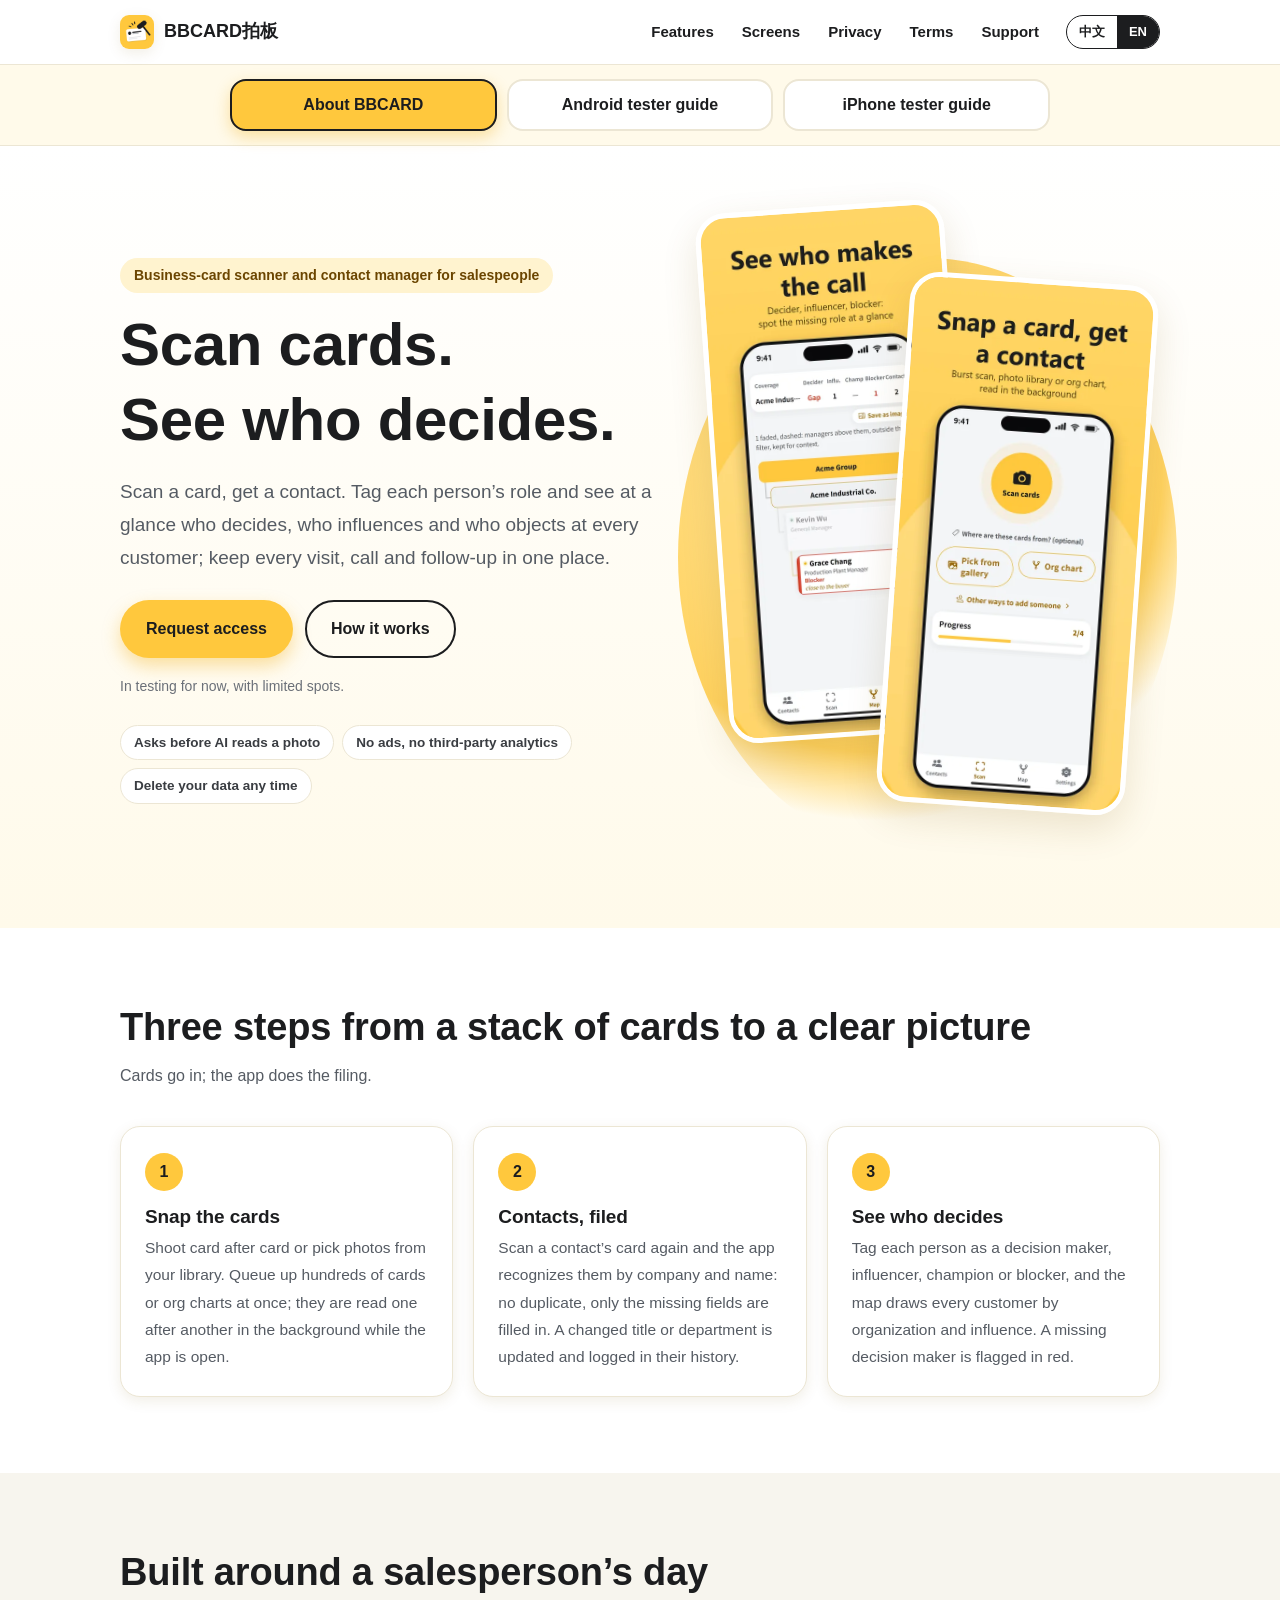
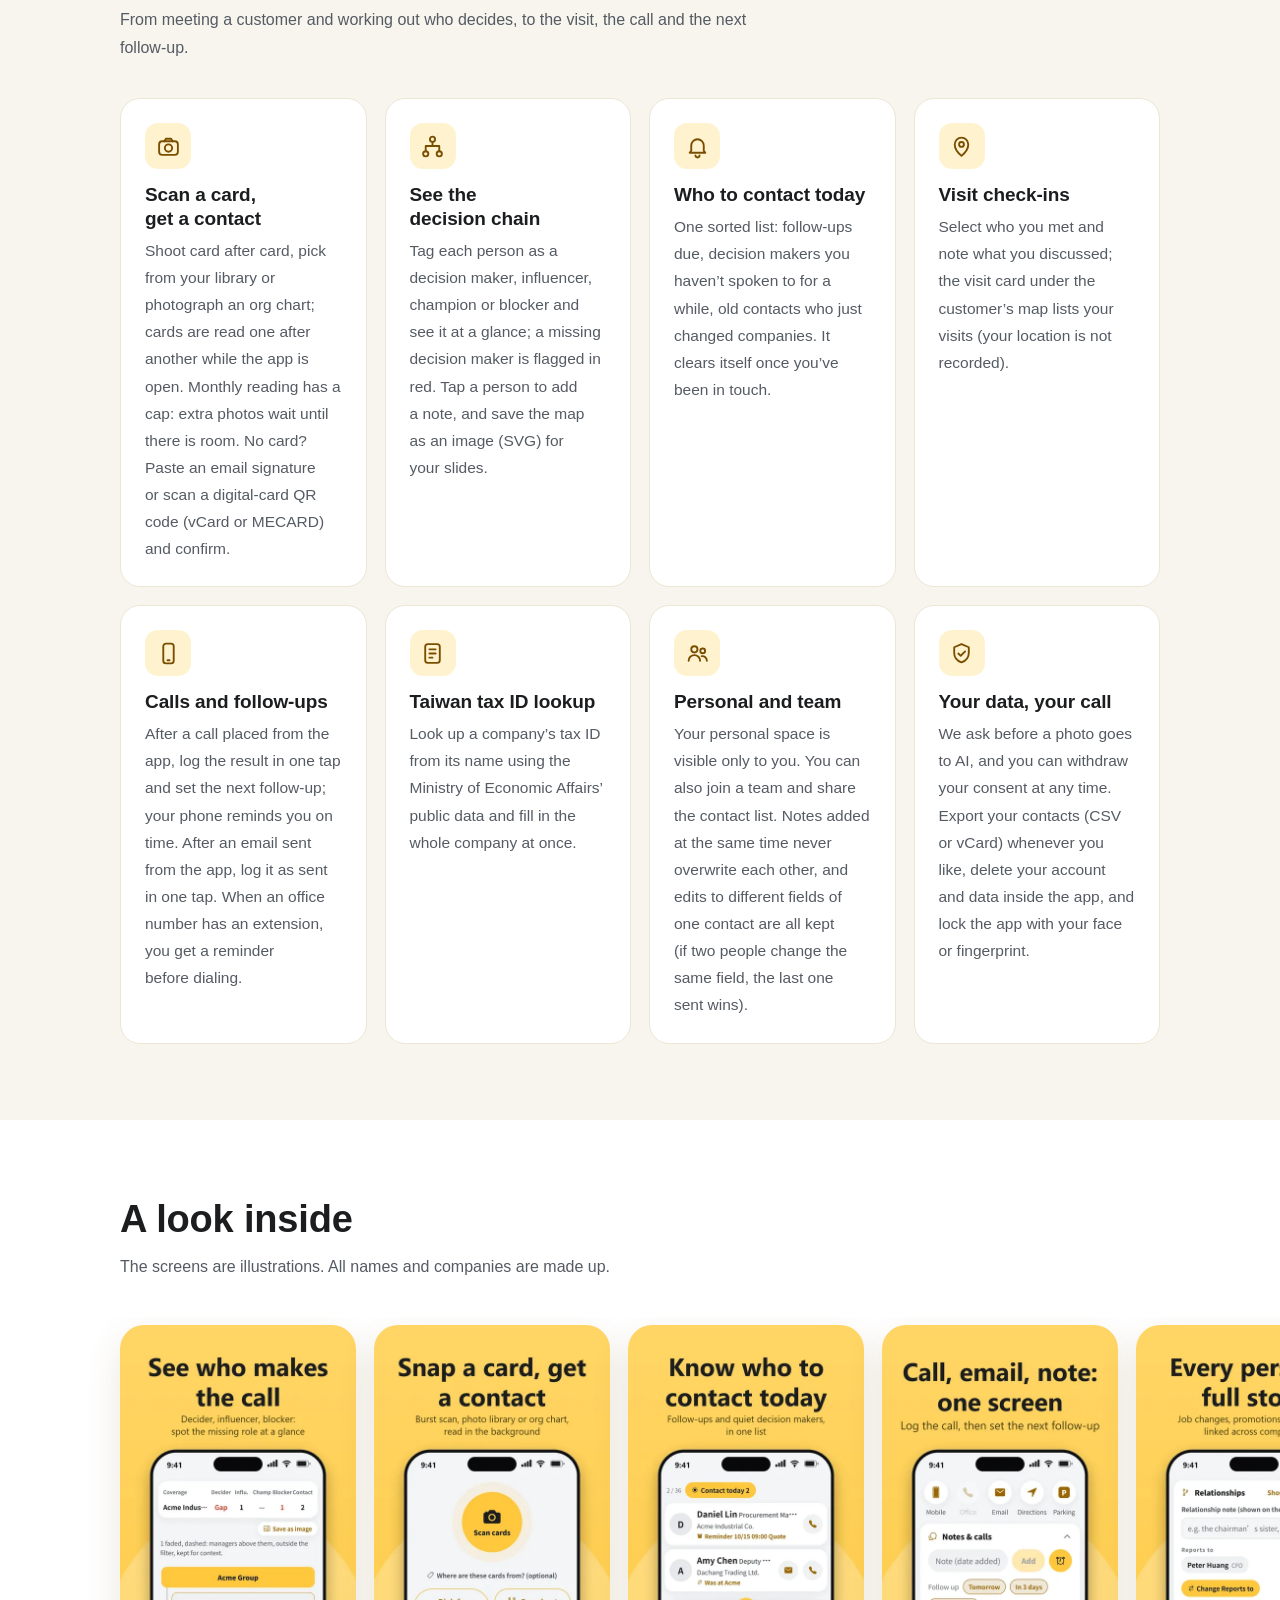
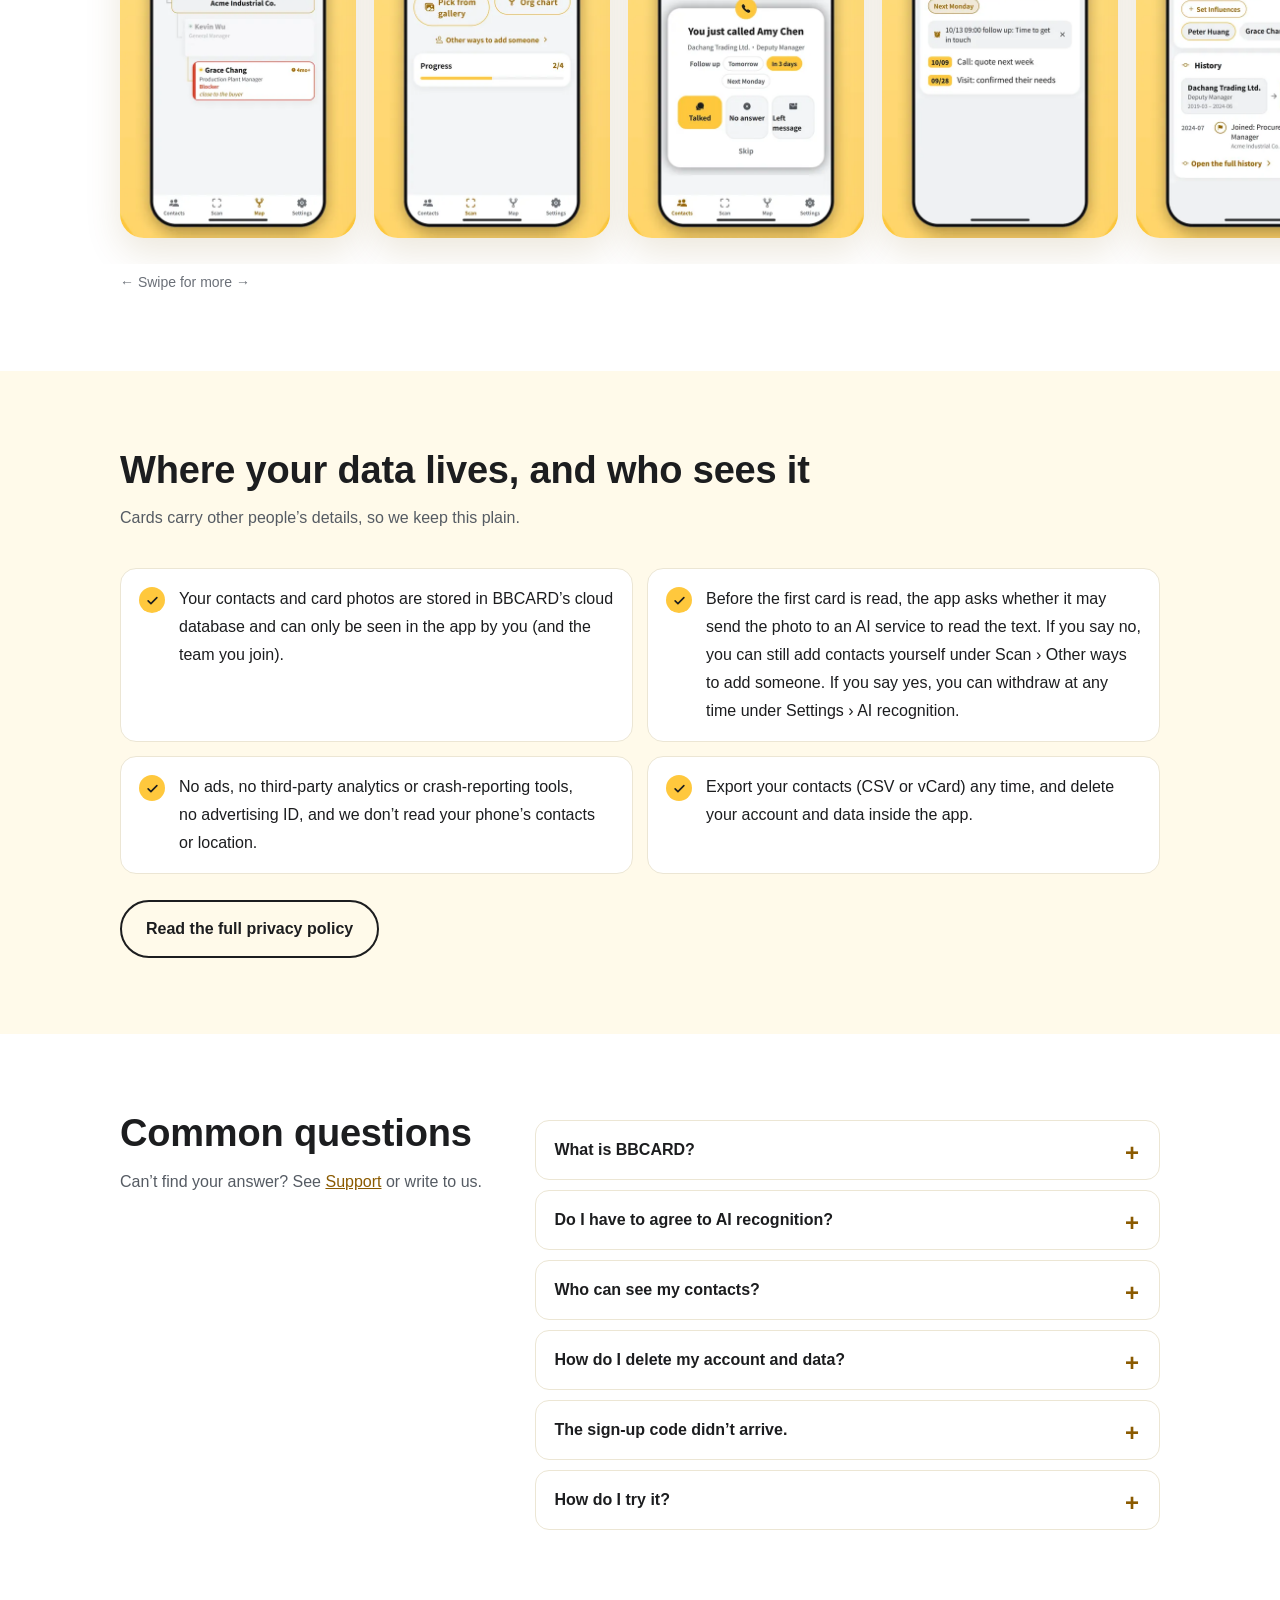
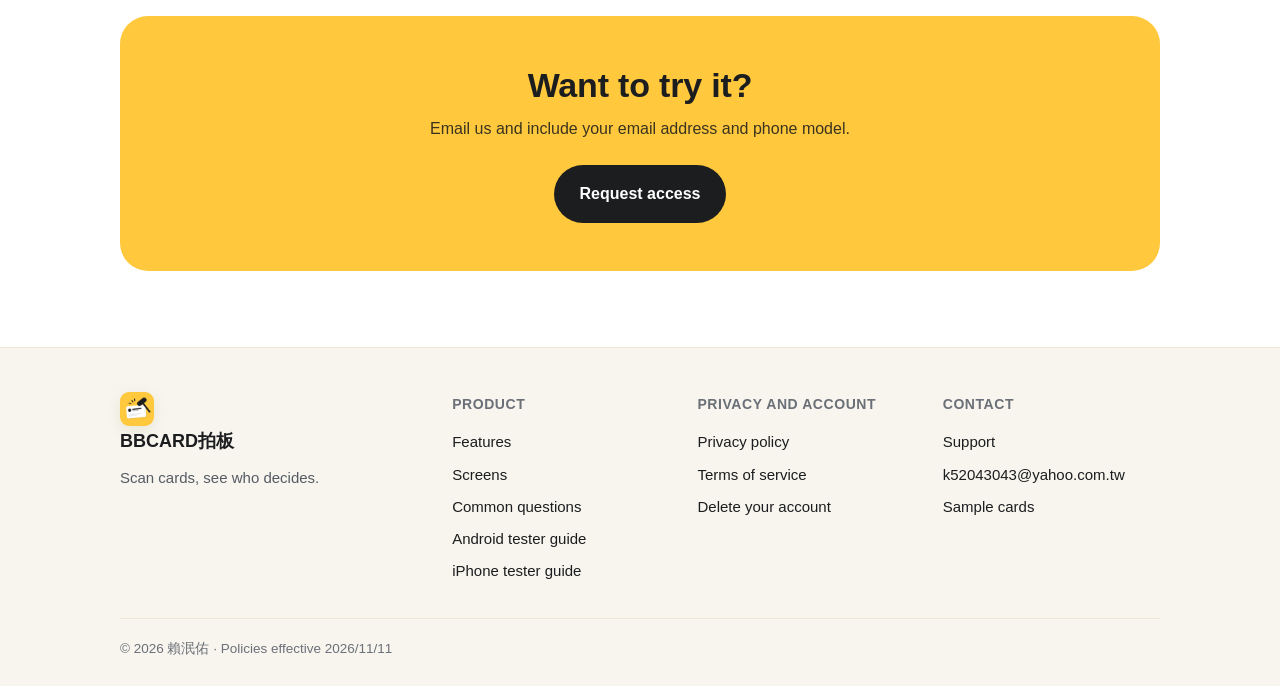
<file: index.html>
<!doctype html>
<html lang="zh-Hant" data-lang="">
<head>
<meta charset="utf-8">
<meta name="viewport" content="width=device-width, initial-scale=1">
<script>(function(){var d=document.documentElement,l=null;try{var h=location.hash.slice(1),m=location.search.match(/[?&]lang=(zh|en)\b/);if(h==='zh'||h==='en')l=h;else if(m)l=m[1];if(!l){try{l=localStorage.getItem('bb-lang')}catch(e){}}if(l!=='zh'&&l!=='en')l=/^zh/i.test(navigator.language||'')?'zh':'en'}catch(e){l='zh'}d.setAttribute('data-lang',l);d.lang=l==='zh'?'zh-Hant':'en'})();</script>
<title data-zh="BBCARD拍板｜名片掃描，看懂誰拍板" data-en="BBCARD | Scan cards, see who decides">BBCARD拍板｜名片掃描，看懂誰拍板 / BBCARD | Scan cards, see who decides</title>
<meta name="description" content="BBCARD拍板：給業務的名片掃描與客戶管理 App。拍名片自動建檔，標好角色就看懂每家客戶誰拍板，拜訪、電話、跟進一次記下。 BBCARD: a business-card scanner and contact manager for salespeople. Scan a card, tag each person’s role to see who decides at every customer, and keep visits, calls and follow-ups in one place.">
<meta name="theme-color" content="#ffc83d">
<meta name="color-scheme" content="light">
<link rel="canonical" href="https://k52043043-bit.github.io/bbcard-legal/">
<link rel="icon" type="image/png" sizes="32x32" href="assets/favicon-32.png">
<link rel="apple-touch-icon" href="assets/apple-touch-icon.png">
<meta property="og:type" content="website">
<meta property="og:site_name" content="BBCARD拍板">
<meta property="og:title" content="BBCARD拍板｜名片掃描，看懂誰拍板">
<meta property="og:description" content="BBCARD拍板：給業務的名片掃描與客戶管理 App。拍名片自動建檔，標好角色就看懂每家客戶誰拍板，拜訪、電話、跟進一次記下。">
<meta property="og:url" content="https://k52043043-bit.github.io/bbcard-legal/">
<meta property="og:image" content="https://k52043043-bit.github.io/bbcard-legal/assets/og.png">
<meta name="twitter:card" content="summary_large_image">
<link rel="stylesheet" href="assets/site.css">
<script src="assets/site.js" defer></script>
</head>
<body>
<a class="skip" href="#main"><span class="zh" lang="zh-Hant">跳到主要內容</span><span class="en" lang="en">Skip to main content</span></a>
<header class="site-head"><div class="wrap bar">
<a class="brand" href="index.html"><img src="assets/icon-192.png" width="34" height="34" alt="">BBCARD拍板</a>
<nav class="nav" aria-label="Main"><a href="index.html#features"><span class="zh" lang="zh-Hant">功能</span><span class="en" lang="en">Features</span></a><a href="index.html#screens"><span class="zh" lang="zh-Hant">畫面</span><span class="en" lang="en">Screens</span></a><a href="privacy.html"><span class="zh" lang="zh-Hant">隱私</span><span class="en" lang="en">Privacy</span></a><a href="terms.html"><span class="zh" lang="zh-Hant">條款</span><span class="en" lang="en">Terms</span></a><a href="support.html"><span class="zh" lang="zh-Hant">支援</span><span class="en" lang="en">Support</span></a></nav>
<div class="langsw" role="group" aria-label="Language"><button type="button" data-set-lang="zh" aria-pressed="false" lang="zh-Hant">中文</button><button type="button" data-set-lang="en" aria-pressed="false" lang="en">EN</button></div>
</div></header>
<main id="main">
<div class="audience"><div class="wrap"><nav class="aud" aria-label="Choose / 請選擇"><a href="index.html" aria-current="page"><span class="zh" lang="zh-Hant">認識拍板</span><span class="en" lang="en">About BBCARD</span></a><a href="test-android.html"><span class="zh" lang="zh-Hant">測試者 Android 教學</span><span class="en" lang="en">Android tester guide</span></a><a href="test-ios.html"><span class="zh" lang="zh-Hant">測試者 iOS 教學</span><span class="en" lang="en">iPhone tester guide</span></a></nav></div></div>
<section class="hero"><div class="wrap hero-grid">
<div>
<p class="eyebrow"><span class="zh" lang="zh-Hant">給業務的名片與客戶管理 App</span><span class="en" lang="en">Business-card scanner and contact manager for salespeople</span></p>
<h1><span class="zh" lang="zh-Hant">名片掃描，<br>看懂誰拍板。</span><span class="en" lang="en">Scan cards.<br>See who decides.</span></h1>
<p class="lead"><span class="zh" lang="zh-Hant">拍一張名片，自動建檔；標好每個人的角色，每家客戶誰決策、誰影響、誰反對一眼看懂；拜訪、電話、跟進一次記下，團隊分工一次看懂。</span><span class="en" lang="en">Scan a card, get a contact. Tag each person’s role and see at a glance who decides, who influences and who objects at every customer; keep every visit, call and follow-up in one place.</span></p>
<div class="cta"><a class="btn primary" href="mailto:k52043043@yahoo.com.tw?subject=BBCARD%20%E6%B8%AC%E8%A9%A6%E7%94%B3%E8%AB%8B%20%2F%20Test%20request&amp;body=%E8%AB%8B%E9%99%84%E4%B8%8A%E4%BD%A0%E7%9A%84%20Email%20%E8%88%87%E6%89%8B%E6%A9%9F%E5%9E%8B%E8%99%9F%E3%80%82%0APlease%20include%20your%20email%20address%20and%20phone%20model."><span class="zh" lang="zh-Hant">申請測試</span><span class="en" lang="en">Request access</span></a><a class="btn ghost" href="#how"><span class="zh" lang="zh-Hant">看看怎麼運作</span><span class="en" lang="en">How it works</span></a></div>
<p class="note"><span class="zh" lang="zh-Hant">目前為測試階段，名額有限。</span><span class="en" lang="en">In testing for now, with limited spots.</span></p>
<ul class="chips"><li><span class="zh" lang="zh-Hant">AI 辨識前先徵求同意</span><span class="en" lang="en">Asks before AI reads a photo</span></li><li><span class="zh" lang="zh-Hant">沒有廣告與第三方分析</span><span class="en" lang="en">No ads, no third-party analytics</span></li><li><span class="zh" lang="zh-Hant">隨時可刪除帳號與資料</span><span class="en" lang="en">Delete your data any time</span></li></ul>
</div>
<div class="stage zh" aria-hidden="true"><img class="a" src="assets/shots/zh-1.webp" width="480" height="1044" alt="" decoding="async"><img class="b" src="assets/shots/zh-2.webp" width="480" height="1044" alt="" decoding="async"></div>
<div class="stage en" aria-hidden="true"><img class="a" src="assets/shots/en-1.webp" width="480" height="1044" alt="" decoding="async"><img class="b" src="assets/shots/en-2.webp" width="480" height="1044" alt="" decoding="async"></div>
</div></section>

<section class="sec" id="how"><div class="wrap">
<h2 class="sec-title"><span class="zh" lang="zh-Hant">三步驟，從一疊名片到看懂客戶</span><span class="en" lang="en">Three steps from a stack of cards to a clear picture</span></h2>
<p class="sec-sub"><span class="zh" lang="zh-Hant">名片收進來，建檔與整理交給 App。</span><span class="en" lang="en">Cards go in; the app does the filing.</span></p>
<ol class="steps"><li class="step"><span class="n">1</span><h3><span class="zh" lang="zh-Hant">拍名片</span><span class="en" lang="en">Snap the cards</span></h3><p><span class="zh" lang="zh-Hant">用相機連拍，或從相簿挑；一次可以排入上百張名片或組織圖，App 開著時在背景一張張辨識。</span><span class="en" lang="en">Shoot card after card or pick photos from your library. Queue up hundreds of cards or org charts at once; they are read one after another in the background while the app is open.</span></p></li><li class="step"><span class="n">2</span><h3><span class="zh" lang="zh-Hant">自動建檔</span><span class="en" lang="en">Contacts, filed</span></h3><p><span class="zh" lang="zh-Hant">同一位聯絡人的名片再掃一次，會依公司與姓名認出來，只補上缺的欄位，不重複建檔；職稱或部門有變動時更新，並記進個人歷程。</span><span class="en" lang="en">Scan a contact’s card again and the app recognizes them by company and name: no duplicate, only the missing fields are filled in. A changed title or department is updated and logged in their history.</span></p></li><li class="step"><span class="n">3</span><h3><span class="zh" lang="zh-Hant">看懂誰拍板</span><span class="en" lang="en">See who decides</span></h3><p><span class="zh" lang="zh-Hant">幫每個人標上拍板、影響、支持或反對，關係圖就依組織與影響力畫出每家客戶，一眼看懂；缺決策者會標紅提醒。</span><span class="en" lang="en">Tag each person as a decision maker, influencer, champion or blocker, and the map draws every customer by organization and influence. A missing decision maker is flagged in red.</span></p></li></ol>
</div></section>

<section class="sec gray" id="features"><div class="wrap">
<h2 class="sec-title"><span class="zh" lang="zh-Hant">圍繞業務的一天設計</span><span class="en" lang="en">Built around a salesperson’s day</span></h2>
<p class="sec-sub"><span class="zh" lang="zh-Hant">從認識客戶、釐清誰拍板，到拜訪、電話與下一次跟進。</span><span class="en" lang="en">From meeting a customer and working out who decides, to the visit, the call and the next follow-up.</span></p>
<div class="cards"><article class="card"><div class="ico"><svg viewBox="0 0 24 24" aria-hidden="true" focusable="false"><rect x="3" y="7" width="18" height="13" rx="3"/><circle cx="12" cy="13.5" r="3.5"/><path d="M8 7l1.5-2.5h5L16 7"/></svg></div><h3><span class="zh" lang="zh-Hant">拍名片，自動建檔</span><span class="en" lang="en">Scan a card, get a contact</span></h3><p><span class="zh" lang="zh-Hant">連拍、相簿、組織圖都行，App 開著時在背景一張張辨識；每月有辨識張數上限，超過的先留著，有張數後再讀。沒有名片，也能貼上 Email 簽名檔，或掃數位名片 QR（vCard／MECARD），確認後新增。</span><span class="en" lang="en">Shoot card after card, pick from your library or photograph an org chart; cards are read one after another while the app is open. Monthly reading has a cap: extra photos wait until there is room. No card? Paste an email signature or scan a digital-card QR code (vCard or MECARD) and confirm.</span></p></article><article class="card"><div class="ico"><svg viewBox="0 0 24 24" aria-hidden="true" focusable="false"><circle cx="12" cy="5" r="2.5"/><circle cx="5.5" cy="19" r="2.5"/><circle cx="18.5" cy="19" r="2.5"/><path d="M12 7.5v4M12 11.5H5.5v5M12 11.5h6.5v5"/></svg></div><h3><span class="zh" lang="zh-Hant">看懂決策鏈</span><span class="en" lang="en">See the decision chain</span></h3><p><span class="zh" lang="zh-Hant">幫每個人標上拍板、影響、支持或反對，誰決策、誰影響一目了然；缺決策者會標紅提醒。在關係圖上點人就能寫附註，也能存成圖檔（SVG）放進簡報。</span><span class="en" lang="en">Tag each person as a decision maker, influencer, champion or blocker and see it at a glance; a missing decision maker is flagged in red. Tap a person to add a note, and save the map as an image (SVG) for your slides.</span></p></article><article class="card"><div class="ico"><svg viewBox="0 0 24 24" aria-hidden="true" focusable="false"><path d="M6 16v-5a6 6 0 1 1 12 0v5l1.5 2h-15z"/><path d="M10 20.5a2 2 0 0 0 4 0"/></svg></div><h3><span class="zh" lang="zh-Hant">今天該聯絡誰</span><span class="en" lang="en">Who to contact today</span></h3><p><span class="zh" lang="zh-Hant">一張清單排好：該跟進的、太久沒聯絡的決策者、剛換公司的老窗口；聯絡過就自動消失。</span><span class="en" lang="en">One sorted list: follow-ups due, decision makers you haven’t spoken to for a while, old contacts who just changed companies. It clears itself once you’ve been in touch.</span></p></article><article class="card"><div class="ico"><svg viewBox="0 0 24 24" aria-hidden="true" focusable="false"><path d="M12 21s-6.5-5.6-6.5-11a6.5 6.5 0 0 1 13 0c0 5.4-6.5 11-6.5 11z"/><circle cx="12" cy="10" r="2.3"/></svg></div><h3><span class="zh" lang="zh-Hant">拜訪打卡</span><span class="en" lang="en">Visit check-ins</span></h3><p><span class="zh" lang="zh-Hant">勾選當天見到的人、記一句談了什麼，客戶關係圖下方的拜訪卡自動列出拜訪紀錄（不記錄位置）。</span><span class="en" lang="en">Select who you met and note what you discussed; the visit card under the customer’s map lists your visits (your location is not recorded).</span></p></article><article class="card"><div class="ico"><svg viewBox="0 0 24 24" aria-hidden="true" focusable="false"><rect x="7" y="2.5" width="10" height="19" rx="2.5"/><path d="M11 18.5h2"/></svg></div><h3><span class="zh" lang="zh-Hant">電話與跟進</span><span class="en" lang="en">Calls and follow-ups</span></h3><p><span class="zh" lang="zh-Hant">從 App 撥完電話，一鍵記下結果並設下次跟進，時間到手機提醒你；從 App 寄完信，一鍵記下已寄出。公司電話有分機時，撥號前會先提醒。</span><span class="en" lang="en">After a call placed from the app, log the result in one tap and set the next follow-up; your phone reminds you on time. After an email sent from the app, log it as sent in one tap. When an office number has an extension, you get a reminder before dialing.</span></p></article><article class="card"><div class="ico"><svg viewBox="0 0 24 24" aria-hidden="true" focusable="false"><rect x="5" y="3" width="14" height="18" rx="2.5"/><path d="M9 8h6M9 12h6M9 16h3"/></svg></div><h3><span class="zh" lang="zh-Hant">一鍵查統編</span><span class="en" lang="en">Taiwan tax ID lookup</span></h3><p><span class="zh" lang="zh-Hant">用公司名稱查經濟部公開資料，整家公司一起補。</span><span class="en" lang="en">Look up a company’s tax ID from its name using the Ministry of Economic Affairs’ public data and fill in the whole company at once.</span></p></article><article class="card"><div class="ico"><svg viewBox="0 0 24 24" aria-hidden="true" focusable="false"><circle cx="9" cy="8" r="3"/><path d="M3.5 19a5.5 5.5 0 0 1 11 0"/><circle cx="17" cy="9.5" r="2.3"/><path d="M16 14.5a4.5 4.5 0 0 1 5 4.5"/></svg></div><h3><span class="zh" lang="zh-Hant">個人與團隊</span><span class="en" lang="en">Personal and team</span></h3><p><span class="zh" lang="zh-Hant">個人空間只有你看得到；也可以加入團隊與同事共用名冊。多人同時記備註不會互相蓋掉，改同一位聯絡人的不同欄位也都保留（改同一欄時以最後送出的為準）。</span><span class="en" lang="en">Your personal space is visible only to you. You can also join a team and share the contact list. Notes added at the same time never overwrite each other, and edits to different fields of one contact are all kept (if two people change the same field, the last one sent wins).</span></p></article><article class="card"><div class="ico"><svg viewBox="0 0 24 24" aria-hidden="true" focusable="false"><path d="M12 3l7 3v5.5c0 4.2-3 7.6-7 9-4-1.4-7-4.8-7-9V6z"/><path d="M9 12l2.2 2.2L15.5 10"/></svg></div><h3><span class="zh" lang="zh-Hant">資料你做主</span><span class="en" lang="en">Your data, your call</span></h3><p><span class="zh" lang="zh-Hant">照片交給 AI 辨識前先問你，隨時可撤回；名冊可隨時匯出成 CSV 或聯絡人名片檔，也能在 App 裡刪除帳號與資料；可用臉部辨識或指紋鎖住 App。</span><span class="en" lang="en">We ask before a photo goes to AI, and you can withdraw your consent at any time. Export your contacts (CSV or vCard) whenever you like, delete your account and data inside the app, and lock the app with your face or fingerprint.</span></p></article></div>
</div></section>

<section class="sec" id="screens"><div class="wrap">
<h2 class="sec-title"><span class="zh" lang="zh-Hant">畫面一覽</span><span class="en" lang="en">A look inside</span></h2>
<p class="sec-sub"><span class="zh" lang="zh-Hant">畫面為示意圖，範例人名與公司皆為虛構。</span><span class="en" lang="en">The screens are illustrations. All names and companies are made up.</span></p>
<div class="gallery zh" lang="zh-Hant"><figure><img src="assets/shots/zh-1.webp" width="480" height="1044" loading="lazy" decoding="async" alt="畫面：看懂誰拍板"></figure><figure><img src="assets/shots/zh-2.webp" width="480" height="1044" loading="lazy" decoding="async" alt="畫面：拍名片，自動建檔"></figure><figure><img src="assets/shots/zh-3.webp" width="480" height="1044" loading="lazy" decoding="async" alt="畫面：今天該聯絡誰"></figure><figure><img src="assets/shots/zh-4.webp" width="480" height="1044" loading="lazy" decoding="async" alt="畫面：電話、Email、備註，一個畫面搞定"></figure><figure><img src="assets/shots/zh-5.webp" width="480" height="1044" loading="lazy" decoding="async" alt="畫面：記得每個人的來龍去脈"></figure><figure><img src="assets/shots/zh-6.webp" width="480" height="1044" loading="lazy" decoding="async" alt="畫面：拜訪打卡，記下見到誰"></figure><figure><img src="assets/shots/zh-7.webp" width="480" height="1044" loading="lazy" decoding="async" alt="畫面：撥分機，先提醒你"></figure><figure><img src="assets/shots/zh-8.webp" width="480" height="1044" loading="lazy" decoding="async" alt="畫面：一鍵查統編"></figure></div>
<div class="gallery en" lang="en"><figure><img src="assets/shots/en-1.webp" width="480" height="1044" loading="lazy" decoding="async" alt="Screen: See who makes the call"></figure><figure><img src="assets/shots/en-2.webp" width="480" height="1044" loading="lazy" decoding="async" alt="Screen: Snap a card, get a contact"></figure><figure><img src="assets/shots/en-3.webp" width="480" height="1044" loading="lazy" decoding="async" alt="Screen: Know who to contact today"></figure><figure><img src="assets/shots/en-4.webp" width="480" height="1044" loading="lazy" decoding="async" alt="Screen: Call, email, note: one screen"></figure><figure><img src="assets/shots/en-5.webp" width="480" height="1044" loading="lazy" decoding="async" alt="Screen: Every person’s full story"></figure><figure><img src="assets/shots/en-6.webp" width="480" height="1044" loading="lazy" decoding="async" alt="Screen: Check in at every visit"></figure><figure><img src="assets/shots/en-7.webp" width="480" height="1044" loading="lazy" decoding="async" alt="Screen: Extension reminder before dialing"></figure><figure><img src="assets/shots/en-8.webp" width="480" height="1044" loading="lazy" decoding="async" alt="Screen: Look up Taiwan tax IDs"></figure></div>
<p class="hint"><span class="zh" lang="zh-Hant">← 左右滑動看更多 →</span><span class="en" lang="en">← Swipe for more →</span></p>
</div></section>

<section class="sec tint" id="privacy"><div class="wrap">
<h2 class="sec-title"><span class="zh" lang="zh-Hant">資料放哪裡、誰看得到</span><span class="en" lang="en">Where your data lives, and who sees it</span></h2>
<p class="sec-sub"><span class="zh" lang="zh-Hant">名片上是別人的資料，所以我們把話說清楚。</span><span class="en" lang="en">Cards carry other people’s details, so we keep this plain.</span></p>
<ul class="promise"><li><span class="tick"><svg viewBox="0 0 24 24" aria-hidden="true"><path d="M5 12.5l4.5 4.5L19 7.5"/></svg></span><span><span class="zh" lang="zh-Hant">名冊與名片照片存放在 BBCARD 的雲端資料庫，只有你（和你加入的團隊）在 App 裡看得到。</span><span class="en" lang="en">Your contacts and card photos are stored in BBCARD’s cloud database and can only be seen in the app by you (and the team you join).</span></span></li><li><span class="tick"><svg viewBox="0 0 24 24" aria-hidden="true"><path d="M5 12.5l4.5 4.5L19 7.5"/></svg></span><span><span class="zh" lang="zh-Hant">第一次辨識名片前，App 會先問你是否同意把照片交給 AI 服務讀出文字。不同意也能用：到「掃描」›「其他方式加人」自己輸入聯絡人；同意後隨時可在「設定 › AI 辨識」撤回。</span><span class="en" lang="en">Before the first card is read, the app asks whether it may send the photo to an AI service to read the text. If you say no, you can still add contacts yourself under Scan › Other ways to add someone. If you say yes, you can withdraw at any time under Settings › AI recognition.</span></span></li><li><span class="tick"><svg viewBox="0 0 24 24" aria-hidden="true"><path d="M5 12.5l4.5 4.5L19 7.5"/></svg></span><span><span class="zh" lang="zh-Hant">沒有廣告，沒有第三方分析或當機回報工具，不收集廣告 ID，不讀取手機通訊錄和位置。</span><span class="en" lang="en">No ads, no third-party analytics or crash-reporting tools, no advertising ID, and we don’t read your phone’s contacts or location.</span></span></li><li><span class="tick"><svg viewBox="0 0 24 24" aria-hidden="true"><path d="M5 12.5l4.5 4.5L19 7.5"/></svg></span><span><span class="zh" lang="zh-Hant">隨時可以匯出名冊（CSV 或聯絡人名片檔），也可以在 App 裡刪除帳號與資料。</span><span class="en" lang="en">Export your contacts (CSV or vCard) any time, and delete your account and data inside the app.</span></span></li></ul>
<a class="btn ghost" href="privacy.html"><span class="zh" lang="zh-Hant">看完整隱私權政策</span><span class="en" lang="en">Read the full privacy policy</span></a>
</div></section>

<section class="sec" id="faq"><div class="wrap faq-grid">
<div><h2 class="sec-title"><span class="zh" lang="zh-Hant">常見問題</span><span class="en" lang="en">Common questions</span></h2>
<p class="sec-sub"><span class="zh" lang="zh-Hant">找不到答案？到<a href="support.html">支援頁</a>看看，或寫信給我們。</span><span class="en" lang="en">Can’t find your answer? See <a href="support.html">Support</a> or write to us.</span></p></div>
<div class="faq"><details><summary><span class="zh" lang="zh-Hant">BBCARD拍板是什麼？</span><span class="en" lang="en">What is BBCARD?</span></summary><p><span class="zh" lang="zh-Hant">給業務用的名片與客戶管理 App：拍名片自動建檔，標好每個人的角色後畫出每家客戶的決策關係圖，並記錄拜訪、電話與跟進。</span><span class="en" lang="en">A business-card and customer-management app for salespeople: scan cards into contacts, tag each person’s role to get each customer’s relationship map, and log visits, calls and follow-ups.</span></p></details><details><summary><span class="zh" lang="zh-Hant">一定要同意 AI 辨識嗎？</span><span class="en" lang="en">Do I have to agree to AI recognition?</span></summary><p><span class="zh" lang="zh-Hant">不用。不同意也能使用：到「掃描」›「其他方式加人」自己輸入聯絡人；同意後可以隨時在「設定 › AI 辨識」撤回。</span><span class="en" lang="en">No. You can still use the app and add contacts yourself under Scan › Other ways to add someone. If you agree, you can withdraw any time under Settings › AI recognition.</span></p></details><details><summary><span class="zh" lang="zh-Hant">我的名片資料誰看得到？</span><span class="en" lang="en">Who can see my contacts?</span></summary><p><span class="zh" lang="zh-Hant">個人空間只有你看得到。加入團隊後，團隊名冊由同一個團隊的成員共用，由負責人決定誰加入。細節見<a href="privacy.html">隱私權政策</a>。</span><span class="en" lang="en">Your personal space is visible only to you. In a team, the team’s contacts are shared by its members, and the owner decides who joins. Details are in the <a href="privacy.html">privacy policy</a>.</span></p></details><details><summary><span class="zh" lang="zh-Hant">怎麼刪除帳號與資料？</span><span class="en" lang="en">How do I delete my account and data?</span></summary><p><span class="zh" lang="zh-Hant">在 App 裡到「設定 › 隱私與條款 › 刪除資料與帳號」即可；登不進去也可以來信。步驟見<a href="delete-account.html">刪除帳號說明</a>。</span><span class="en" lang="en">In the app go to Settings › Privacy &amp; terms › Delete data &amp; account. If you can’t sign in, write to us. The steps are in <a href="delete-account.html">how to delete your account</a>.</span></p></details><details><summary><span class="zh" lang="zh-Hant">收不到驗證碼怎麼辦？</span><span class="en" lang="en">The sign-up code didn’t arrive.</span></summary><p><span class="zh" lang="zh-Hant">先看垃圾郵件匣，等一分鐘再按「重寄驗證碼」；還是收不到，請來信，我們會協助。</span><span class="en" lang="en">Check your spam folder, wait a minute and tap “Send the code again”; if it still doesn’t come, write to us and we’ll help.</span></p></details><details><summary><span class="zh" lang="zh-Hant">怎麼申請試用？</span><span class="en" lang="en">How do I try it?</span></summary><p><span class="zh" lang="zh-Hant">目前為測試階段，名額有限。請寫信給我們，附上你的 Email 與手機型號。</span><span class="en" lang="en">BBCARD is in testing with limited spots. Email us and include your email address and phone model.</span></p></details></div>
</div></section>

<section class="sec" style="padding-top:0"><div class="wrap"><div class="cta-band">
<h2><span class="zh" lang="zh-Hant">想試試看？</span><span class="en" lang="en">Want to try it?</span></h2>
<p><span class="zh" lang="zh-Hant">寫信給我們，附上你的 Email 與手機型號。</span><span class="en" lang="en">Email us and include your email address and phone model.</span></p>
<a class="btn dark" href="mailto:k52043043@yahoo.com.tw?subject=BBCARD%20%E6%B8%AC%E8%A9%A6%E7%94%B3%E8%AB%8B%20%2F%20Test%20request&amp;body=%E8%AB%8B%E9%99%84%E4%B8%8A%E4%BD%A0%E7%9A%84%20Email%20%E8%88%87%E6%89%8B%E6%A9%9F%E5%9E%8B%E8%99%9F%E3%80%82%0APlease%20include%20your%20email%20address%20and%20phone%20model."><span class="zh" lang="zh-Hant">申請測試</span><span class="en" lang="en">Request access</span></a>
</div></div></section>
</main>
<footer class="site-foot"><div class="wrap">
<div class="foot">
<div><a class="brand" href="index.html" style="padding:0"><img src="assets/icon-192.png" width="34" height="34" alt="">BBCARD拍板</a><p><span class="zh" lang="zh-Hant">名片掃描，看懂誰拍板。</span><span class="en" lang="en">Scan cards, see who decides.</span></p></div>
<div><h4><span class="zh" lang="zh-Hant">產品</span><span class="en" lang="en">Product</span></h4><a href="index.html#features"><span class="zh" lang="zh-Hant">功能</span><span class="en" lang="en">Features</span></a><a href="index.html#screens"><span class="zh" lang="zh-Hant">畫面一覽</span><span class="en" lang="en">Screens</span></a><a href="index.html#faq"><span class="zh" lang="zh-Hant">常見問題</span><span class="en" lang="en">Common questions</span></a><a href="test-android.html"><span class="zh" lang="zh-Hant">測試者 Android 教學</span><span class="en" lang="en">Android tester guide</span></a><a href="test-ios.html"><span class="zh" lang="zh-Hant">測試者 iOS 教學</span><span class="en" lang="en">iPhone tester guide</span></a></div>
<div><h4><span class="zh" lang="zh-Hant">隱私與帳號</span><span class="en" lang="en">Privacy and account</span></h4><a href="privacy.html"><span class="zh" lang="zh-Hant">隱私權政策</span><span class="en" lang="en">Privacy policy</span></a><a href="terms.html"><span class="zh" lang="zh-Hant">服務條款</span><span class="en" lang="en">Terms of service</span></a><a href="delete-account.html"><span class="zh" lang="zh-Hant">刪除帳號</span><span class="en" lang="en">Delete your account</span></a></div>
<div><h4><span class="zh" lang="zh-Hant">聯絡</span><span class="en" lang="en">Contact</span></h4><a href="support.html"><span class="zh" lang="zh-Hant">支援</span><span class="en" lang="en">Support</span></a><a href="mailto:k52043043@yahoo.com.tw">k52043043@yahoo.com.tw</a><a href="sample-cards.html"><span class="zh" lang="zh-Hant">範例名片</span><span class="en" lang="en">Sample cards</span></a></div>
</div>
<div class="legal-line">© 2026 賴泯佑 · <span class="zh" lang="zh-Hant">政策生效日期</span><span class="en" lang="en">Policies effective</span> 2026/11/11</div>
</div></footer>
</body>
</html>
</file>
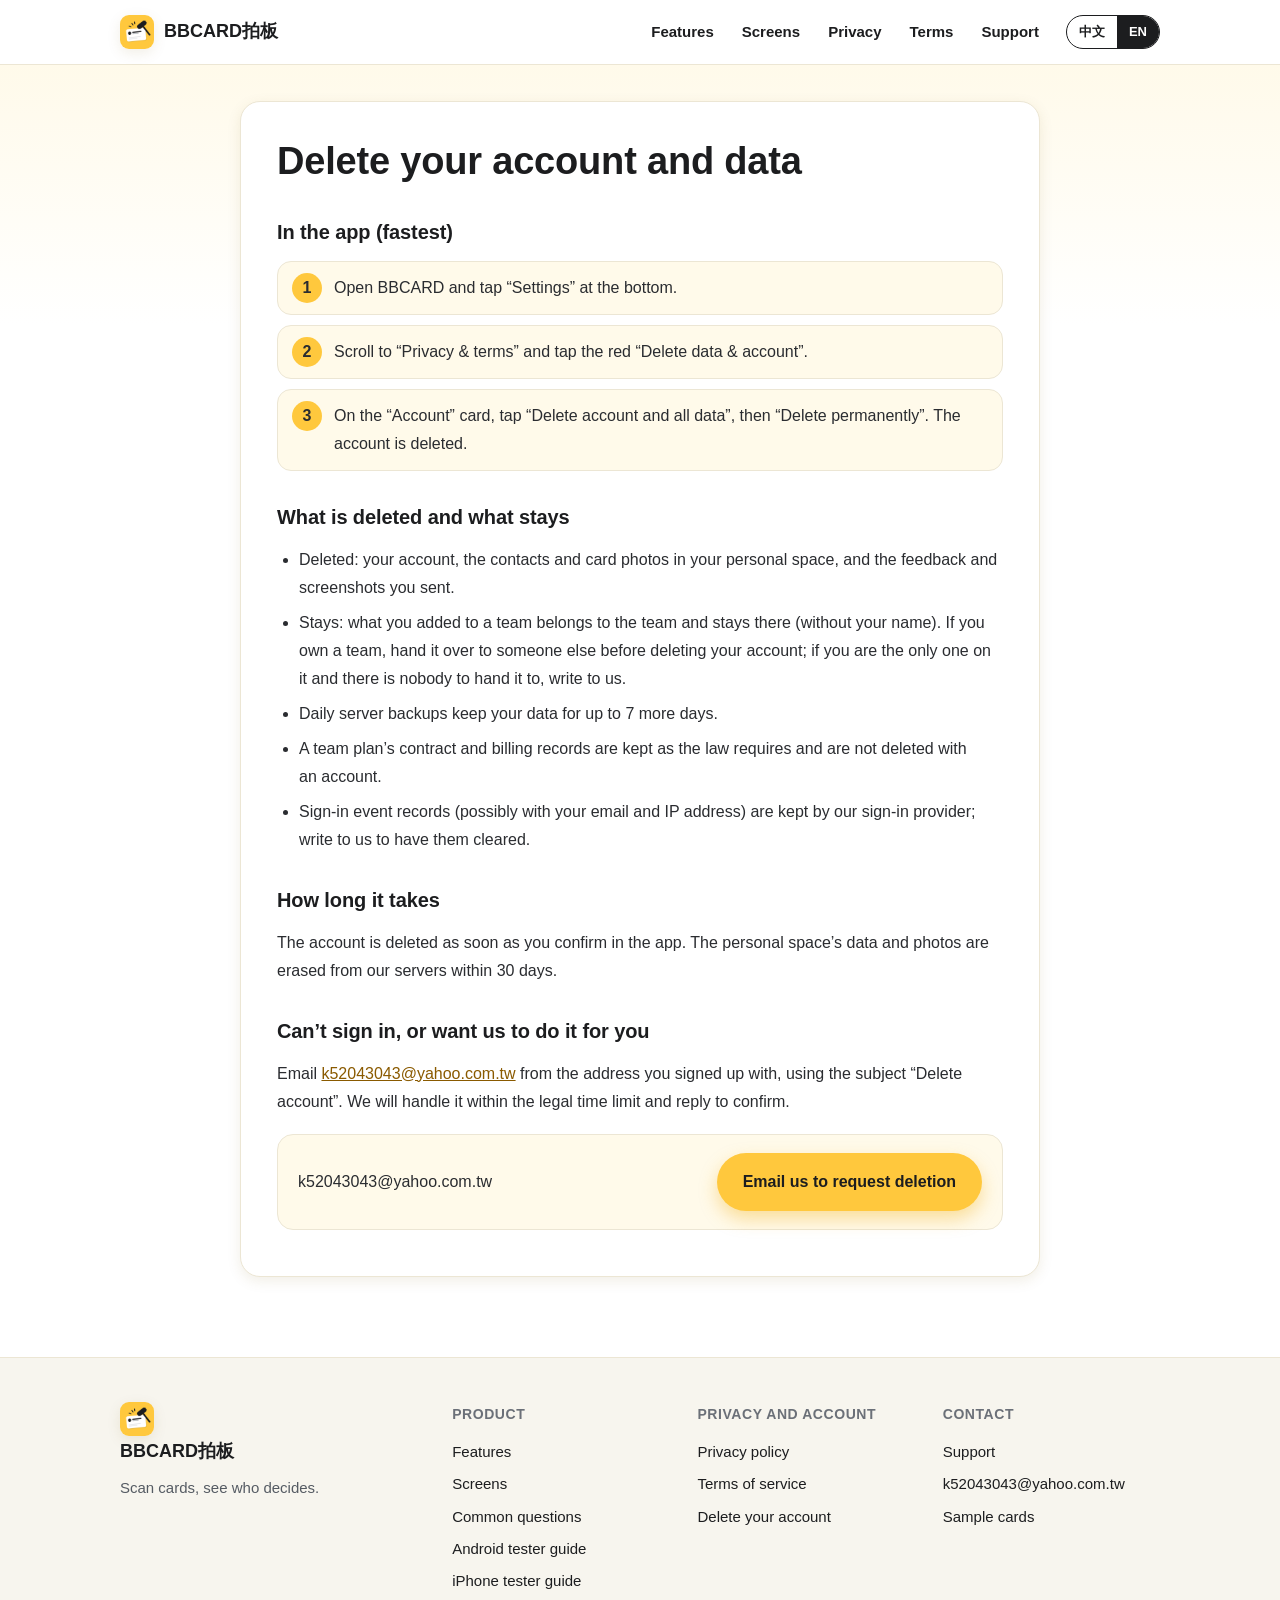
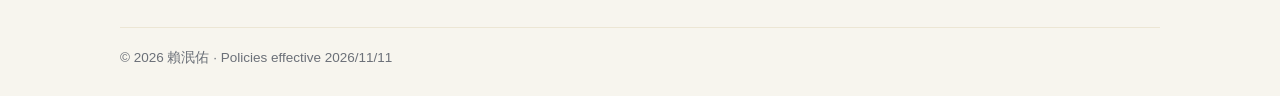
<file: delete-account.html>
<!doctype html>
<html lang="zh-Hant" data-lang="">
<head>
<meta charset="utf-8">
<meta name="viewport" content="width=device-width, initial-scale=1">
<script>(function(){var d=document.documentElement,l=null;try{var h=location.hash.slice(1),m=location.search.match(/[?&]lang=(zh|en)\b/);if(h==='zh'||h==='en')l=h;else if(m)l=m[1];if(!l){try{l=localStorage.getItem('bb-lang')}catch(e){}}if(l!=='zh'&&l!=='en')l=/^zh/i.test(navigator.language||'')?'zh':'en'}catch(e){l='zh'}d.setAttribute('data-lang',l);d.lang=l==='zh'?'zh-Hant':'en'})();</script>
<title data-zh="刪除帳號｜BBCARD拍板" data-en="Delete your account | BBCARD">刪除帳號｜BBCARD拍板 / Delete your account | BBCARD</title>
<meta name="description" content="如何在 BBCARD拍板裡刪除你的帳號與資料，會刪掉什麼、留下什麼。 How to delete your BBCARD account and data, and what is deleted and what stays.">
<meta name="theme-color" content="#ffc83d">
<meta name="color-scheme" content="light">
<link rel="canonical" href="https://k52043043-bit.github.io/bbcard-legal/delete-account.html">
<link rel="icon" type="image/png" sizes="32x32" href="assets/favicon-32.png">
<link rel="apple-touch-icon" href="assets/apple-touch-icon.png">
<meta property="og:type" content="website">
<meta property="og:site_name" content="BBCARD拍板">
<meta property="og:title" content="刪除帳號｜BBCARD拍板">
<meta property="og:description" content="如何在 BBCARD拍板裡刪除你的帳號與資料，會刪掉什麼、留下什麼。">
<meta property="og:url" content="https://k52043043-bit.github.io/bbcard-legal/delete-account.html">
<meta property="og:image" content="https://k52043043-bit.github.io/bbcard-legal/assets/og.png">
<meta name="twitter:card" content="summary_large_image">
<link rel="stylesheet" href="assets/site.css">
<script src="assets/site.js" defer></script>
</head>
<body>
<a class="skip" href="#main"><span class="zh" lang="zh-Hant">跳到主要內容</span><span class="en" lang="en">Skip to main content</span></a>
<header class="site-head"><div class="wrap bar">
<a class="brand" href="index.html"><img src="assets/icon-192.png" width="34" height="34" alt="">BBCARD拍板</a>
<nav class="nav" aria-label="Main"><a href="index.html#features"><span class="zh" lang="zh-Hant">功能</span><span class="en" lang="en">Features</span></a><a href="index.html#screens"><span class="zh" lang="zh-Hant">畫面</span><span class="en" lang="en">Screens</span></a><a href="privacy.html"><span class="zh" lang="zh-Hant">隱私</span><span class="en" lang="en">Privacy</span></a><a href="terms.html"><span class="zh" lang="zh-Hant">條款</span><span class="en" lang="en">Terms</span></a><a href="support.html"><span class="zh" lang="zh-Hant">支援</span><span class="en" lang="en">Support</span></a></nav>
<div class="langsw" role="group" aria-label="Language"><button type="button" data-set-lang="zh" aria-pressed="false" lang="zh-Hant">中文</button><button type="button" data-set-lang="en" aria-pressed="false" lang="en">EN</button></div>
</div></header>
<main id="main" class="doc-page"><div class="wrap">
<div class="zh" lang="zh-Hant">
<div class="doc-solo"><article class="doc"><h1>刪除帳號與資料</h1>
<h2>在 App 裡刪除（最快）</h2>
<ol class="num">
<li>打開 BBCARD拍板，點下方「設定」。</li>
<li>往下找到「隱私與條款」，點紅字的「刪除資料與帳號」。</li>
<li>在「帳號」那張卡片按「刪除帳號與所有資料」，再按「永久刪除」，帳號就會刪除。</li>
</ol>
<h2>會刪掉什麼、留下什麼</h2>
<ul>
<li>會刪除：你的帳號、你個人空間的名冊和名片照片、你送出的意見回饋與截圖。</li>
<li>會留下：你在團隊裡建立的資料屬於團隊，會留在團隊裡（不再顯示你的名字）。你是團隊負責人時，要先把團隊移交給別人才能刪除帳號；團隊裡只有你一個人、沒有人可移交時，請寫信給我們。</li>
<li>伺服器的每日備份最多再保留 7 天。</li>
<li>團隊方案的合約與帳單紀錄依法保存，不會隨帳號刪除。</li>
<li>登入系統的登入事件紀錄（可能含 Email 與 IP 位址）由供應商保存；要清除請寫信給我們。</li>
</ul>
<h2>要多久</h2>
<p>在 App 裡按下確認後，帳號會立刻刪除。個人空間的資料與照片在 30 天內從伺服器清除。</p>
<h2>登不進去，或是想請我們代為處理</h2>
<p>請用註冊的 Email 寄信到 <a href="mailto:k52043043@yahoo.com.tw">k52043043@yahoo.com.tw</a>，主旨寫「刪除帳號」，我們會在法定期限內處理，並回信告知。</p>
<div class="mailcard"><p>k52043043@yahoo.com.tw</p><a class="btn primary" href="mailto:k52043043@yahoo.com.tw?subject=%E5%88%AA%E9%99%A4%E5%B8%B3%E8%99%9F%20%2F%20Delete%20account&amp;body=%E8%AB%8B%E5%88%AA%E9%99%A4%E6%88%91%E7%9A%84%20BBCARD%20%E5%B8%B3%E8%99%9F%E8%88%87%E8%B3%87%E6%96%99%E3%80%82%0APlease%20delete%20my%20BBCARD%20account%20and%20data.">寫信申請刪除</a></div>
</article></div>
</div>
<div class="en" lang="en">
<div class="doc-solo"><article class="doc"><h1>Delete your account and data</h1>
<h2>In the app (fastest)</h2>
<ol class="num">
<li>Open BBCARD and tap “Settings” at the bottom.</li>
<li>Scroll to “Privacy &amp; terms” and tap the red “Delete data &amp; account”.</li>
<li>On the “Account” card, tap “Delete account and all data”, then “Delete permanently”. The account is deleted.</li>
</ol>
<h2>What is deleted and what stays</h2>
<ul>
<li>Deleted: your account, the contacts and card photos in your personal space, and the feedback and screenshots you sent.</li>
<li>Stays: what you added to a team belongs to the team and stays there (without your name). If you own a team, hand it over to someone else before deleting your account; if you are the only one on it and there is nobody to hand it to, write to us.</li>
<li>Daily server backups keep your data for up to 7 more days.</li>
<li>A team plan’s contract and billing records are kept as the law requires and are not deleted with an account.</li>
<li>Sign-in event records (possibly with your email and IP address) are kept by our sign-in provider; write to us to have them cleared.</li>
</ul>
<h2>How long it takes</h2>
<p>The account is deleted as soon as you confirm in the app. The personal space’s data and photos are erased from our servers within 30 days.</p>
<h2>Can’t sign in, or want us to do it for you</h2>
<p>Email <a href="mailto:k52043043@yahoo.com.tw">k52043043@yahoo.com.tw</a> from the address you signed up with, using the subject “Delete account”. We will handle it within the legal time limit and reply to confirm.</p>
<div class="mailcard"><p>k52043043@yahoo.com.tw</p><a class="btn primary" href="mailto:k52043043@yahoo.com.tw?subject=%E5%88%AA%E9%99%A4%E5%B8%B3%E8%99%9F%20%2F%20Delete%20account&amp;body=%E8%AB%8B%E5%88%AA%E9%99%A4%E6%88%91%E7%9A%84%20BBCARD%20%E5%B8%B3%E8%99%9F%E8%88%87%E8%B3%87%E6%96%99%E3%80%82%0APlease%20delete%20my%20BBCARD%20account%20and%20data.">Email us to request deletion</a></div>
</article></div>
</div>
</div></main>
<footer class="site-foot"><div class="wrap">
<div class="foot">
<div><a class="brand" href="index.html" style="padding:0"><img src="assets/icon-192.png" width="34" height="34" alt="">BBCARD拍板</a><p><span class="zh" lang="zh-Hant">名片掃描，看懂誰拍板。</span><span class="en" lang="en">Scan cards, see who decides.</span></p></div>
<div><h4><span class="zh" lang="zh-Hant">產品</span><span class="en" lang="en">Product</span></h4><a href="index.html#features"><span class="zh" lang="zh-Hant">功能</span><span class="en" lang="en">Features</span></a><a href="index.html#screens"><span class="zh" lang="zh-Hant">畫面一覽</span><span class="en" lang="en">Screens</span></a><a href="index.html#faq"><span class="zh" lang="zh-Hant">常見問題</span><span class="en" lang="en">Common questions</span></a><a href="test-android.html"><span class="zh" lang="zh-Hant">測試者 Android 教學</span><span class="en" lang="en">Android tester guide</span></a><a href="test-ios.html"><span class="zh" lang="zh-Hant">測試者 iOS 教學</span><span class="en" lang="en">iPhone tester guide</span></a></div>
<div><h4><span class="zh" lang="zh-Hant">隱私與帳號</span><span class="en" lang="en">Privacy and account</span></h4><a href="privacy.html"><span class="zh" lang="zh-Hant">隱私權政策</span><span class="en" lang="en">Privacy policy</span></a><a href="terms.html"><span class="zh" lang="zh-Hant">服務條款</span><span class="en" lang="en">Terms of service</span></a><a href="delete-account.html"><span class="zh" lang="zh-Hant">刪除帳號</span><span class="en" lang="en">Delete your account</span></a></div>
<div><h4><span class="zh" lang="zh-Hant">聯絡</span><span class="en" lang="en">Contact</span></h4><a href="support.html"><span class="zh" lang="zh-Hant">支援</span><span class="en" lang="en">Support</span></a><a href="mailto:k52043043@yahoo.com.tw">k52043043@yahoo.com.tw</a><a href="sample-cards.html"><span class="zh" lang="zh-Hant">範例名片</span><span class="en" lang="en">Sample cards</span></a></div>
</div>
<div class="legal-line">© 2026 賴泯佑 · <span class="zh" lang="zh-Hant">政策生效日期</span><span class="en" lang="en">Policies effective</span> 2026/11/11</div>
</div></footer>
</body>
</html>
</file>
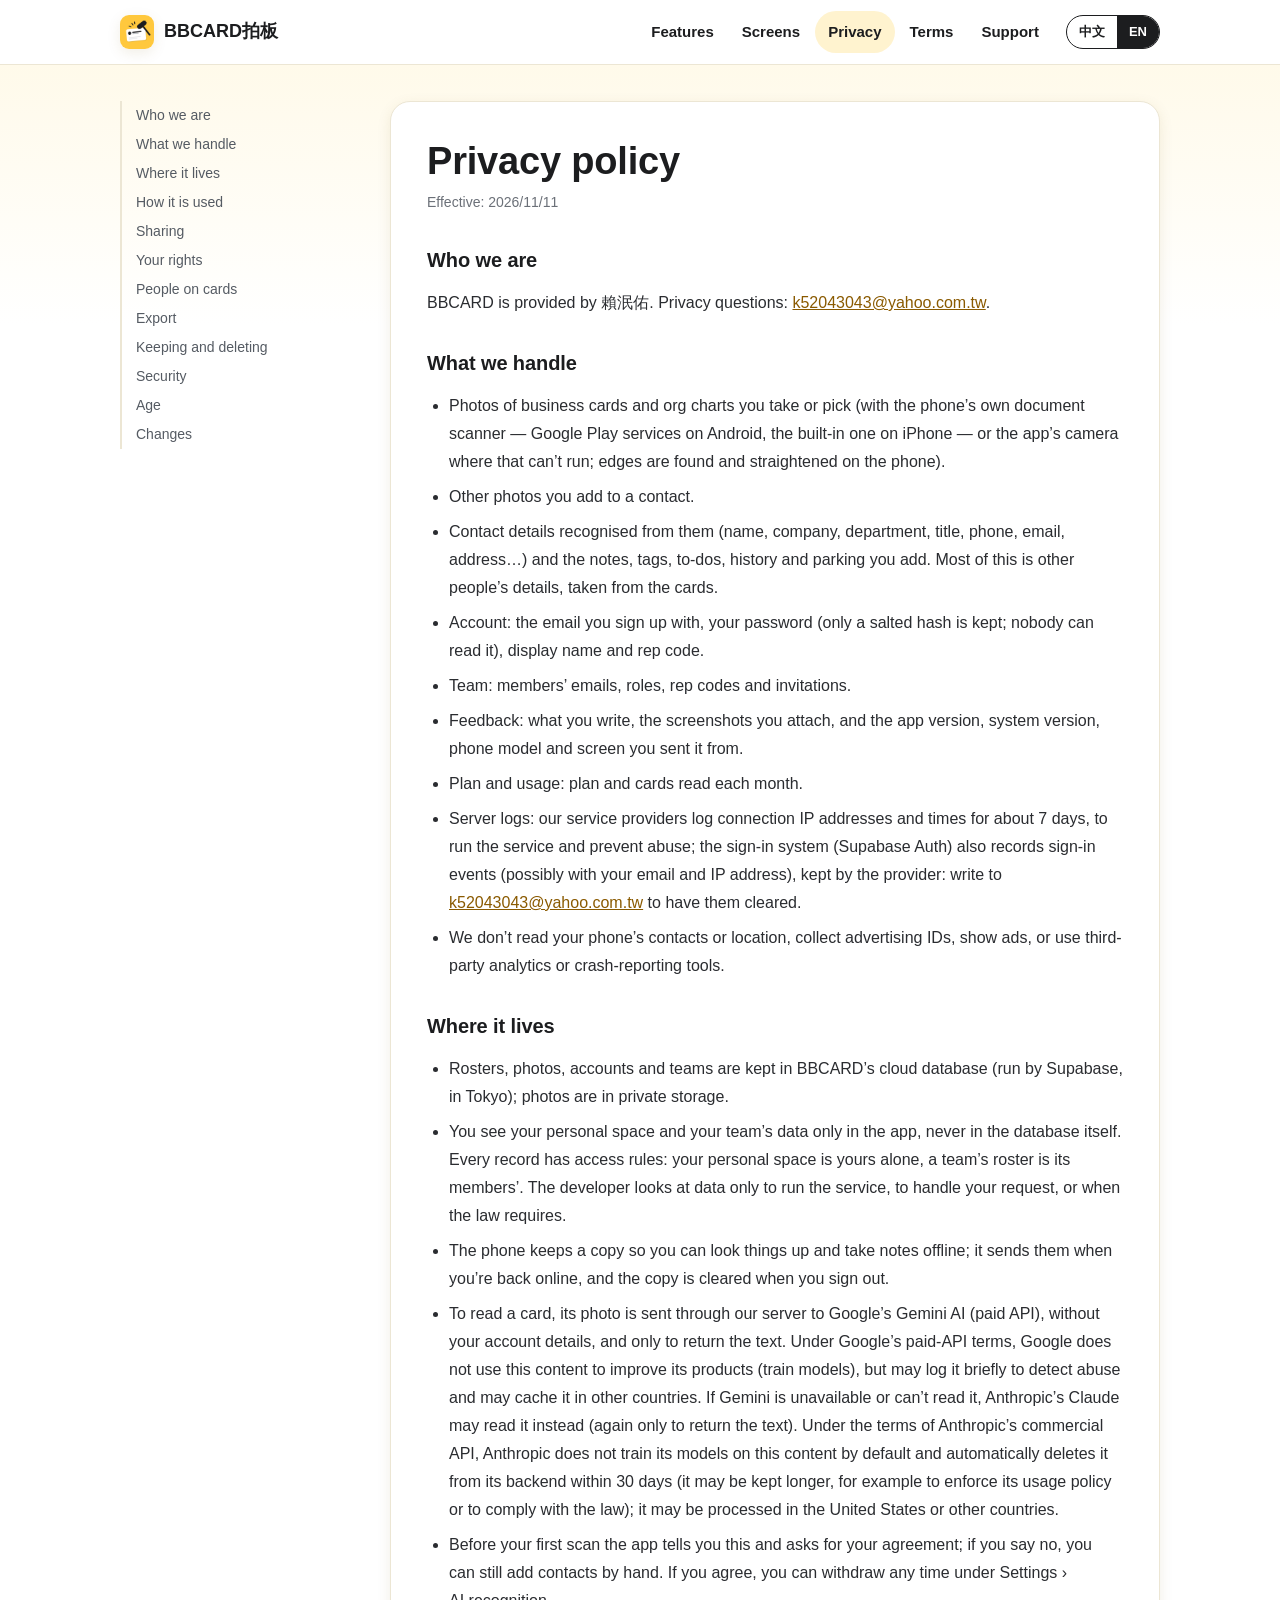
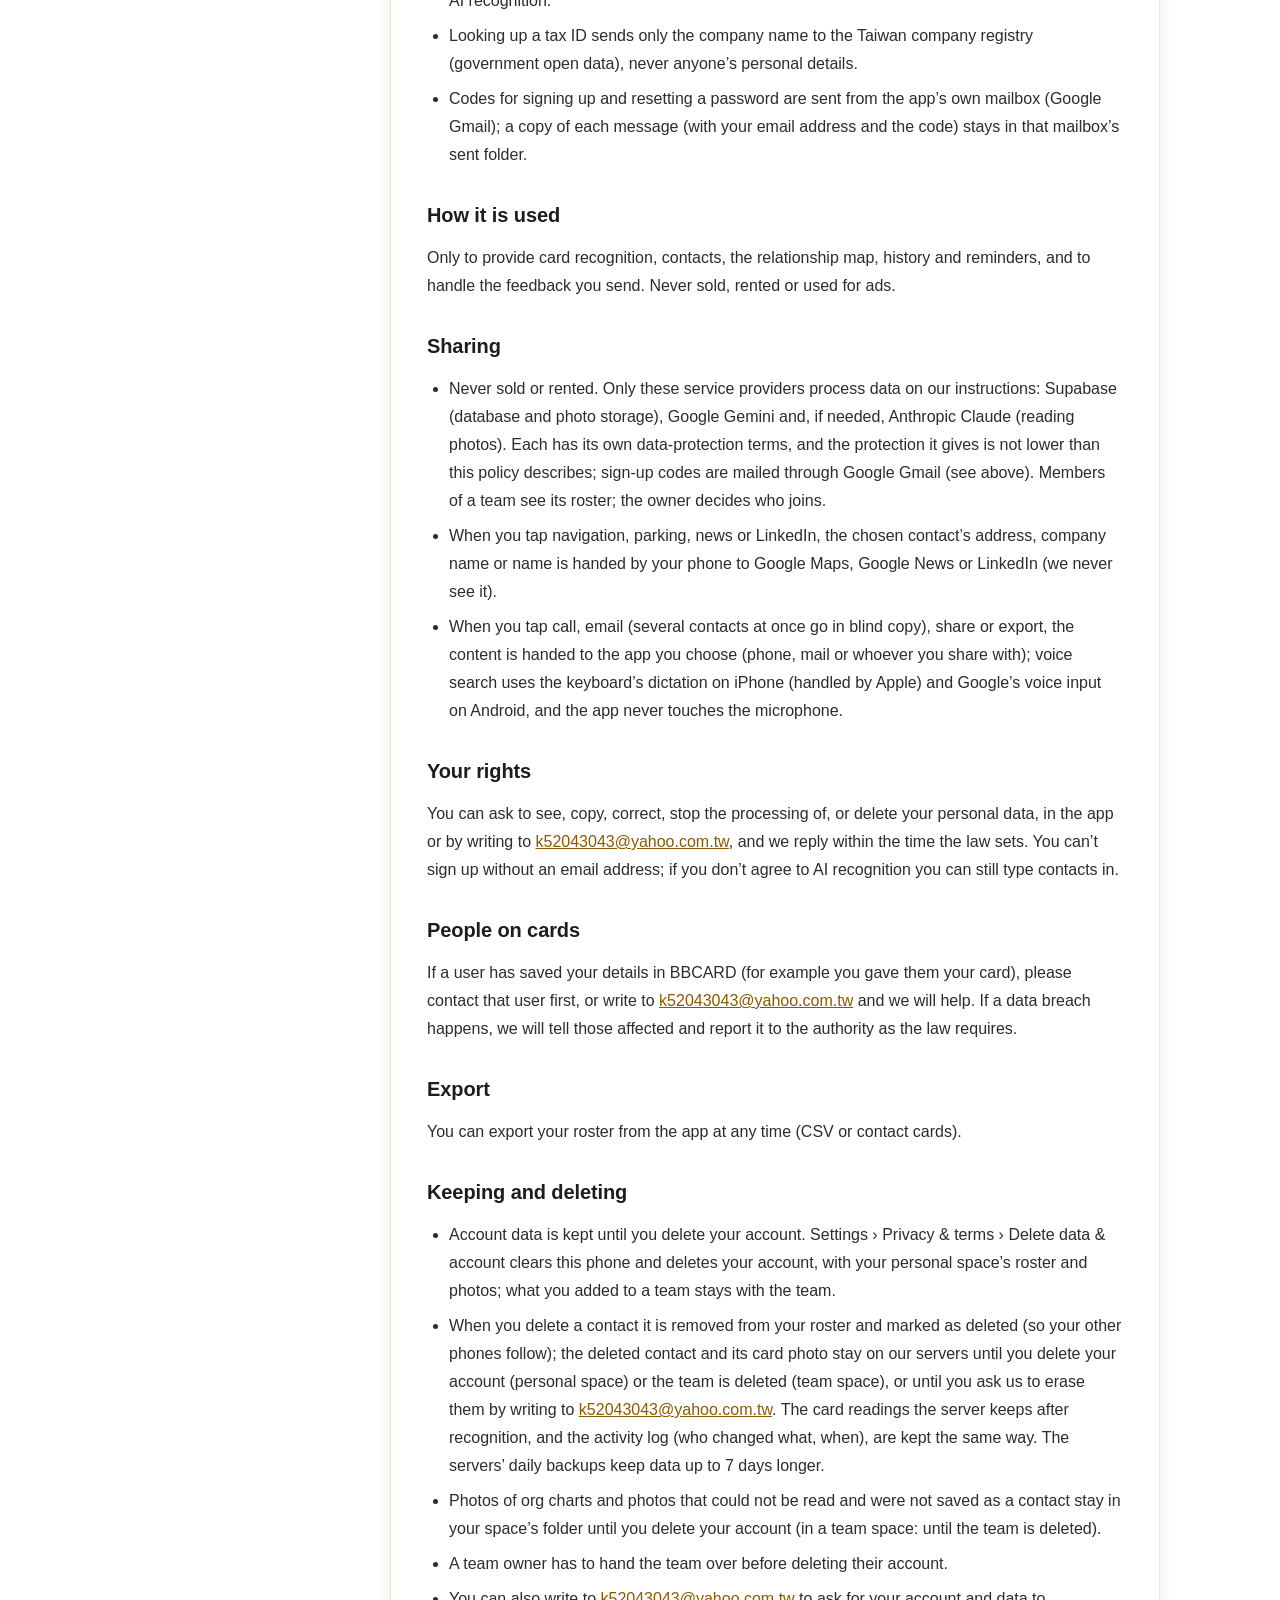
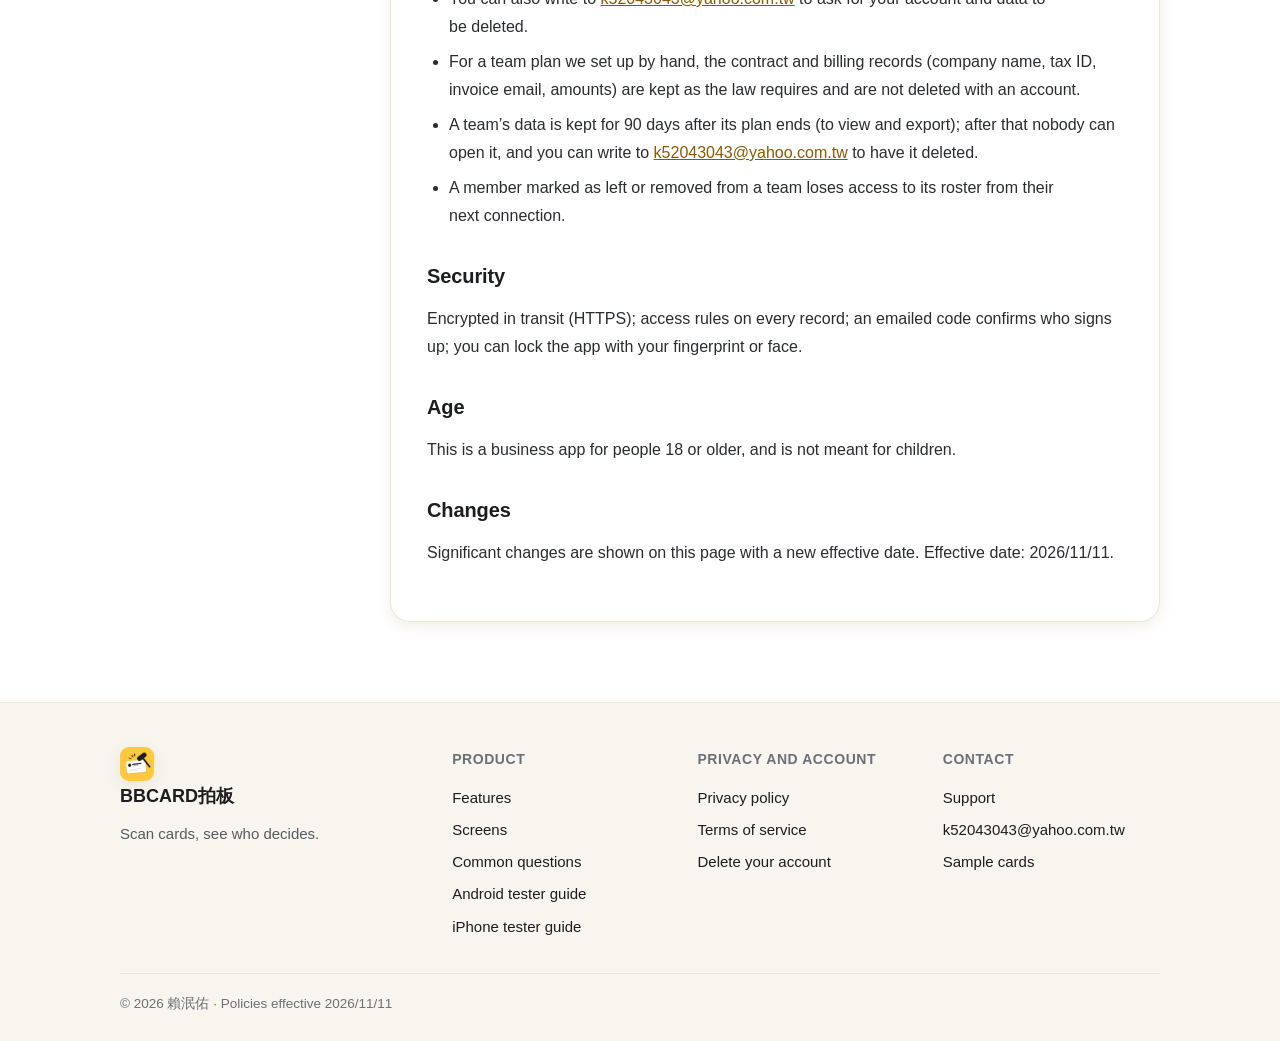
<file: privacy.html>
<!doctype html>
<html lang="zh-Hant" data-lang="">
<head>
<meta charset="utf-8">
<meta name="viewport" content="width=device-width, initial-scale=1">
<script>(function(){var d=document.documentElement,l=null;try{var h=location.hash.slice(1),m=location.search.match(/[?&]lang=(zh|en)\b/);if(h==='zh'||h==='en')l=h;else if(m)l=m[1];if(!l){try{l=localStorage.getItem('bb-lang')}catch(e){}}if(l!=='zh'&&l!=='en')l=/^zh/i.test(navigator.language||'')?'zh':'en'}catch(e){l='zh'}d.setAttribute('data-lang',l);d.lang=l==='zh'?'zh-Hant':'en'})();</script>
<title data-zh="隱私權政策｜BBCARD拍板" data-en="Privacy policy | BBCARD">隱私權政策｜BBCARD拍板 / Privacy policy | BBCARD</title>
<meta name="description" content="BBCARD拍板如何處理你的資料：蒐集什麼、為什麼、誰能看到、保存多久，以及如何刪除。 How BBCARD handles your data: what we collect, why, who can see it, how long it is kept, and how to delete it.">
<meta name="theme-color" content="#ffc83d">
<meta name="color-scheme" content="light">
<link rel="canonical" href="https://k52043043-bit.github.io/bbcard-legal/privacy.html">
<link rel="icon" type="image/png" sizes="32x32" href="assets/favicon-32.png">
<link rel="apple-touch-icon" href="assets/apple-touch-icon.png">
<meta property="og:type" content="website">
<meta property="og:site_name" content="BBCARD拍板">
<meta property="og:title" content="隱私權政策｜BBCARD拍板">
<meta property="og:description" content="BBCARD拍板如何處理你的資料：蒐集什麼、為什麼、誰能看到、保存多久，以及如何刪除。">
<meta property="og:url" content="https://k52043043-bit.github.io/bbcard-legal/privacy.html">
<meta property="og:image" content="https://k52043043-bit.github.io/bbcard-legal/assets/og.png">
<meta name="twitter:card" content="summary_large_image">
<link rel="stylesheet" href="assets/site.css">
<script src="assets/site.js" defer></script>
</head>
<body>
<a class="skip" href="#main"><span class="zh" lang="zh-Hant">跳到主要內容</span><span class="en" lang="en">Skip to main content</span></a>
<header class="site-head"><div class="wrap bar">
<a class="brand" href="index.html"><img src="assets/icon-192.png" width="34" height="34" alt="">BBCARD拍板</a>
<nav class="nav" aria-label="Main"><a href="index.html#features"><span class="zh" lang="zh-Hant">功能</span><span class="en" lang="en">Features</span></a><a href="index.html#screens"><span class="zh" lang="zh-Hant">畫面</span><span class="en" lang="en">Screens</span></a><a href="privacy.html" aria-current="page"><span class="zh" lang="zh-Hant">隱私</span><span class="en" lang="en">Privacy</span></a><a href="terms.html"><span class="zh" lang="zh-Hant">條款</span><span class="en" lang="en">Terms</span></a><a href="support.html"><span class="zh" lang="zh-Hant">支援</span><span class="en" lang="en">Support</span></a></nav>
<div class="langsw" role="group" aria-label="Language"><button type="button" data-set-lang="zh" aria-pressed="false" lang="zh-Hant">中文</button><button type="button" data-set-lang="en" aria-pressed="false" lang="en">EN</button></div>
</div></header>
<main id="main" class="doc-page"><div class="wrap">
<div class="zh" lang="zh-Hant">
<div class="doc-grid"><details class="toc" open><summary>目錄</summary><ol><li><a href="#privacy-zh-1">我們是誰</a></li><li><a href="#privacy-zh-2">我們處理哪些資料</a></li><li><a href="#privacy-zh-3">資料存在哪裡</a></li><li><a href="#privacy-zh-4">資料的用途</a></li><li><a href="#privacy-zh-5">和誰分享</a></li><li><a href="#privacy-zh-6">你的權利</a></li><li><a href="#privacy-zh-7">名片上的人</a></li><li><a href="#privacy-zh-8">匯出</a></li><li><a href="#privacy-zh-9">保存與刪除</a></li><li><a href="#privacy-zh-10">安全</a></li><li><a href="#privacy-zh-11">年齡</a></li><li><a href="#privacy-zh-12">政策變更</a></li></ol></details>
<article class="doc"><h1>隱私權政策</h1><p class="meta">生效日期：2026/11/11</p>
<section id="privacy-zh-1"><h2>我們是誰</h2><p>BBCARD拍板（以下稱本 App）由 賴泯佑 提供。有任何隱私問題請寫信到 <a href="mailto:k52043043@yahoo.com.tw">k52043043@yahoo.com.tw</a>。</p></section>
<section id="privacy-zh-2"><h2>我們處理哪些資料</h2><ul><li>你拍攝或選取的名片、組織圖照片。拍照用的是手機內建的文件掃描功能（Android 是 Google Play 服務的文件掃描器，iPhone 是內建的文件掃描；用不了時改用 App 內建相機），找邊、拉正都在手機上處理。</li><li>你替某位聯絡人另外加的照片。</li><li>從照片辨識出的聯絡人資料（姓名、公司、部門、職稱、電話、Email、地址等），以及你輸入的備註、標籤、待辦、個人歷程和停車場。這些多半是名片上「別人」的資料。</li><li>帳號資料：註冊的 Email、密碼（只保存加密過的雜湊值，任何人都看不到原文）、顯示名稱、負責業務代號。</li><li>團隊資料：團隊成員的 Email、角色、負責業務代號和邀請紀錄。</li><li>意見回饋：你寫的內容、附上的截圖，以及 App 版本、系統版本、手機型號和你是在哪個畫面寄出的。</li><li>方案與用量：方案、每月辨識張數。</li><li>伺服器紀錄：服務供應商會記下連線的 IP 位址和時間，約保存 7 天，用來維運和防止濫用；登入系統（Supabase Auth）另外記錄登入事件（可能含 Email 與 IP 位址），由供應商保存，要清除請寫信到 <a href="mailto:k52043043@yahoo.com.tw">k52043043@yahoo.com.tw</a>。</li><li>我們不讀取手機通訊錄和位置，不收集廣告 ID，沒有廣告，也沒有第三方分析或當機回報工具。</li></ul></section>
<section id="privacy-zh-3"><h2>資料存在哪裡</h2><ul><li>名冊、照片、帳號和團隊資料都存在 BBCARD拍板 的雲端資料庫（由 Supabase 代管，機房在日本東京）；照片放在不公開的儲存區。</li><li>你只會在 App 裡看到自己的個人空間和所屬團隊的資料，不會、也不需要進到資料庫。資料庫的每一筆資料都設了存取規則：個人空間只有你看得到，團隊名冊只有團隊成員看得到。開發者只在維運、處理你的請求，或法律要求時才會查看資料。</li><li>手機上會保留一份暫存，讓你沒有網路也能查、能記，連上後自動送出；登出時清除。</li><li>名片辨識時，照片會經本 App 的伺服器傳給 Google 的 Gemini AI（付費 API）讀出文字，不附你的帳號資料，只用來把文字傳回來。依 Google 付費 API 的條款，Google 不拿這些內容改善產品（訓練模型），但可能為了偵測濫用而短期記錄，並可能在其他國家暫存。Gemini 用不了或讀不出內容時，可能改由 Anthropic 的 Claude 處理（同樣只用來回傳文字）。依 Anthropic 商業 API 的條款，Anthropic 預設不拿這些內容訓練模型，並會在 30 天內自動從其後端刪除（為執行使用政策或遵守法律等情況可能保存更久），處理地點可能在美國或其他國家。</li><li>第一次辨識前，本 App 會先把這些告訴你並徵求你的同意；不同意也能用，改成手動新增聯絡人。同意後可以隨時在「設定 › AI 辨識」撤回。</li><li>用「查統編」時，只會把公司名稱送到經濟部商工登記公示資料（政府公開資料），不含任何聯絡人的個人資料。</li><li>註冊和重設密碼的驗證碼，由本 App 的寄信信箱（Google Gmail）寄出；信件副本（含你的 Email 與驗證碼）會留在該信箱的寄件備份。</li></ul></section>
<section id="privacy-zh-4"><h2>資料的用途</h2><p>只用來提供名片辨識、聯絡人管理、關係圖、個人歷程、待辦提醒，以及處理你送出的意見回饋。不出售、不出租，也不用在廣告上。</p></section>
<section id="privacy-zh-5"><h2>和誰分享</h2><ul><li>不出售、不出租。只有以下服務供應商會依我們的指示代為處理資料：Supabase（資料庫與照片儲存）、Google Gemini 和必要時的 Anthropic Claude（辨識照片）。它們各有自己的資料保護條款，所提供的保護不低於本政策所述；驗證碼信件則經 Google Gmail 寄出（見上）。同一個團隊的成員看得到團隊名冊，由負責人決定誰加入。</li><li>你按「導航」「附近停車場」「新聞」「LinkedIn」時，所選聯絡人的地址、公司名稱或姓名會由你的手機交給 Google 地圖、Google 新聞或 LinkedIn（我們不經手）。</li><li>你按撥號、寄信（一次寄給多位聯絡人時用密件副本）、分享或匯出時，內容會交給你選的 App（電話、郵件或分享對象）；語音搜尋在 iPhone 用鍵盤的聽寫（Apple 處理），在 Android 交給 Google 的語音輸入，本 App 都不接觸麥克風。</li></ul></section>
<section id="privacy-zh-6"><h2>你的權利</h2><p>你可以查詢、閱覽、索取複本、更正、要求停止處理或刪除你的個人資料：在 App 裡操作，或寫信到 <a href="mailto:k52043043@yahoo.com.tw">k52043043@yahoo.com.tw</a>，我們會在法定期限內回覆。不提供 Email 就無法註冊；不同意 AI 辨識，仍可手動輸入聯絡人。</p></section>
<section id="privacy-zh-7"><h2>名片上的人</h2><p>如果你的資料被某位使用者存進本 App（例如你給了對方名片），請先聯絡那位使用者；也可以寫信到 <a href="mailto:k52043043@yahoo.com.tw">k52043043@yahoo.com.tw</a>，我們會協助。發生個資外洩時，我們會依法通知受影響的人，並通報主管機關。</p></section>
<section id="privacy-zh-8"><h2>匯出</h2><p>你可以隨時在 App 裡把名冊匯出（CSV 或聯絡人名片檔），帶到其他地方使用。</p></section>
<section id="privacy-zh-9"><h2>保存與刪除</h2><ul><li>帳號資料保存到你刪除帳號為止。在「設定 › 隱私與條款 › 刪除資料與帳號」可以清除這支手機上的資料，也可以刪除帳號；刪除帳號會一起刪除你個人空間的名冊和照片，你在團隊裡建的資料留在團隊。</li><li>刪除一位聯絡人時，他會先從名冊移除並標示為已刪除（讓你的其他手機同步）；已刪除的聯絡人和名片照片仍留在伺服器，直到你刪除帳號（個人空間），或團隊被刪除（團隊空間）為止，想提前清除請寫信到 <a href="mailto:k52043043@yahoo.com.tw">k52043043@yahoo.com.tw</a>。辨識完成後伺服器暫存的辨識結果和操作紀錄（誰在何時改了什麼）也一樣。伺服器的每日備份最多再保留 7 天。</li><li>組織圖和讀不出來、沒有存成聯絡人的照片，保存在你的空間資料夾，直到你刪除帳號（團隊空間裡的，到團隊被刪除）為止。</li><li>團隊負責人要先把團隊移交給別人，才能刪除帳號。</li><li>也可以寫信到 <a href="mailto:k52043043@yahoo.com.tw">k52043043@yahoo.com.tw</a> 申請刪除帳號與資料。</li><li>由我們人工開通的團隊方案，合約與帳單紀錄（公司名稱、統一編號、發票 Email、金額）依法保存，不會隨帳號刪除。</li><li>團隊方案到期後先保留 90 天（期間可以查看、匯出），之後無法再開啟；要刪除請寫信到 <a href="mailto:k52043043@yahoo.com.tw">k52043043@yahoo.com.tw</a>。</li><li>負責人或管理員把成員標成離職或移出團隊後，對方從下一次連線起就看不到團隊名冊。</li></ul></section>
<section id="privacy-zh-10"><h2>安全</h2><p>傳輸全程加密（HTTPS）；每一筆資料都有存取規則；註冊時用 Email 驗證碼確認本人；可以開啟指紋或臉部辨識。</p></section>
<section id="privacy-zh-11"><h2>年齡</h2><p>本 App 是商務用途，限 18 歲以上使用，不提供給兒童。</p></section>
<section id="privacy-zh-12"><h2>政策變更</h2><p>有重大變更時會更新本頁和生效日期。本政策生效日期：2026/11/11。</p></section>
</article></div>
</div>
<div class="en" lang="en">
<div class="doc-grid"><details class="toc" open><summary>Contents</summary><ol><li><a href="#privacy-en-1">Who we are</a></li><li><a href="#privacy-en-2">What we handle</a></li><li><a href="#privacy-en-3">Where it lives</a></li><li><a href="#privacy-en-4">How it is used</a></li><li><a href="#privacy-en-5">Sharing</a></li><li><a href="#privacy-en-6">Your rights</a></li><li><a href="#privacy-en-7">People on cards</a></li><li><a href="#privacy-en-8">Export</a></li><li><a href="#privacy-en-9">Keeping and deleting</a></li><li><a href="#privacy-en-10">Security</a></li><li><a href="#privacy-en-11">Age</a></li><li><a href="#privacy-en-12">Changes</a></li></ol></details>
<article class="doc"><h1>Privacy policy</h1><p class="meta">Effective: 2026/11/11</p>
<section id="privacy-en-1"><h2>Who we are</h2><p>BBCARD is provided by 賴泯佑. Privacy questions: <a href="mailto:k52043043@yahoo.com.tw">k52043043@yahoo.com.tw</a>.</p></section>
<section id="privacy-en-2"><h2>What we handle</h2><ul><li>Photos of business cards and org charts you take or pick (with the phone’s own document scanner — Google Play services on Android, the built-in one on iPhone — or the app’s camera where that can’t run; edges are found and straightened on the phone).</li><li>Other photos you add to a contact.</li><li>Contact details recognised from them (name, company, department, title, phone, email, address…) and the notes, tags, to-dos, history and parking you add. Most of this is other people’s details, taken from the cards.</li><li>Account: the email you sign up with, your password (only a salted hash is kept; nobody can read it), display name and rep code.</li><li>Team: members’ emails, roles, rep codes and invitations.</li><li>Feedback: what you write, the screenshots you attach, and the app version, system version, phone model and screen you sent it from.</li><li>Plan and usage: plan and cards read each month.</li><li>Server logs: our service providers log connection IP addresses and times for about 7 days, to run the service and prevent abuse; the sign-in system (Supabase Auth) also records sign-in events (possibly with your email and IP address), kept by the provider: write to <a href="mailto:k52043043@yahoo.com.tw">k52043043@yahoo.com.tw</a> to have them cleared.</li><li>We don’t read your phone’s contacts or location, collect advertising IDs, show ads, or use third-party analytics or crash-reporting tools.</li></ul></section>
<section id="privacy-en-3"><h2>Where it lives</h2><ul><li>Rosters, photos, accounts and teams are kept in BBCARD’s cloud database (run by Supabase, in Tokyo); photos are in private storage.</li><li>You see your personal space and your team’s data only in the app, never in the database itself. Every record has access rules: your personal space is yours alone, a team’s roster is its members’. The developer looks at data only to run the service, to handle your request, or when the law requires.</li><li>The phone keeps a copy so you can look things up and take notes offline; it sends them when you’re back online, and the copy is cleared when you sign out.</li><li>To read a card, its photo is sent through our server to Google’s Gemini AI (paid API), without your account details, and only to return the text. Under Google’s paid-API terms, Google does not use this content to improve its products (train models), but may log it briefly to detect abuse and may cache it in other countries. If Gemini is unavailable or can’t read it, Anthropic’s Claude may read it instead (again only to return the text). Under the terms of Anthropic’s commercial API, Anthropic does not train its models on this content by default and automatically deletes it from its backend within 30 days (it may be kept longer, for example to enforce its usage policy or to comply with the law); it may be processed in the United States or other countries.</li><li>Before your first scan the app tells you this and asks for your agreement; if you say no, you can still add contacts by hand. If you agree, you can withdraw any time under Settings › AI recognition.</li><li>Looking up a tax ID sends only the company name to the Taiwan company registry (government open data), never anyone’s personal details.</li><li>Codes for signing up and resetting a password are sent from the app’s own mailbox (Google Gmail); a copy of each message (with your email address and the code) stays in that mailbox’s sent folder.</li></ul></section>
<section id="privacy-en-4"><h2>How it is used</h2><p>Only to provide card recognition, contacts, the relationship map, history and reminders, and to handle the feedback you send. Never sold, rented or used for ads.</p></section>
<section id="privacy-en-5"><h2>Sharing</h2><ul><li>Never sold or rented. Only these service providers process data on our instructions: Supabase (database and photo storage), Google Gemini and, if needed, Anthropic Claude (reading photos). Each has its own data-protection terms, and the protection it gives is not lower than this policy describes; sign-up codes are mailed through Google Gmail (see above). Members of a team see its roster; the owner decides who joins.</li><li>When you tap navigation, parking, news or LinkedIn, the chosen contact’s address, company name or name is handed by your phone to Google Maps, Google News or LinkedIn (we never see it).</li><li>When you tap call, email (several contacts at once go in blind copy), share or export, the content is handed to the app you choose (phone, mail or whoever you share with); voice search uses the keyboard’s dictation on iPhone (handled by Apple) and Google’s voice input on Android, and the app never touches the microphone.</li></ul></section>
<section id="privacy-en-6"><h2>Your rights</h2><p>You can ask to see, copy, correct, stop the processing of, or delete your personal data, in the app or by writing to <a href="mailto:k52043043@yahoo.com.tw">k52043043@yahoo.com.tw</a>, and we reply within the time the law sets. You can’t sign up without an email address; if you don’t agree to AI recognition you can still type contacts in.</p></section>
<section id="privacy-en-7"><h2>People on cards</h2><p>If a user has saved your details in BBCARD (for example you gave them your card), please contact that user first, or write to <a href="mailto:k52043043@yahoo.com.tw">k52043043@yahoo.com.tw</a> and we will help. If a data breach happens, we will tell those affected and report it to the authority as the law requires.</p></section>
<section id="privacy-en-8"><h2>Export</h2><p>You can export your roster from the app at any time (CSV or contact cards).</p></section>
<section id="privacy-en-9"><h2>Keeping and deleting</h2><ul><li>Account data is kept until you delete your account. Settings › Privacy &amp; terms › Delete data &amp; account clears this phone and deletes your account, with your personal space’s roster and photos; what you added to a team stays with the team.</li><li>When you delete a contact it is removed from your roster and marked as deleted (so your other phones follow); the deleted contact and its card photo stay on our servers until you delete your account (personal space) or the team is deleted (team space), or until you ask us to erase them by writing to <a href="mailto:k52043043@yahoo.com.tw">k52043043@yahoo.com.tw</a>. The card readings the server keeps after recognition, and the activity log (who changed what, when), are kept the same way. The servers’ daily backups keep data up to 7 days longer.</li><li>Photos of org charts and photos that could not be read and were not saved as a contact stay in your space’s folder until you delete your account (in a team space: until the team is deleted).</li><li>A team owner has to hand the team over before deleting their account.</li><li>You can also write to <a href="mailto:k52043043@yahoo.com.tw">k52043043@yahoo.com.tw</a> to ask for your account and data to be deleted.</li><li>For a team plan we set up by hand, the contract and billing records (company name, tax ID, invoice email, amounts) are kept as the law requires and are not deleted with an account.</li><li>A team’s data is kept for 90 days after its plan ends (to view and export); after that nobody can open it, and you can write to <a href="mailto:k52043043@yahoo.com.tw">k52043043@yahoo.com.tw</a> to have it deleted.</li><li>A member marked as left or removed from a team loses access to its roster from their next connection.</li></ul></section>
<section id="privacy-en-10"><h2>Security</h2><p>Encrypted in transit (HTTPS); access rules on every record; an emailed code confirms who signs up; you can lock the app with your fingerprint or face.</p></section>
<section id="privacy-en-11"><h2>Age</h2><p>This is a business app for people 18 or older, and is not meant for children.</p></section>
<section id="privacy-en-12"><h2>Changes</h2><p>Significant changes are shown on this page with a new effective date. Effective date: 2026/11/11.</p></section>
</article></div>
</div>
</div></main>
<footer class="site-foot"><div class="wrap">
<div class="foot">
<div><a class="brand" href="index.html" style="padding:0"><img src="assets/icon-192.png" width="34" height="34" alt="">BBCARD拍板</a><p><span class="zh" lang="zh-Hant">名片掃描，看懂誰拍板。</span><span class="en" lang="en">Scan cards, see who decides.</span></p></div>
<div><h4><span class="zh" lang="zh-Hant">產品</span><span class="en" lang="en">Product</span></h4><a href="index.html#features"><span class="zh" lang="zh-Hant">功能</span><span class="en" lang="en">Features</span></a><a href="index.html#screens"><span class="zh" lang="zh-Hant">畫面一覽</span><span class="en" lang="en">Screens</span></a><a href="index.html#faq"><span class="zh" lang="zh-Hant">常見問題</span><span class="en" lang="en">Common questions</span></a><a href="test-android.html"><span class="zh" lang="zh-Hant">測試者 Android 教學</span><span class="en" lang="en">Android tester guide</span></a><a href="test-ios.html"><span class="zh" lang="zh-Hant">測試者 iOS 教學</span><span class="en" lang="en">iPhone tester guide</span></a></div>
<div><h4><span class="zh" lang="zh-Hant">隱私與帳號</span><span class="en" lang="en">Privacy and account</span></h4><a href="privacy.html"><span class="zh" lang="zh-Hant">隱私權政策</span><span class="en" lang="en">Privacy policy</span></a><a href="terms.html"><span class="zh" lang="zh-Hant">服務條款</span><span class="en" lang="en">Terms of service</span></a><a href="delete-account.html"><span class="zh" lang="zh-Hant">刪除帳號</span><span class="en" lang="en">Delete your account</span></a></div>
<div><h4><span class="zh" lang="zh-Hant">聯絡</span><span class="en" lang="en">Contact</span></h4><a href="support.html"><span class="zh" lang="zh-Hant">支援</span><span class="en" lang="en">Support</span></a><a href="mailto:k52043043@yahoo.com.tw">k52043043@yahoo.com.tw</a><a href="sample-cards.html"><span class="zh" lang="zh-Hant">範例名片</span><span class="en" lang="en">Sample cards</span></a></div>
</div>
<div class="legal-line">© 2026 賴泯佑 · <span class="zh" lang="zh-Hant">政策生效日期</span><span class="en" lang="en">Policies effective</span> 2026/11/11</div>
</div></footer>
</body>
</html>
</file>
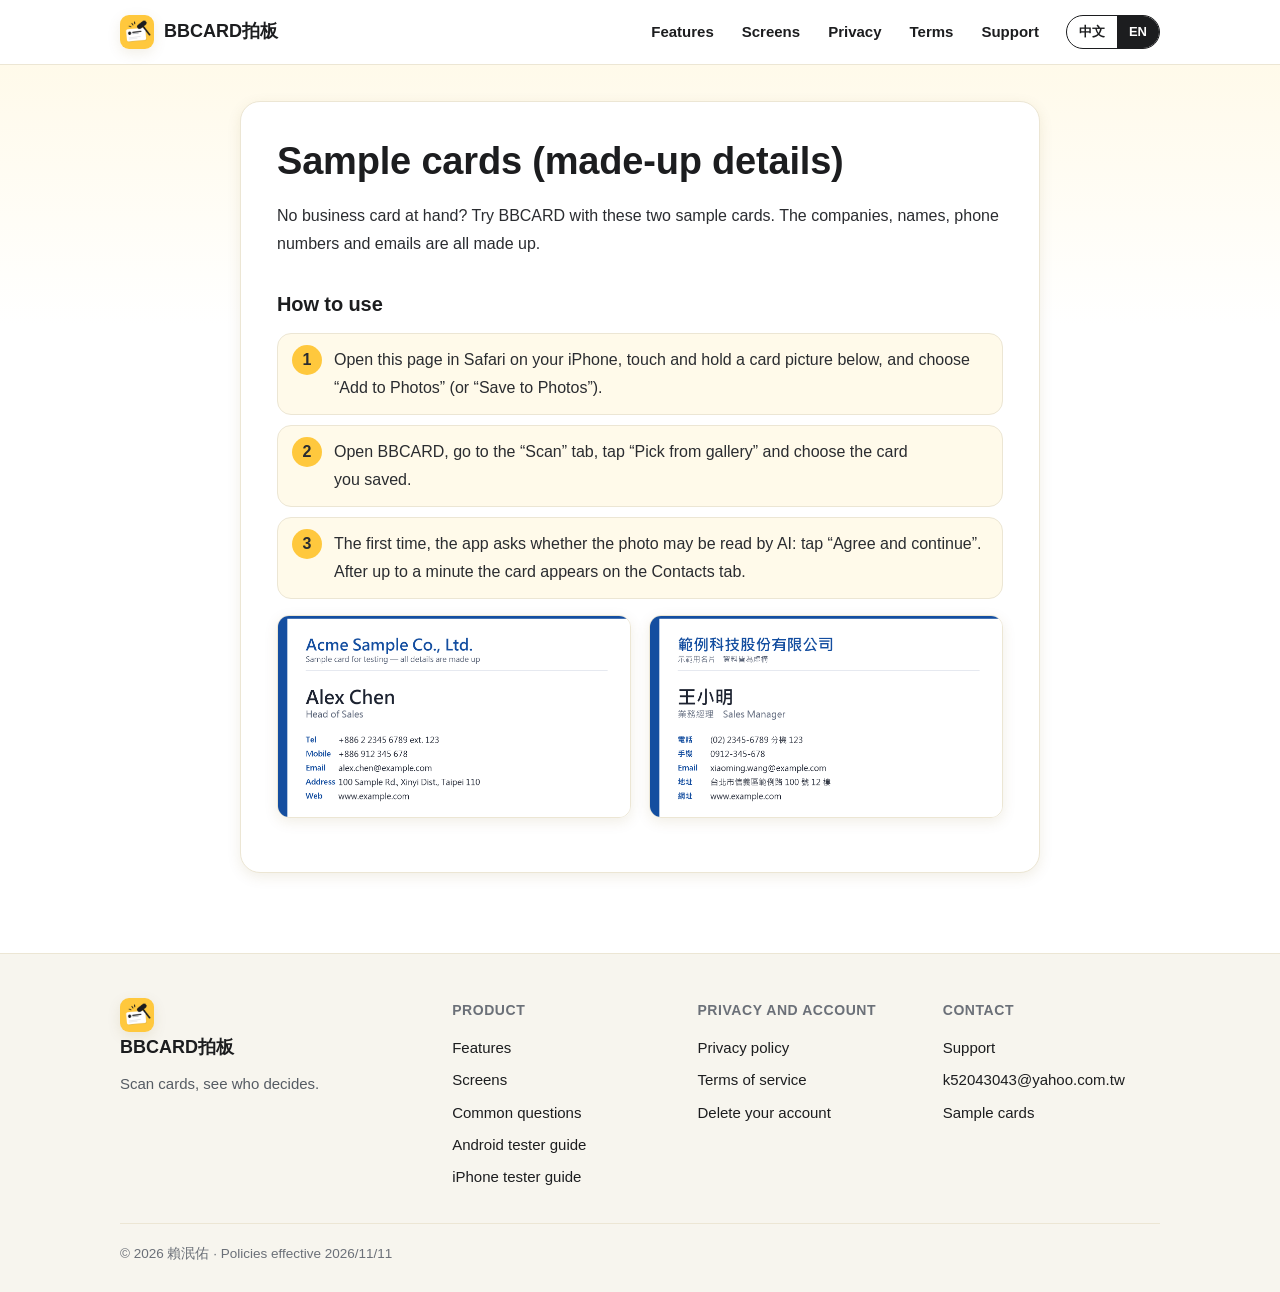
<file: sample-cards.html>
<!doctype html>
<html lang="zh-Hant" data-lang="">
<head>
<meta charset="utf-8">
<meta name="viewport" content="width=device-width, initial-scale=1">
<script>(function(){var d=document.documentElement,l=null;try{var h=location.hash.slice(1),m=location.search.match(/[?&]lang=(zh|en)\b/);if(h==='zh'||h==='en')l=h;else if(m)l=m[1];if(!l){try{l=localStorage.getItem('bb-lang')}catch(e){}}if(l!=='zh'&&l!=='en')l=/^zh/i.test(navigator.language||'')?'zh':'en'}catch(e){l='zh'}d.setAttribute('data-lang',l);d.lang=l==='zh'?'zh-Hant':'en'})();</script>
<title data-zh="範例名片｜BBCARD拍板" data-en="Sample cards | BBCARD">範例名片｜BBCARD拍板 / Sample cards | BBCARD</title>
<meta name="description" content="兩張虛構的範例名片，沒有名片時可以拿來試用 BBCARD拍板。 Two made-up sample cards for trying BBCARD when you have no business card at hand.">
<meta name="theme-color" content="#ffc83d">
<meta name="color-scheme" content="light">
<meta name="robots" content="noindex">
<link rel="icon" type="image/png" sizes="32x32" href="assets/favicon-32.png">
<link rel="apple-touch-icon" href="assets/apple-touch-icon.png">
<meta property="og:type" content="website">
<meta property="og:site_name" content="BBCARD拍板">
<meta property="og:title" content="範例名片｜BBCARD拍板">
<meta property="og:description" content="兩張虛構的範例名片，沒有名片時可以拿來試用 BBCARD拍板。">
<meta property="og:url" content="https://k52043043-bit.github.io/bbcard-legal/sample-cards.html">
<meta property="og:image" content="https://k52043043-bit.github.io/bbcard-legal/assets/og.png">
<meta name="twitter:card" content="summary_large_image">
<link rel="stylesheet" href="assets/site.css">
<script src="assets/site.js" defer></script>
</head>
<body>
<a class="skip" href="#main"><span class="zh" lang="zh-Hant">跳到主要內容</span><span class="en" lang="en">Skip to main content</span></a>
<header class="site-head"><div class="wrap bar">
<a class="brand" href="index.html"><img src="assets/icon-192.png" width="34" height="34" alt="">BBCARD拍板</a>
<nav class="nav" aria-label="Main"><a href="index.html#features"><span class="zh" lang="zh-Hant">功能</span><span class="en" lang="en">Features</span></a><a href="index.html#screens"><span class="zh" lang="zh-Hant">畫面</span><span class="en" lang="en">Screens</span></a><a href="privacy.html"><span class="zh" lang="zh-Hant">隱私</span><span class="en" lang="en">Privacy</span></a><a href="terms.html"><span class="zh" lang="zh-Hant">條款</span><span class="en" lang="en">Terms</span></a><a href="support.html"><span class="zh" lang="zh-Hant">支援</span><span class="en" lang="en">Support</span></a></nav>
<div class="langsw" role="group" aria-label="Language"><button type="button" data-set-lang="zh" aria-pressed="false" lang="zh-Hant">中文</button><button type="button" data-set-lang="en" aria-pressed="false" lang="en">EN</button></div>
</div></header>
<main id="main" class="doc-page"><div class="wrap">
<div class="zh" lang="zh-Hant">
<div class="doc-solo"><article class="doc"><h1>範例名片（虛構資料）</h1>
<p>手邊沒有名片時，可以用這兩張示範名片試試 BBCARD拍板。公司、人名、電話和 Email 都是虛構的。</p>
<h2>怎麼用</h2>
<ol class="num">
<li>在 iPhone 的 Safari 打開這一頁，長按下面的名片圖，選「加入照片」。</li>
<li>打開 BBCARD拍板，到「掃描」分頁，點「從相簿選」，選剛存的名片圖。</li>
<li>第一次會先問你是否同意 AI 辨識，按「同意並繼續」；等幾十秒，名片就會出現在「聯絡人」。</li>
</ol>
<div class="cards2"><figure><img src="sample-card-zh.png" width="1400" height="800" alt="範例名片（中文）"></figure><figure><img src="sample-card-en.png" width="1400" height="800" alt="範例名片（英文）"></figure></div>
</article></div>
</div>
<div class="en" lang="en">
<div class="doc-solo"><article class="doc"><h1>Sample cards (made-up details)</h1>
<p>No business card at hand? Try BBCARD with these two sample cards. The companies, names, phone numbers and emails are all made up.</p>
<h2>How to use</h2>
<ol class="num">
<li>Open this page in Safari on your iPhone, touch and hold a card picture below, and choose “Add to Photos” (or “Save to Photos”).</li>
<li>Open BBCARD, go to the “Scan” tab, tap “Pick from gallery” and choose the card you saved.</li>
<li>The first time, the app asks whether the photo may be read by AI: tap “Agree and continue”. After up to a minute the card appears on the Contacts tab.</li>
</ol>
<div class="cards2"><figure><img src="sample-card-en.png" width="1400" height="800" alt="Sample card (English)"></figure><figure><img src="sample-card-zh.png" width="1400" height="800" alt="Sample card (Chinese)"></figure></div>
</article></div>
</div>
</div></main>
<footer class="site-foot"><div class="wrap">
<div class="foot">
<div><a class="brand" href="index.html" style="padding:0"><img src="assets/icon-192.png" width="34" height="34" alt="">BBCARD拍板</a><p><span class="zh" lang="zh-Hant">名片掃描，看懂誰拍板。</span><span class="en" lang="en">Scan cards, see who decides.</span></p></div>
<div><h4><span class="zh" lang="zh-Hant">產品</span><span class="en" lang="en">Product</span></h4><a href="index.html#features"><span class="zh" lang="zh-Hant">功能</span><span class="en" lang="en">Features</span></a><a href="index.html#screens"><span class="zh" lang="zh-Hant">畫面一覽</span><span class="en" lang="en">Screens</span></a><a href="index.html#faq"><span class="zh" lang="zh-Hant">常見問題</span><span class="en" lang="en">Common questions</span></a><a href="test-android.html"><span class="zh" lang="zh-Hant">測試者 Android 教學</span><span class="en" lang="en">Android tester guide</span></a><a href="test-ios.html"><span class="zh" lang="zh-Hant">測試者 iOS 教學</span><span class="en" lang="en">iPhone tester guide</span></a></div>
<div><h4><span class="zh" lang="zh-Hant">隱私與帳號</span><span class="en" lang="en">Privacy and account</span></h4><a href="privacy.html"><span class="zh" lang="zh-Hant">隱私權政策</span><span class="en" lang="en">Privacy policy</span></a><a href="terms.html"><span class="zh" lang="zh-Hant">服務條款</span><span class="en" lang="en">Terms of service</span></a><a href="delete-account.html"><span class="zh" lang="zh-Hant">刪除帳號</span><span class="en" lang="en">Delete your account</span></a></div>
<div><h4><span class="zh" lang="zh-Hant">聯絡</span><span class="en" lang="en">Contact</span></h4><a href="support.html"><span class="zh" lang="zh-Hant">支援</span><span class="en" lang="en">Support</span></a><a href="mailto:k52043043@yahoo.com.tw">k52043043@yahoo.com.tw</a><a href="sample-cards.html"><span class="zh" lang="zh-Hant">範例名片</span><span class="en" lang="en">Sample cards</span></a></div>
</div>
<div class="legal-line">© 2026 賴泯佑 · <span class="zh" lang="zh-Hant">政策生效日期</span><span class="en" lang="en">Policies effective</span> 2026/11/11</div>
</div></footer>
</body>
</html>
</file>
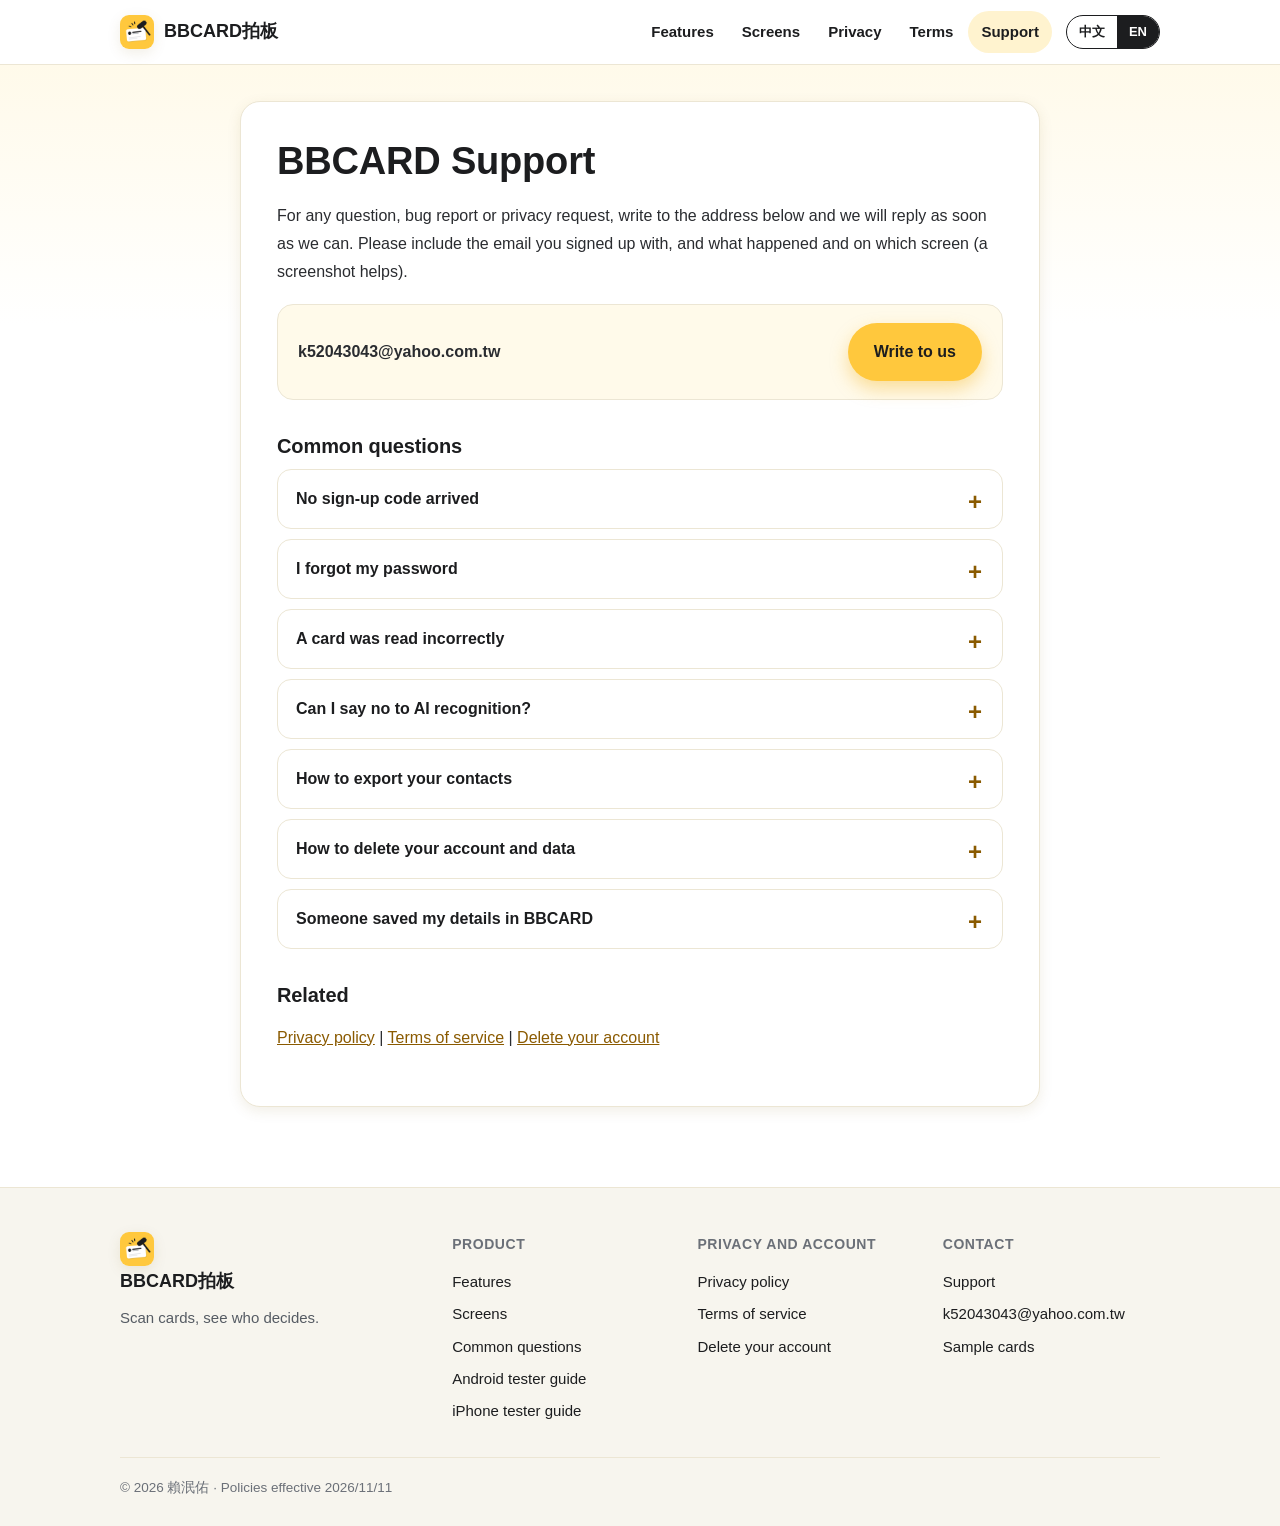
<file: support.html>
<!doctype html>
<html lang="zh-Hant" data-lang="">
<head>
<meta charset="utf-8">
<meta name="viewport" content="width=device-width, initial-scale=1">
<script>(function(){var d=document.documentElement,l=null;try{var h=location.hash.slice(1),m=location.search.match(/[?&]lang=(zh|en)\b/);if(h==='zh'||h==='en')l=h;else if(m)l=m[1];if(!l){try{l=localStorage.getItem('bb-lang')}catch(e){}}if(l!=='zh'&&l!=='en')l=/^zh/i.test(navigator.language||'')?'zh':'en'}catch(e){l='zh'}d.setAttribute('data-lang',l);d.lang=l==='zh'?'zh-Hant':'en'})();</script>
<title data-zh="支援｜BBCARD拍板" data-en="Support | BBCARD">支援｜BBCARD拍板 / Support | BBCARD</title>
<meta name="description" content="BBCARD拍板的支援：常見問題與聯絡方式。 BBCARD support: common questions and how to reach us.">
<meta name="theme-color" content="#ffc83d">
<meta name="color-scheme" content="light">
<link rel="canonical" href="https://k52043043-bit.github.io/bbcard-legal/support.html">
<link rel="icon" type="image/png" sizes="32x32" href="assets/favicon-32.png">
<link rel="apple-touch-icon" href="assets/apple-touch-icon.png">
<meta property="og:type" content="website">
<meta property="og:site_name" content="BBCARD拍板">
<meta property="og:title" content="支援｜BBCARD拍板">
<meta property="og:description" content="BBCARD拍板的支援：常見問題與聯絡方式。">
<meta property="og:url" content="https://k52043043-bit.github.io/bbcard-legal/support.html">
<meta property="og:image" content="https://k52043043-bit.github.io/bbcard-legal/assets/og.png">
<meta name="twitter:card" content="summary_large_image">
<link rel="stylesheet" href="assets/site.css">
<script src="assets/site.js" defer></script>
</head>
<body>
<a class="skip" href="#main"><span class="zh" lang="zh-Hant">跳到主要內容</span><span class="en" lang="en">Skip to main content</span></a>
<header class="site-head"><div class="wrap bar">
<a class="brand" href="index.html"><img src="assets/icon-192.png" width="34" height="34" alt="">BBCARD拍板</a>
<nav class="nav" aria-label="Main"><a href="index.html#features"><span class="zh" lang="zh-Hant">功能</span><span class="en" lang="en">Features</span></a><a href="index.html#screens"><span class="zh" lang="zh-Hant">畫面</span><span class="en" lang="en">Screens</span></a><a href="privacy.html"><span class="zh" lang="zh-Hant">隱私</span><span class="en" lang="en">Privacy</span></a><a href="terms.html"><span class="zh" lang="zh-Hant">條款</span><span class="en" lang="en">Terms</span></a><a href="support.html" aria-current="page"><span class="zh" lang="zh-Hant">支援</span><span class="en" lang="en">Support</span></a></nav>
<div class="langsw" role="group" aria-label="Language"><button type="button" data-set-lang="zh" aria-pressed="false" lang="zh-Hant">中文</button><button type="button" data-set-lang="en" aria-pressed="false" lang="en">EN</button></div>
</div></header>
<main id="main" class="doc-page"><div class="wrap">
<div class="zh" lang="zh-Hant">
<div class="doc-solo"><article class="doc"><h1>BBCARD拍板 支援</h1>
<p>有任何問題、回報錯誤或隱私相關的請求，請寫信到下面的信箱，我們會盡快回覆。寫信時請附上註冊用的 Email，以及你在哪個畫面遇到什麼（有截圖更好）。</p>
<div class="mailcard"><p><strong>k52043043@yahoo.com.tw</strong></p><a class="btn primary" href="mailto:k52043043@yahoo.com.tw?subject=BBCARD%20%E6%94%AF%E6%8F%B4%20%2F%20Support&amp;body=%E8%AB%8B%E9%99%84%E4%B8%8A%E8%A8%BB%E5%86%8A%E7%94%A8%E7%9A%84%20Email%EF%BC%8C%E4%BB%A5%E5%8F%8A%E4%BD%A0%E5%9C%A8%E5%93%AA%E5%80%8B%E7%95%AB%E9%9D%A2%E9%81%87%E5%88%B0%E4%BB%80%E9%BA%BC%E3%80%82%0APlease%20include%20the%20email%20you%20signed%20up%20with%2C%20and%20what%20you%20saw%20on%20which%20screen.">寫信給我們</a></div>
<h2>常見問題</h2>
<div class="faq"><details><summary>收不到驗證碼</summary><p>先看垃圾郵件匣，等一分鐘再按「重寄驗證碼」；還是收不到，請寄信給我們。</p></details><details><summary>忘記密碼</summary><p>在登入頁按「忘記密碼／還沒設過密碼」，輸入註冊的 Email，我們會寄一組驗證碼，再設一組新密碼。</p></details><details><summary>名片辨識錯了</summary><p>AI 辨識可能有錯。名片已經建好、但某個欄位讀錯了：打開那張名片，點欄位直接修改。整張讀不出來（照片太暗、反光或沒有整張入鏡）：重拍一次再掃。</p></details><details><summary>我可以不同意 AI 辨識嗎？</summary><p>可以。不同意也能使用：到「掃描」›「其他方式加人」自己輸入聯絡人；同意後可以隨時在「設定 › AI 辨識」撤回。</p></details><details><summary>怎麼匯出名冊</summary><p>在「聯絡人」分頁長按一位聯絡人進入選取，再點選其他人，然後點「匯出」，可以匯出成聯絡人名片檔（.vcf），從分享選單存進手機通訊錄，或匯出成 CSV。</p></details><details><summary>怎麼刪除帳號與資料</summary><p>見<a href="delete-account.html">刪除帳號說明</a>。</p></details><details><summary>我的資料被別人存進了 BBCARD</summary><p>請先聯絡那位使用者；也可以寄信給我們，我們會協助。</p></details></div>
<h2>相關文件</h2>
<p><a href="privacy.html">隱私權政策</a>｜<a href="terms.html">服務條款</a>｜<a href="delete-account.html">刪除帳號</a></p>
</article></div>
</div>
<div class="en" lang="en">
<div class="doc-solo"><article class="doc"><h1>BBCARD Support</h1>
<p>For any question, bug report or privacy request, write to the address below and we will reply as soon as we can. Please include the email you signed up with, and what happened and on which screen (a screenshot helps).</p>
<div class="mailcard"><p><strong>k52043043@yahoo.com.tw</strong></p><a class="btn primary" href="mailto:k52043043@yahoo.com.tw?subject=BBCARD%20%E6%94%AF%E6%8F%B4%20%2F%20Support&amp;body=%E8%AB%8B%E9%99%84%E4%B8%8A%E8%A8%BB%E5%86%8A%E7%94%A8%E7%9A%84%20Email%EF%BC%8C%E4%BB%A5%E5%8F%8A%E4%BD%A0%E5%9C%A8%E5%93%AA%E5%80%8B%E7%95%AB%E9%9D%A2%E9%81%87%E5%88%B0%E4%BB%80%E9%BA%BC%E3%80%82%0APlease%20include%20the%20email%20you%20signed%20up%20with%2C%20and%20what%20you%20saw%20on%20which%20screen.">Write to us</a></div>
<h2>Common questions</h2>
<div class="faq"><details><summary>No sign-up code arrived</summary><p>Check your spam folder, wait a minute and tap “Send the code again”; if it still doesn’t come, email us.</p></details><details><summary>I forgot my password</summary><p>On the sign-in screen tap “Forgot password / no password yet”, enter the email you signed up with, and we send you a code and you can set a new password.</p></details><details><summary>A card was read incorrectly</summary><p>AI recognition can be wrong. If a contact was created but a detail is wrong, open it and tap the field to correct it. If a photo couldn’t be read at all (too dark, too much glare or not showing the whole card), shoot it again and scan it.</p></details><details><summary>Can I say no to AI recognition?</summary><p>Yes. You can still use the app and add contacts yourself under Scan › Other ways to add someone. If you agree, you can withdraw any time under Settings › AI recognition.</p></details><details><summary>How to export your contacts</summary><p>On the Contacts tab long-press a contact to start selecting, tap the others, then tap “Export”: you get a contact file (.vcf) that you can add to your phone contacts from the share sheet, or a CSV.</p></details><details><summary>How to delete your account and data</summary><p>See <a href="delete-account.html">how to delete your account</a>.</p></details><details><summary>Someone saved my details in BBCARD</summary><p>Please contact that user first, or email us and we will help.</p></details></div>
<h2>Related</h2>
<p><a href="privacy.html">Privacy policy</a> | <a href="terms.html">Terms of service</a> | <a href="delete-account.html">Delete your account</a></p>
</article></div>
</div>
</div></main>
<footer class="site-foot"><div class="wrap">
<div class="foot">
<div><a class="brand" href="index.html" style="padding:0"><img src="assets/icon-192.png" width="34" height="34" alt="">BBCARD拍板</a><p><span class="zh" lang="zh-Hant">名片掃描，看懂誰拍板。</span><span class="en" lang="en">Scan cards, see who decides.</span></p></div>
<div><h4><span class="zh" lang="zh-Hant">產品</span><span class="en" lang="en">Product</span></h4><a href="index.html#features"><span class="zh" lang="zh-Hant">功能</span><span class="en" lang="en">Features</span></a><a href="index.html#screens"><span class="zh" lang="zh-Hant">畫面一覽</span><span class="en" lang="en">Screens</span></a><a href="index.html#faq"><span class="zh" lang="zh-Hant">常見問題</span><span class="en" lang="en">Common questions</span></a><a href="test-android.html"><span class="zh" lang="zh-Hant">測試者 Android 教學</span><span class="en" lang="en">Android tester guide</span></a><a href="test-ios.html"><span class="zh" lang="zh-Hant">測試者 iOS 教學</span><span class="en" lang="en">iPhone tester guide</span></a></div>
<div><h4><span class="zh" lang="zh-Hant">隱私與帳號</span><span class="en" lang="en">Privacy and account</span></h4><a href="privacy.html"><span class="zh" lang="zh-Hant">隱私權政策</span><span class="en" lang="en">Privacy policy</span></a><a href="terms.html"><span class="zh" lang="zh-Hant">服務條款</span><span class="en" lang="en">Terms of service</span></a><a href="delete-account.html"><span class="zh" lang="zh-Hant">刪除帳號</span><span class="en" lang="en">Delete your account</span></a></div>
<div><h4><span class="zh" lang="zh-Hant">聯絡</span><span class="en" lang="en">Contact</span></h4><a href="support.html"><span class="zh" lang="zh-Hant">支援</span><span class="en" lang="en">Support</span></a><a href="mailto:k52043043@yahoo.com.tw">k52043043@yahoo.com.tw</a><a href="sample-cards.html"><span class="zh" lang="zh-Hant">範例名片</span><span class="en" lang="en">Sample cards</span></a></div>
</div>
<div class="legal-line">© 2026 賴泯佑 · <span class="zh" lang="zh-Hant">政策生效日期</span><span class="en" lang="en">Policies effective</span> 2026/11/11</div>
</div></footer>
</body>
</html>
</file>
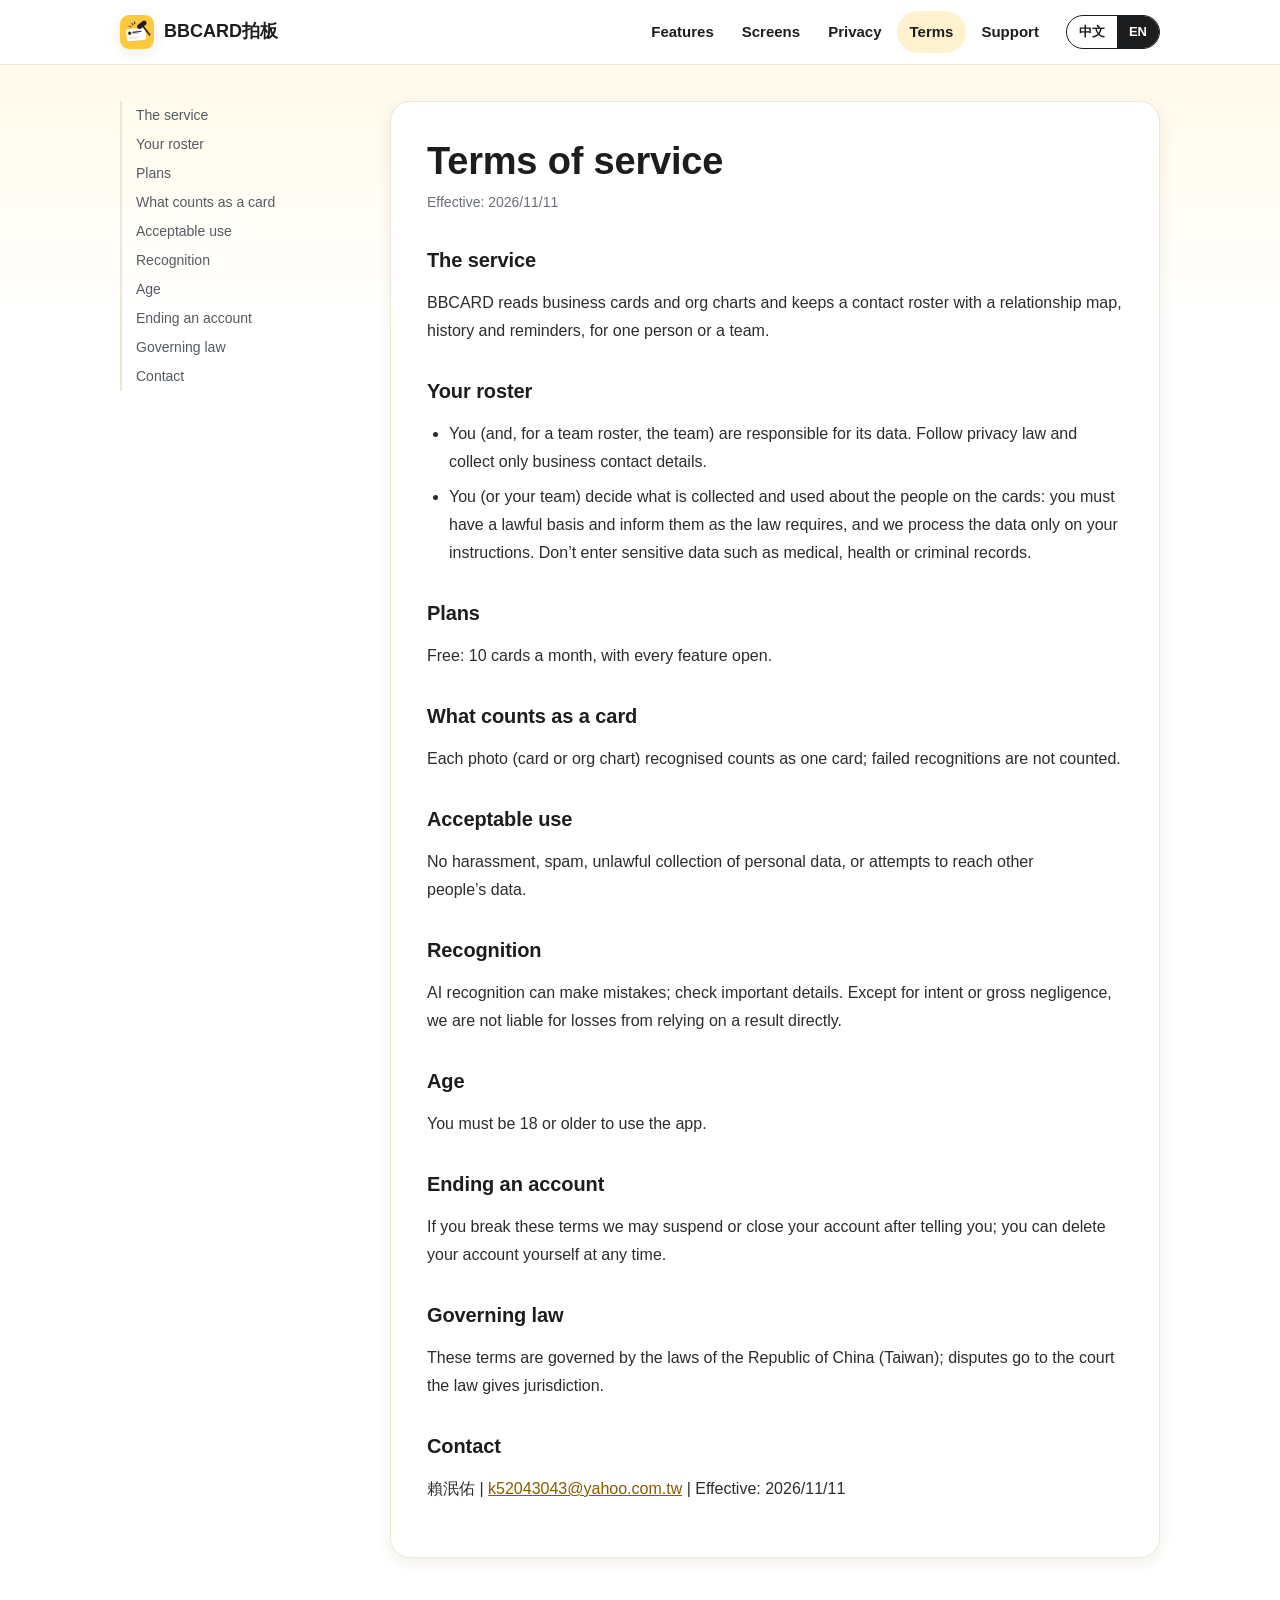
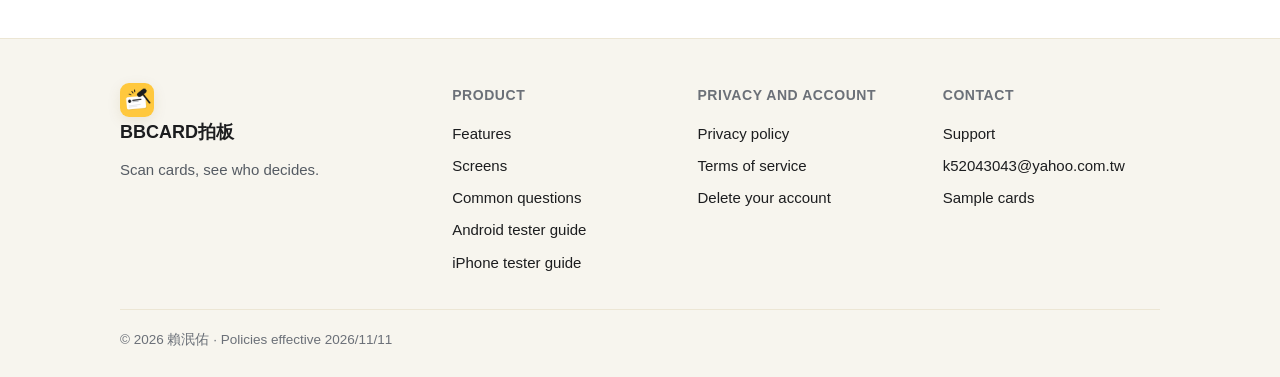
<file: terms.html>
<!doctype html>
<html lang="zh-Hant" data-lang="">
<head>
<meta charset="utf-8">
<meta name="viewport" content="width=device-width, initial-scale=1">
<script>(function(){var d=document.documentElement,l=null;try{var h=location.hash.slice(1),m=location.search.match(/[?&]lang=(zh|en)\b/);if(h==='zh'||h==='en')l=h;else if(m)l=m[1];if(!l){try{l=localStorage.getItem('bb-lang')}catch(e){}}if(l!=='zh'&&l!=='en')l=/^zh/i.test(navigator.language||'')?'zh':'en'}catch(e){l='zh'}d.setAttribute('data-lang',l);d.lang=l==='zh'?'zh-Hant':'en'})();</script>
<title data-zh="服務條款｜BBCARD拍板" data-en="Terms of service | BBCARD">服務條款｜BBCARD拍板 / Terms of service | BBCARD</title>
<meta name="description" content="BBCARD拍板的服務條款。 The terms of service for BBCARD.">
<meta name="theme-color" content="#ffc83d">
<meta name="color-scheme" content="light">
<link rel="canonical" href="https://k52043043-bit.github.io/bbcard-legal/terms.html">
<link rel="icon" type="image/png" sizes="32x32" href="assets/favicon-32.png">
<link rel="apple-touch-icon" href="assets/apple-touch-icon.png">
<meta property="og:type" content="website">
<meta property="og:site_name" content="BBCARD拍板">
<meta property="og:title" content="服務條款｜BBCARD拍板">
<meta property="og:description" content="BBCARD拍板的服務條款。">
<meta property="og:url" content="https://k52043043-bit.github.io/bbcard-legal/terms.html">
<meta property="og:image" content="https://k52043043-bit.github.io/bbcard-legal/assets/og.png">
<meta name="twitter:card" content="summary_large_image">
<link rel="stylesheet" href="assets/site.css">
<script src="assets/site.js" defer></script>
</head>
<body>
<a class="skip" href="#main"><span class="zh" lang="zh-Hant">跳到主要內容</span><span class="en" lang="en">Skip to main content</span></a>
<header class="site-head"><div class="wrap bar">
<a class="brand" href="index.html"><img src="assets/icon-192.png" width="34" height="34" alt="">BBCARD拍板</a>
<nav class="nav" aria-label="Main"><a href="index.html#features"><span class="zh" lang="zh-Hant">功能</span><span class="en" lang="en">Features</span></a><a href="index.html#screens"><span class="zh" lang="zh-Hant">畫面</span><span class="en" lang="en">Screens</span></a><a href="privacy.html"><span class="zh" lang="zh-Hant">隱私</span><span class="en" lang="en">Privacy</span></a><a href="terms.html" aria-current="page"><span class="zh" lang="zh-Hant">條款</span><span class="en" lang="en">Terms</span></a><a href="support.html"><span class="zh" lang="zh-Hant">支援</span><span class="en" lang="en">Support</span></a></nav>
<div class="langsw" role="group" aria-label="Language"><button type="button" data-set-lang="zh" aria-pressed="false" lang="zh-Hant">中文</button><button type="button" data-set-lang="en" aria-pressed="false" lang="en">EN</button></div>
</div></header>
<main id="main" class="doc-page"><div class="wrap">
<div class="zh" lang="zh-Hant">
<div class="doc-grid"><details class="toc" open><summary>目錄</summary><ol><li><a href="#terms-zh-1">服務內容</a></li><li><a href="#terms-zh-2">你的名冊</a></li><li><a href="#terms-zh-3">方案</a></li><li><a href="#terms-zh-4">張數怎麼算</a></li><li><a href="#terms-zh-5">使用限制</a></li><li><a href="#terms-zh-6">辨識結果</a></li><li><a href="#terms-zh-7">年齡</a></li><li><a href="#terms-zh-8">帳號終止</a></li><li><a href="#terms-zh-9">準據法</a></li><li><a href="#terms-zh-10">聯絡我們</a></li></ol></details>
<article class="doc"><h1>服務條款</h1><p class="meta">生效日期：2026/11/11</p>
<section id="terms-zh-1"><h2>服務內容</h2><p>BBCARD拍板提供名片與組織圖辨識、聯絡人名冊、關係圖、個人歷程與待辦提醒，個人和團隊都可以用。</p></section>
<section id="terms-zh-2"><h2>你的名冊</h2><ul><li>名冊裡的資料由你（團隊名冊由團隊）負責。請遵守個人資料保護法，只蒐集和業務往來有關的聯絡資料。</li><li>名片上他人的資料，由你（或你的團隊）決定蒐集與利用：你須有合法的依據，並依法告知當事人；我們只依你的指示代為處理。不得輸入病歷、健康、犯罪紀錄等特種個資。</li></ul></section>
<section id="terms-zh-3"><h2>方案</h2><p>免費版：每月 10 張，功能全部開放。</p></section>
<section id="terms-zh-4"><h2>張數怎麼算</h2><p>每辨識完成一張照片（名片或組織圖）算 1 張；辨識失敗不計。</p></section>
<section id="terms-zh-5"><h2>使用限制</h2><p>不得用於騷擾、發送垃圾訊息或違法蒐集個人資料；不得嘗試存取別人的資料。</p></section>
<section id="terms-zh-6"><h2>辨識結果</h2><p>AI 辨識可能有錯，重要資訊請自行確認。除故意或重大過失外，我們不對直接使用辨識結果造成的損失負責。</p></section>
<section id="terms-zh-7"><h2>年齡</h2><p>你須年滿 18 歲才能使用本 App。</p></section>
<section id="terms-zh-8"><h2>帳號終止</h2><p>你違反本條款時，我們可以在通知後暫停或終止你的帳號；你也可以隨時自己刪除帳號。</p></section>
<section id="terms-zh-9"><h2>準據法</h2><p>本條款適用中華民國法律；因本服務產生的爭議，以法律規定的管轄法院為準。</p></section>
<section id="terms-zh-10"><h2>聯絡我們</h2><p>賴泯佑｜<a href="mailto:k52043043@yahoo.com.tw">k52043043@yahoo.com.tw</a>｜生效日期：2026/11/11</p></section>
</article></div>
</div>
<div class="en" lang="en">
<div class="doc-grid"><details class="toc" open><summary>Contents</summary><ol><li><a href="#terms-en-1">The service</a></li><li><a href="#terms-en-2">Your roster</a></li><li><a href="#terms-en-3">Plans</a></li><li><a href="#terms-en-4">What counts as a card</a></li><li><a href="#terms-en-5">Acceptable use</a></li><li><a href="#terms-en-6">Recognition</a></li><li><a href="#terms-en-7">Age</a></li><li><a href="#terms-en-8">Ending an account</a></li><li><a href="#terms-en-9">Governing law</a></li><li><a href="#terms-en-10">Contact</a></li></ol></details>
<article class="doc"><h1>Terms of service</h1><p class="meta">Effective: 2026/11/11</p>
<section id="terms-en-1"><h2>The service</h2><p>BBCARD reads business cards and org charts and keeps a contact roster with a relationship map, history and reminders, for one person or a team.</p></section>
<section id="terms-en-2"><h2>Your roster</h2><ul><li>You (and, for a team roster, the team) are responsible for its data. Follow privacy law and collect only business contact details.</li><li>You (or your team) decide what is collected and used about the people on the cards: you must have a lawful basis and inform them as the law requires, and we process the data only on your instructions. Don’t enter sensitive data such as medical, health or criminal records.</li></ul></section>
<section id="terms-en-3"><h2>Plans</h2><p>Free: 10 cards a month, with every feature open.</p></section>
<section id="terms-en-4"><h2>What counts as a card</h2><p>Each photo (card or org chart) recognised counts as one card; failed recognitions are not counted.</p></section>
<section id="terms-en-5"><h2>Acceptable use</h2><p>No harassment, spam, unlawful collection of personal data, or attempts to reach other people’s data.</p></section>
<section id="terms-en-6"><h2>Recognition</h2><p>AI recognition can make mistakes; check important details. Except for intent or gross negligence, we are not liable for losses from relying on a result directly.</p></section>
<section id="terms-en-7"><h2>Age</h2><p>You must be 18 or older to use the app.</p></section>
<section id="terms-en-8"><h2>Ending an account</h2><p>If you break these terms we may suspend or close your account after telling you; you can delete your account yourself at any time.</p></section>
<section id="terms-en-9"><h2>Governing law</h2><p>These terms are governed by the laws of the Republic of China (Taiwan); disputes go to the court the law gives jurisdiction.</p></section>
<section id="terms-en-10"><h2>Contact</h2><p>賴泯佑 | <a href="mailto:k52043043@yahoo.com.tw">k52043043@yahoo.com.tw</a> | Effective: 2026/11/11</p></section>
</article></div>
</div>
</div></main>
<footer class="site-foot"><div class="wrap">
<div class="foot">
<div><a class="brand" href="index.html" style="padding:0"><img src="assets/icon-192.png" width="34" height="34" alt="">BBCARD拍板</a><p><span class="zh" lang="zh-Hant">名片掃描，看懂誰拍板。</span><span class="en" lang="en">Scan cards, see who decides.</span></p></div>
<div><h4><span class="zh" lang="zh-Hant">產品</span><span class="en" lang="en">Product</span></h4><a href="index.html#features"><span class="zh" lang="zh-Hant">功能</span><span class="en" lang="en">Features</span></a><a href="index.html#screens"><span class="zh" lang="zh-Hant">畫面一覽</span><span class="en" lang="en">Screens</span></a><a href="index.html#faq"><span class="zh" lang="zh-Hant">常見問題</span><span class="en" lang="en">Common questions</span></a><a href="test-android.html"><span class="zh" lang="zh-Hant">測試者 Android 教學</span><span class="en" lang="en">Android tester guide</span></a><a href="test-ios.html"><span class="zh" lang="zh-Hant">測試者 iOS 教學</span><span class="en" lang="en">iPhone tester guide</span></a></div>
<div><h4><span class="zh" lang="zh-Hant">隱私與帳號</span><span class="en" lang="en">Privacy and account</span></h4><a href="privacy.html"><span class="zh" lang="zh-Hant">隱私權政策</span><span class="en" lang="en">Privacy policy</span></a><a href="terms.html"><span class="zh" lang="zh-Hant">服務條款</span><span class="en" lang="en">Terms of service</span></a><a href="delete-account.html"><span class="zh" lang="zh-Hant">刪除帳號</span><span class="en" lang="en">Delete your account</span></a></div>
<div><h4><span class="zh" lang="zh-Hant">聯絡</span><span class="en" lang="en">Contact</span></h4><a href="support.html"><span class="zh" lang="zh-Hant">支援</span><span class="en" lang="en">Support</span></a><a href="mailto:k52043043@yahoo.com.tw">k52043043@yahoo.com.tw</a><a href="sample-cards.html"><span class="zh" lang="zh-Hant">範例名片</span><span class="en" lang="en">Sample cards</span></a></div>
</div>
<div class="legal-line">© 2026 賴泯佑 · <span class="zh" lang="zh-Hant">政策生效日期</span><span class="en" lang="en">Policies effective</span> 2026/11/11</div>
</div></footer>
</body>
</html>
</file>
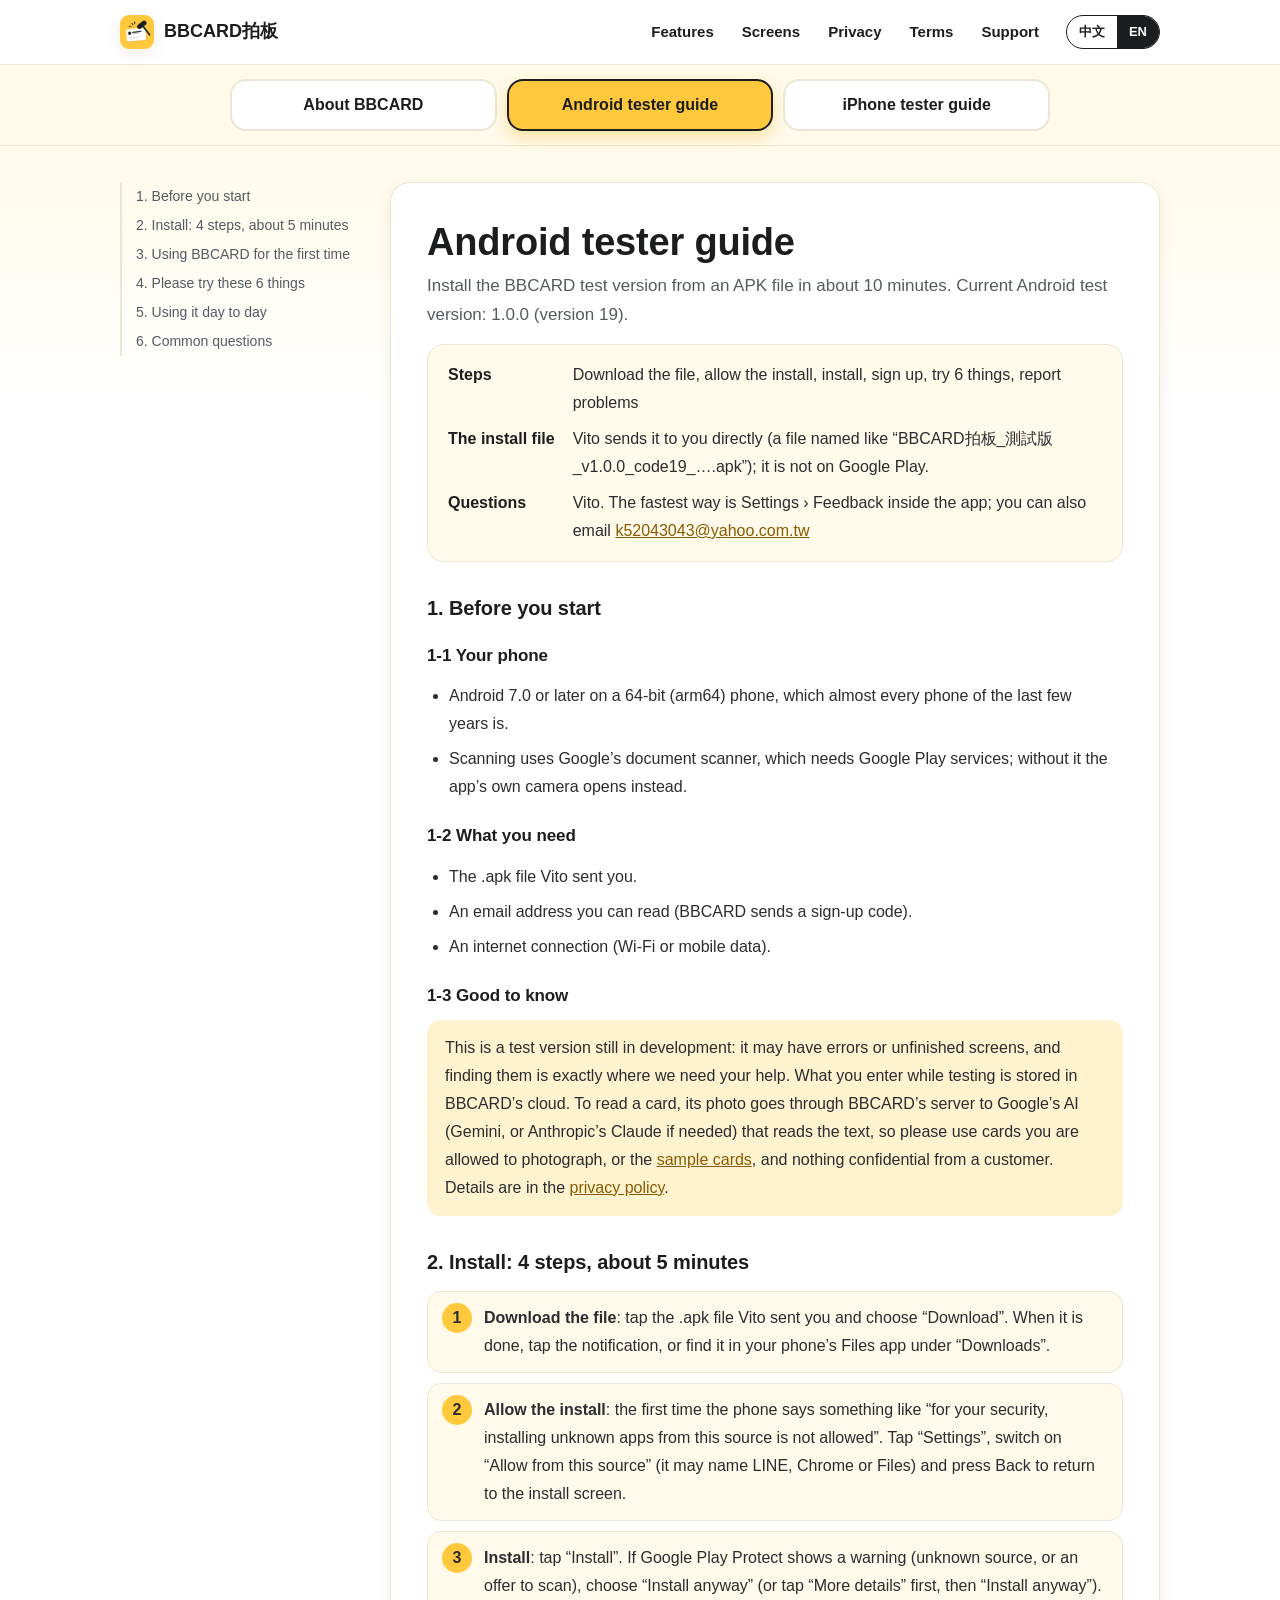
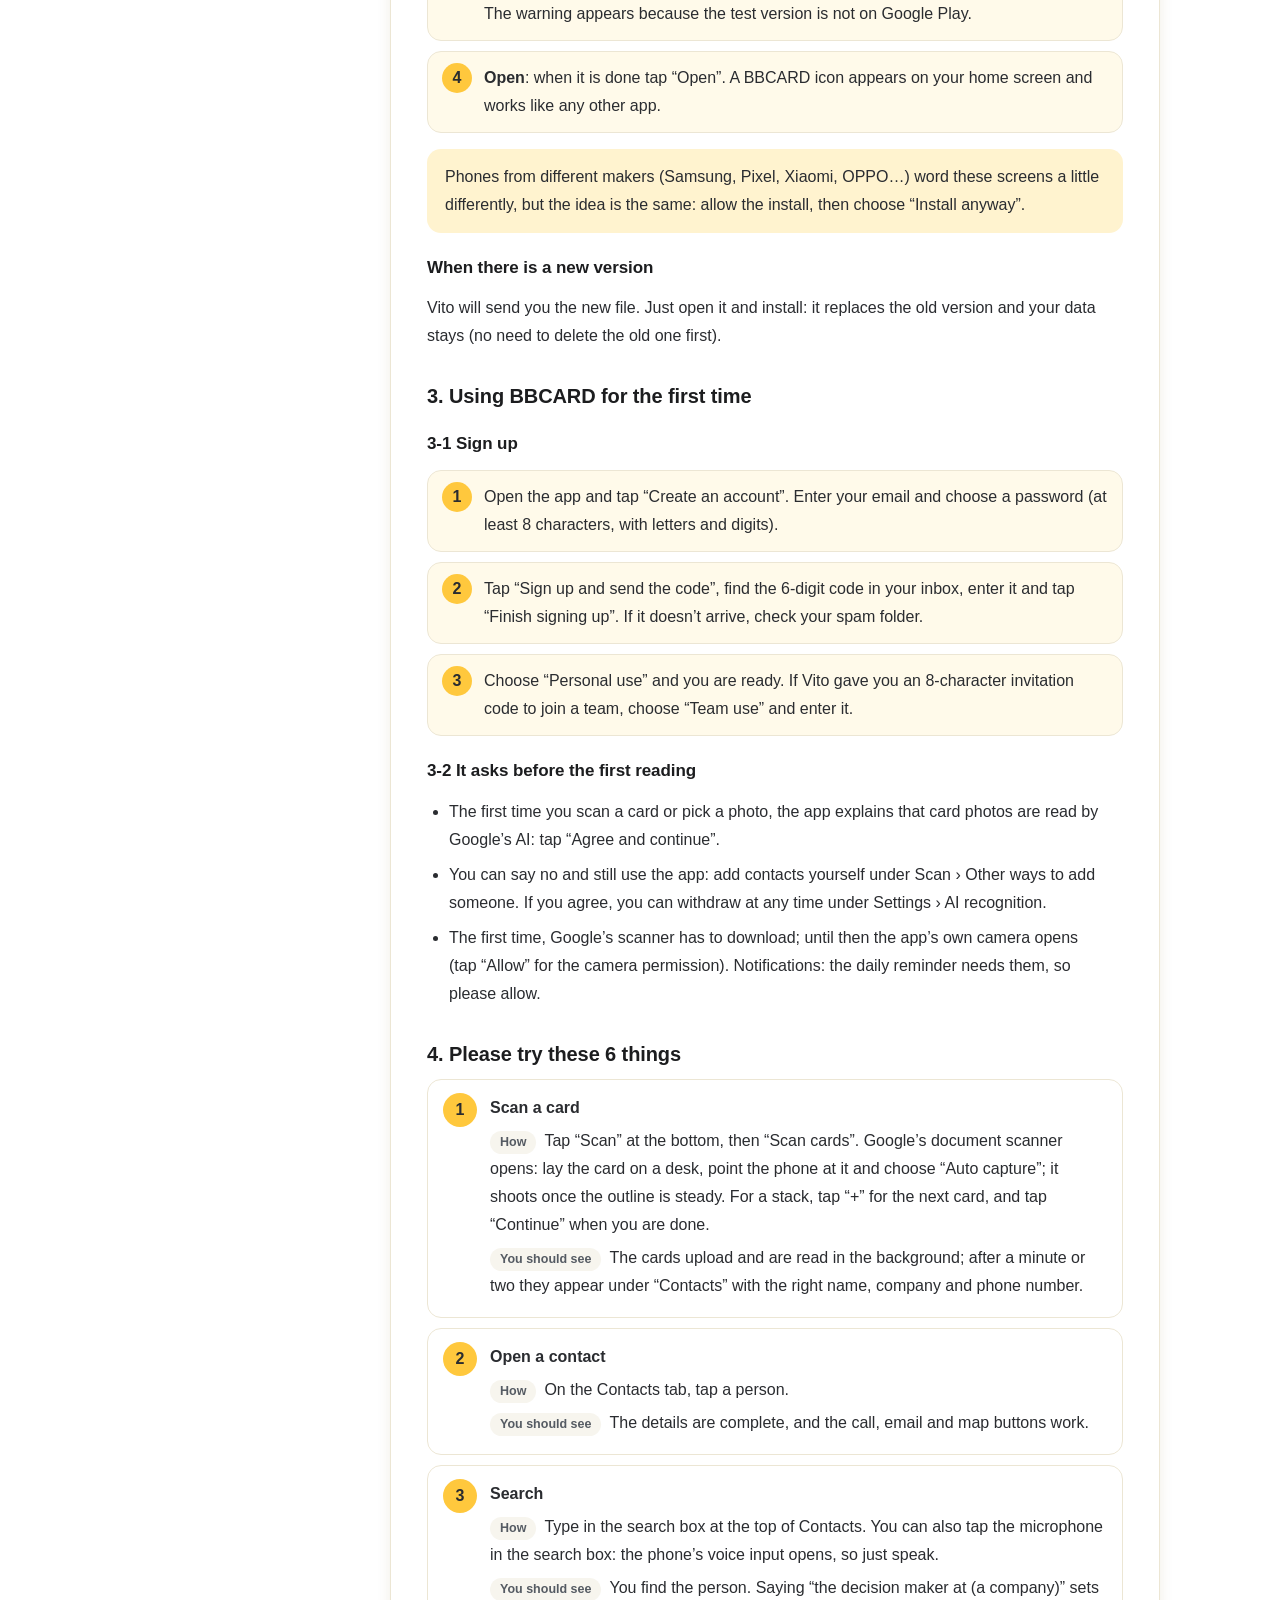
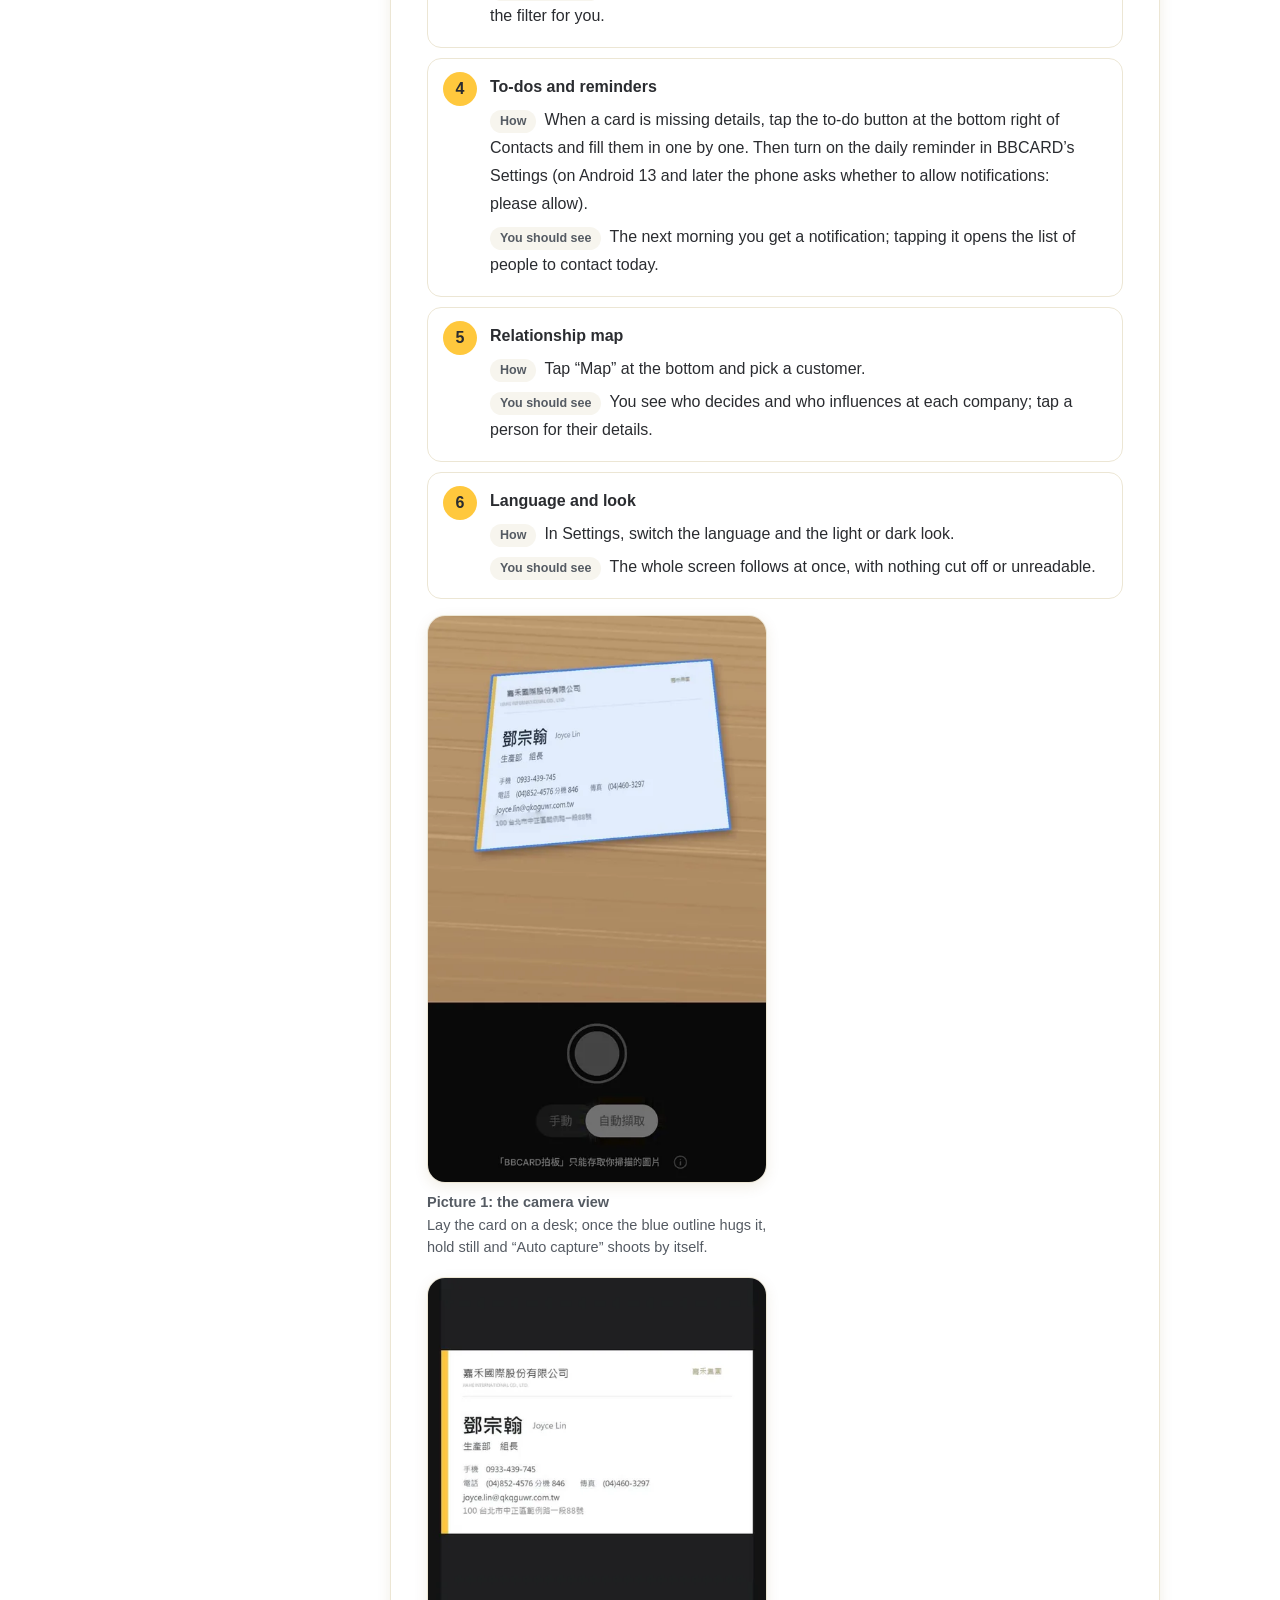
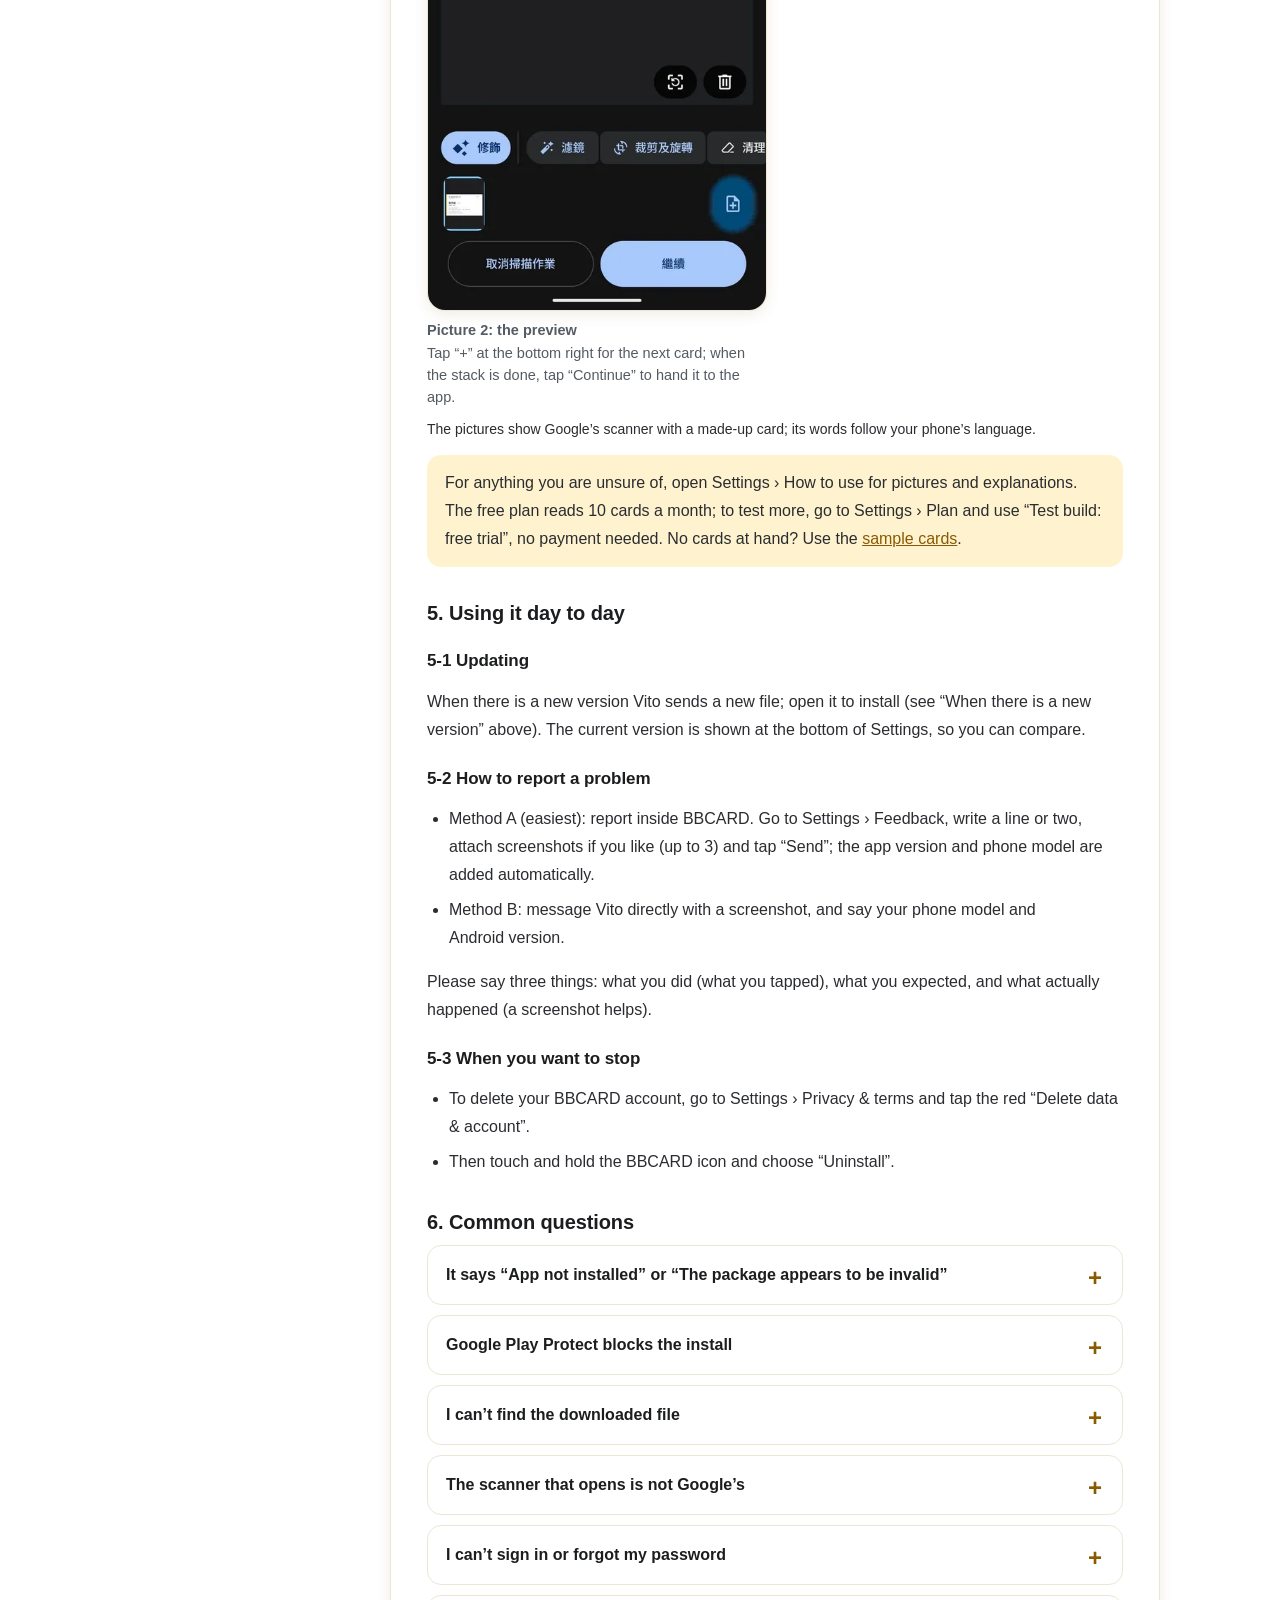
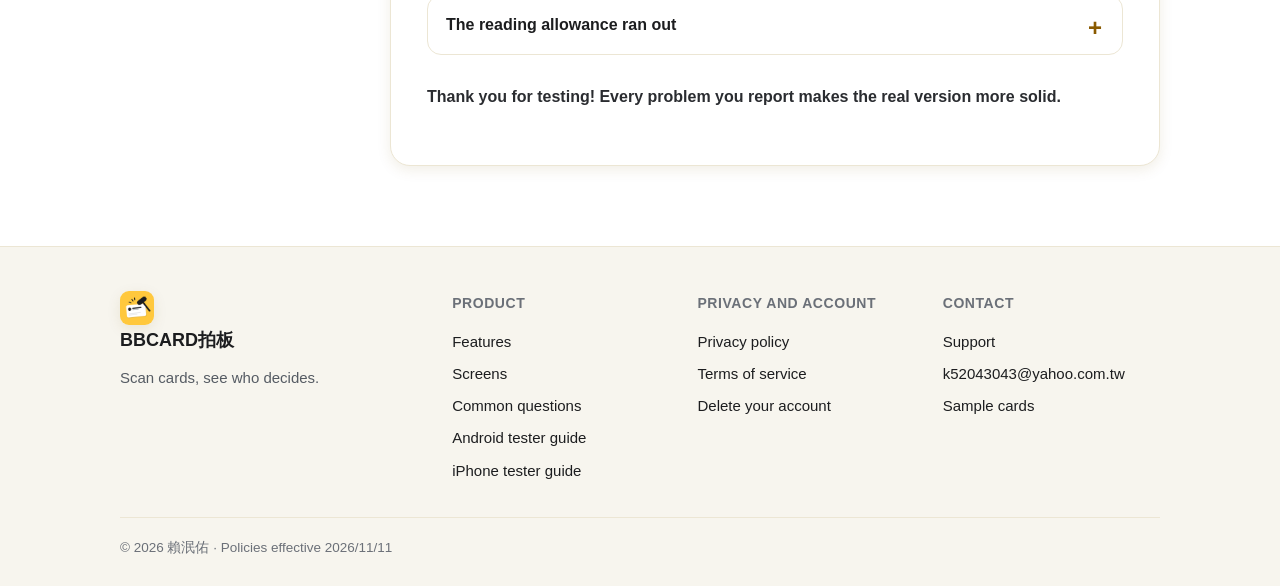
<file: test-android.html>
<!doctype html>
<html lang="zh-Hant" data-lang="">
<head>
<meta charset="utf-8">
<meta name="viewport" content="width=device-width, initial-scale=1">
<script>(function(){var d=document.documentElement,l=null;try{var h=location.hash.slice(1),m=location.search.match(/[?&]lang=(zh|en)\b/);if(h==='zh'||h==='en')l=h;else if(m)l=m[1];if(!l){try{l=localStorage.getItem('bb-lang')}catch(e){}}if(l!=='zh'&&l!=='en')l=/^zh/i.test(navigator.language||'')?'zh':'en'}catch(e){l='zh'}d.setAttribute('data-lang',l);d.lang=l==='zh'?'zh-Hant':'en'})();</script>
<title data-zh="測試者 Android 教學｜BBCARD拍板" data-en="Android tester guide | BBCARD">測試者 Android 教學｜BBCARD拍板 / Android tester guide | BBCARD</title>
<meta name="description" content="BBCARD拍板 Android 測試版的安裝與測試教學：下載安裝檔、安裝、註冊、測 6 件事、回報問題。 How to install and test the BBCARD Android test version: install the file, sign up, try six things, report problems.">
<meta name="theme-color" content="#ffc83d">
<meta name="color-scheme" content="light">
<meta name="robots" content="noindex">
<link rel="icon" type="image/png" sizes="32x32" href="assets/favicon-32.png">
<link rel="apple-touch-icon" href="assets/apple-touch-icon.png">
<meta property="og:type" content="website">
<meta property="og:site_name" content="BBCARD拍板">
<meta property="og:title" content="測試者 Android 教學｜BBCARD拍板">
<meta property="og:description" content="BBCARD拍板 Android 測試版的安裝與測試教學：下載安裝檔、安裝、註冊、測 6 件事、回報問題。">
<meta property="og:url" content="https://k52043043-bit.github.io/bbcard-legal/test-android.html">
<meta property="og:image" content="https://k52043043-bit.github.io/bbcard-legal/assets/og.png">
<meta name="twitter:card" content="summary_large_image">
<link rel="stylesheet" href="assets/site.css">
<script src="assets/site.js" defer></script>
</head>
<body>
<a class="skip" href="#main"><span class="zh" lang="zh-Hant">跳到主要內容</span><span class="en" lang="en">Skip to main content</span></a>
<header class="site-head"><div class="wrap bar">
<a class="brand" href="index.html"><img src="assets/icon-192.png" width="34" height="34" alt="">BBCARD拍板</a>
<nav class="nav" aria-label="Main"><a href="index.html#features"><span class="zh" lang="zh-Hant">功能</span><span class="en" lang="en">Features</span></a><a href="index.html#screens"><span class="zh" lang="zh-Hant">畫面</span><span class="en" lang="en">Screens</span></a><a href="privacy.html"><span class="zh" lang="zh-Hant">隱私</span><span class="en" lang="en">Privacy</span></a><a href="terms.html"><span class="zh" lang="zh-Hant">條款</span><span class="en" lang="en">Terms</span></a><a href="support.html"><span class="zh" lang="zh-Hant">支援</span><span class="en" lang="en">Support</span></a></nav>
<div class="langsw" role="group" aria-label="Language"><button type="button" data-set-lang="zh" aria-pressed="false" lang="zh-Hant">中文</button><button type="button" data-set-lang="en" aria-pressed="false" lang="en">EN</button></div>
</div></header>
<main id="main">
<div class="audience"><div class="wrap"><nav class="aud" aria-label="Choose / 請選擇"><a href="index.html"><span class="zh" lang="zh-Hant">認識拍板</span><span class="en" lang="en">About BBCARD</span></a><a href="test-android.html" aria-current="page"><span class="zh" lang="zh-Hant">測試者 Android 教學</span><span class="en" lang="en">Android tester guide</span></a><a href="test-ios.html"><span class="zh" lang="zh-Hant">測試者 iOS 教學</span><span class="en" lang="en">iPhone tester guide</span></a></nav></div></div>
<div class="doc-page"><div class="wrap">
<div class="zh" lang="zh-Hant">
<div class="doc-grid"><details class="toc" open><summary>目錄</summary><ol><li><a href="#android-zh-1">壹、先確認三件事</a></li><li><a href="#android-zh-2">貳、安裝：4 步驟，約 5 分鐘</a></li><li><a href="#android-zh-3">參、第一次使用 BBCARD</a></li><li><a href="#android-zh-4">肆、請幫忙測這 6 件事</a></li><li><a href="#android-zh-5">伍、日常使用</a></li><li><a href="#android-zh-6">陸、常見問題</a></li></ol></details>
<article class="doc guide"><h1>測試者 Android 教學</h1><p class="lede">安裝 BBCARD拍板測試版（APK 安裝檔），約 10 分鐘。目前 Android 測試版：1.0.0（版本 19）。</p><dl class="infobox"><dt>流程</dt><dd>下載安裝檔、允許安裝、安裝、註冊登入、測 6 件事、回報問題</dd><dt>安裝檔</dt><dd>由賴泯佑直接傳給你（檔名像「BBCARD拍板_測試版_v1.0.0_code19_….apk」），不在 Google Play 上。</dd><dt>有問題找</dt><dd>賴泯佑。App 裡「設定」點「意見回饋」最快；也可以寄信到 <a href="mailto:k52043043@yahoo.com.tw">k52043043@yahoo.com.tw</a></dd></dl>
<section id="android-zh-1"><h2>壹、先確認三件事</h2><h3>1-1 你的手機</h3><ul><li>Android 7.0 以上，64 位元（arm64）的手機；近幾年的手機幾乎都是。</li><li>拍名片用 Google 的文件掃描器，需要 Google Play 服務；沒有的話會改用 App 自己的相機。</li></ul>
<h3>1-2 你需要準備</h3><ul><li>賴泯佑傳給你的 .apk 安裝檔。</li><li>一個收得到信的 Email（註冊 BBCARD 要收驗證碼）。</li><li>網路（Wi-Fi 或行動網路都可以）。</li></ul>
<h3>1-3 先知道</h3><p class="callout">這是「測試版」，還在開發，可能有錯誤或畫面不完整，這正是需要你幫忙找出來的地方。測試期間你輸入的資料會存在 BBCARD 的雲端。名片辨識時，照片會經 BBCARD 的伺服器交給 Google 的 AI（Gemini，必要時改由 Anthropic 的 Claude）讀出文字，所以請用你同意拍的名片，或用<a href="sample-cards.html">範例名片</a>，不要拿客戶機密資料來試。細節見<a href="privacy.html">隱私權政策</a>。</p></section>
<section id="android-zh-2"><h2>貳、安裝：4 步驟，約 5 分鐘</h2><ol class="num"><li><strong>下載安裝檔</strong>：點賴泯佑傳給你的 .apk 檔，選「下載」。下載完成後，點通知，或到手機的「檔案」App 的「下載」找到它。</li><li><strong>允許安裝</strong>：第一次會跳出「基於安全考量，不允許從這個來源安裝不明應用程式」之類的提示。點「設定」，打開「允許來自這個來源」（可能寫的是 LINE、Chrome 或檔案），再按返回鍵回到安裝畫面。</li><li><strong>安裝</strong>：點「安裝」。如果出現 Google Play 安全防護的提示（找不到這個 App 的來源、要不要掃描），選「仍要安裝」（或先點「更多詳細資料」再選「仍要安裝」）。因為測試版不在 Google Play 上，才會有這個提示。</li><li><strong>開啟</strong>：裝好後點「開啟」。之後桌面上會出現 BBCARD拍板 的圖示，和一般 App 一樣使用。</li></ol><p class="callout">不同品牌的手機（Samsung、Pixel、小米、OPPO…）畫面上的字略有不同，意思一樣：允許安裝，再選「仍要安裝」。</p>
<h3>之後有新版</h3><p>賴泯佑會再傳新的安裝檔給你。直接點開安裝，會蓋過舊版，資料不會不見（不用先刪除舊版）。</p></section>
<section id="android-zh-3"><h2>參、第一次使用 BBCARD</h2><h3>3-1 註冊帳號</h3><ol class="num"><li>開啟後點「註冊新帳號」，輸入 Email，設定密碼（至少 8 個字，要有英文字母和數字）。</li><li>按「註冊，寄驗證碼」，到信箱找 6 位數驗證碼輸入，再按「完成註冊」。沒收到的話先看垃圾郵件。</li><li>進去之後選「個人使用」就能開始。如果賴泯佑給了 8 碼邀請碼，要加入團隊，就選「團隊使用」並輸入邀請碼。</li></ol>
<h3>3-2 第一次辨識前會先問你</h3><ul><li>第一次拍名片或從相簿選照片時，App 會說明「名片照片會交給 Google 的 AI 辨識」：按「同意並繼續」。</li><li>不同意也能用：到「掃描」›「其他方式加人」自己輸入聯絡人。同意後隨時可以在「設定 › AI 辨識」撤回。</li><li>第一次用 Google 的掃描器要先下載一下，這段時間會先開 App 自己的相機（相機權限請按「允許」）。通知：每天提醒要用到，建議允許。</li></ul></section>
<section id="android-zh-4"><h2>肆、請幫忙測這 6 件事</h2><ol class="tests"><li><strong>拍名片</strong><p><span class="k">怎麼做</span>點下方「掃描」，再點「拍名片」。Google 的掃描器會開啟：名片放桌上、手機對準，選「自動擷取」，框穩了就會自己拍。一疊名片就按「＋」再拍下一張，全部拍完按「繼續」。</p><p><span class="k">正常的樣子</span>名片在背景上傳、辨識，1～2 分鐘後出現在「聯絡人」，姓名、公司、電話都對。</p></li><li><strong>看名片卡</strong><p><span class="k">怎麼做</span>在「聯絡人」點一位。</p><p><span class="k">正常的樣子</span>資料完整，打電話、寄信、地圖的按鈕點得動。</p></li><li><strong>搜尋</strong><p><span class="k">怎麼做</span>在「聯絡人」上方搜尋框打字。也可以點搜尋框裡的麥克風，手機會跳出語音輸入，直接說話。</p><p><span class="k">正常的樣子</span>找得到人。說「某某公司的決策者」會自動設好條件。</p></li><li><strong>待辦與提醒</strong><p><span class="k">怎麼做</span>名片缺資料時，點「聯絡人」右下角的待辦，一位一位補。再到 BBCARD 的「設定」打開「每天提醒」（Android 13 以上會問要不要允許通知，請按允許）。</p><p><span class="k">正常的樣子</span>隔天早上收到通知，點通知會打開「今天要聯絡」的清單。</p></li><li><strong>關係圖</strong><p><span class="k">怎麼做</span>點下方「關係圖」，選一個客戶。</p><p><span class="k">正常的樣子</span>看得到每家公司誰決策、誰影響，點人可以看資料。</p></li><li><strong>語言與外觀</strong><p><span class="k">怎麼做</span>到「設定」，換語言、換淺色或深色。</p><p><span class="k">正常的樣子</span>整個畫面馬上跟著換，沒有跑版或看不到的字。</p></li></ol><div class="figs wide"><figure><img src="assets/guide/android-scan-1.webp" width="480" height="805" loading="lazy" decoding="async" alt="Google 掃描器：自動擷取"><figcaption><strong>圖 1　拍照畫面</strong><br>名片放桌上，藍框框住後拿穩，選「自動擷取」會自己拍。</figcaption></figure><figure><img src="assets/guide/android-scan-2.webp" width="480" height="898" loading="lazy" decoding="async" alt="Google 掃描器：拍完預覽"><figcaption><strong>圖 2　拍完預覽</strong><br>右下的「＋」再拍下一張；一疊拍完，按「繼續」交給 App。</figcaption></figure></div><p class="hint">圖為 Google 掃描器的畫面，名片資料是虛構的；你的手機上文字會跟著手機的語言。</p><p class="callout">不會用的功能，到「設定」點「使用教學」有圖文說明。免費版每月辨識 10 張，要多測可到「設定」的「方案」，用「測試版：免費試用」，不用付費。沒有名片可以用<a href="sample-cards.html">範例名片</a>。</p></section>
<section id="android-zh-5"><h2>伍、日常使用</h2><h3>5-1 更新版本</h3><p>有新版時賴泯佑會傳新的安裝檔，點開安裝即可（見上面「之後有新版」）。App 的「設定」最下面會寫目前的版本，可以對照。</p>
<h3>5-2 遇到問題怎麼回報</h3><ul><li>方法 A（最簡單）：直接在 BBCARD 裡回報。到「設定」點「意見回饋」，寫一兩句，可以附截圖（最多 3 張），按「送出」，會自動附上 App 版本和手機型號。</li><li>方法 B：直接傳訊息給賴泯佑，附上截圖，並說明你的手機型號與 Android 版本。</li></ul><p>回報時請寫三件事：你做了什麼（按了哪裡）、你以為會怎麼樣、實際發生了什麼（有截圖更好）。</p>
<h3>5-3 不想再測了</h3><ul><li>想刪掉 BBCARD 的帳號，到「設定」的「隱私與條款」，點紅字「刪除資料與帳號」。</li><li>然後長按 BBCARD拍板 的圖示，選「解除安裝」。</li></ul></section>
<section id="android-zh-6"><h2>陸、常見問題</h2><div class="faq"><details><summary>出現「應用程式未安裝」或「套件似乎無效」</summary><p>通常是檔案沒有下載完整：重新下載一次再裝。如果以前裝過簽章不同的版本，先把舊的 BBCARD 解除安裝再裝（資料在雲端，重新登入就回來）。還是不行，請告訴賴泯佑你的手機型號。</p></details><details><summary>Google Play 安全防護擋下安裝</summary><p>點「更多詳細資料」，再選「仍要安裝」。測試版不在 Google Play 上，所以會有這個提示。找不到這個選項時，請告訴賴泯佑你的手機型號。</p></details><details><summary>找不到下載的檔案</summary><p>打開手機的「檔案」App，看「下載」資料夾。</p></details><details><summary>拍名片時開的不是 Google 的掃描器</summary><p>第一次用，Google 的掃描器還在下載，會先開 App 自己的相機，這是正常的。過一會兒再試就會用 Google 的掃描器。</p></details><details><summary>登入失敗、忘記密碼</summary><p>在登入頁點「忘記密碼／還沒設過密碼」，用 Email 收驗證碼重設。沒收到驗證碼先看垃圾郵件。</p></details><details><summary>辨識張數用完了</summary><p>免費版每月 10 張。到「設定」的「方案」，用「測試版：免費試用」可以免費試更高的方案。</p></details></div><p class="thanks">謝謝你幫忙測試！你回報的每一個問題，都會讓正式版更穩。</p></section>
</article></div>
</div>
<div class="en" lang="en">
<div class="doc-grid"><details class="toc" open><summary>Contents</summary><ol><li><a href="#android-en-1">1. Before you start</a></li><li><a href="#android-en-2">2. Install: 4 steps, about 5 minutes</a></li><li><a href="#android-en-3">3. Using BBCARD for the first time</a></li><li><a href="#android-en-4">4. Please try these 6 things</a></li><li><a href="#android-en-5">5. Using it day to day</a></li><li><a href="#android-en-6">6. Common questions</a></li></ol></details>
<article class="doc guide"><h1>Android tester guide</h1><p class="lede">Install the BBCARD test version from an APK file in about 10 minutes. Current Android test version: 1.0.0 (version 19).</p><dl class="infobox"><dt>Steps</dt><dd>Download the file, allow the install, install, sign up, try 6 things, report problems</dd><dt>The install file</dt><dd>Vito sends it to you directly (a file named like “BBCARD拍板_測試版_v1.0.0_code19_….apk”); it is not on Google Play.</dd><dt>Questions</dt><dd>Vito. The fastest way is Settings › Feedback inside the app; you can also email <a href="mailto:k52043043@yahoo.com.tw">k52043043@yahoo.com.tw</a></dd></dl>
<section id="android-en-1"><h2>1. Before you start</h2><h3>1-1 Your phone</h3><ul><li>Android 7.0 or later on a 64-bit (arm64) phone, which almost every phone of the last few years is.</li><li>Scanning uses Google’s document scanner, which needs Google Play services; without it the app’s own camera opens instead.</li></ul>
<h3>1-2 What you need</h3><ul><li>The .apk file Vito sent you.</li><li>An email address you can read (BBCARD sends a sign-up code).</li><li>An internet connection (Wi-Fi or mobile data).</li></ul>
<h3>1-3 Good to know</h3><p class="callout">This is a test version still in development: it may have errors or unfinished screens, and finding them is exactly where we need your help. What you enter while testing is stored in BBCARD’s cloud. To read a card, its photo goes through BBCARD’s server to Google’s AI (Gemini, or Anthropic’s Claude if needed) that reads the text, so please use cards you are allowed to photograph, or the <a href="sample-cards.html">sample cards</a>, and nothing confidential from a customer. Details are in the <a href="privacy.html">privacy policy</a>.</p></section>
<section id="android-en-2"><h2>2. Install: 4 steps, about 5 minutes</h2><ol class="num"><li><strong>Download the file</strong>: tap the .apk file Vito sent you and choose “Download”. When it is done, tap the notification, or find it in your phone’s Files app under “Downloads”.</li><li><strong>Allow the install</strong>: the first time the phone says something like “for your security, installing unknown apps from this source is not allowed”. Tap “Settings”, switch on “Allow from this source” (it may name LINE, Chrome or Files) and press Back to return to the install screen.</li><li><strong>Install</strong>: tap “Install”. If Google Play Protect shows a warning (unknown source, or an offer to scan), choose “Install anyway” (or tap “More details” first, then “Install anyway”). The warning appears because the test version is not on Google Play.</li><li><strong>Open</strong>: when it is done tap “Open”. A BBCARD icon appears on your home screen and works like any other app.</li></ol><p class="callout">Phones from different makers (Samsung, Pixel, Xiaomi, OPPO…) word these screens a little differently, but the idea is the same: allow the install, then choose “Install anyway”.</p>
<h3>When there is a new version</h3><p>Vito will send you the new file. Just open it and install: it replaces the old version and your data stays (no need to delete the old one first).</p></section>
<section id="android-en-3"><h2>3. Using BBCARD for the first time</h2><h3>3-1 Sign up</h3><ol class="num"><li>Open the app and tap “Create an account”. Enter your email and choose a password (at least 8 characters, with letters and digits).</li><li>Tap “Sign up and send the code”, find the 6-digit code in your inbox, enter it and tap “Finish signing up”. If it doesn’t arrive, check your spam folder.</li><li>Choose “Personal use” and you are ready. If Vito gave you an 8-character invitation code to join a team, choose “Team use” and enter it.</li></ol>
<h3>3-2 It asks before the first reading</h3><ul><li>The first time you scan a card or pick a photo, the app explains that card photos are read by Google’s AI: tap “Agree and continue”.</li><li>You can say no and still use the app: add contacts yourself under Scan › Other ways to add someone. If you agree, you can withdraw at any time under Settings › AI recognition.</li><li>The first time, Google’s scanner has to download; until then the app’s own camera opens (tap “Allow” for the camera permission). Notifications: the daily reminder needs them, so please allow.</li></ul></section>
<section id="android-en-4"><h2>4. Please try these 6 things</h2><ol class="tests"><li><strong>Scan a card</strong><p><span class="k">How</span>Tap “Scan” at the bottom, then “Scan cards”. Google’s document scanner opens: lay the card on a desk, point the phone at it and choose “Auto capture”; it shoots once the outline is steady. For a stack, tap “+” for the next card, and tap “Continue” when you are done.</p><p><span class="k">You should see</span>The cards upload and are read in the background; after a minute or two they appear under “Contacts” with the right name, company and phone number.</p></li><li><strong>Open a contact</strong><p><span class="k">How</span>On the Contacts tab, tap a person.</p><p><span class="k">You should see</span>The details are complete, and the call, email and map buttons work.</p></li><li><strong>Search</strong><p><span class="k">How</span>Type in the search box at the top of Contacts. You can also tap the microphone in the search box: the phone’s voice input opens, so just speak.</p><p><span class="k">You should see</span>You find the person. Saying “the decision maker at (a company)” sets the filter for you.</p></li><li><strong>To-dos and reminders</strong><p><span class="k">How</span>When a card is missing details, tap the to-do button at the bottom right of Contacts and fill them in one by one. Then turn on the daily reminder in BBCARD’s Settings (on Android 13 and later the phone asks whether to allow notifications: please allow).</p><p><span class="k">You should see</span>The next morning you get a notification; tapping it opens the list of people to contact today.</p></li><li><strong>Relationship map</strong><p><span class="k">How</span>Tap “Map” at the bottom and pick a customer.</p><p><span class="k">You should see</span>You see who decides and who influences at each company; tap a person for their details.</p></li><li><strong>Language and look</strong><p><span class="k">How</span>In Settings, switch the language and the light or dark look.</p><p><span class="k">You should see</span>The whole screen follows at once, with nothing cut off or unreadable.</p></li></ol><div class="figs wide"><figure><img src="assets/guide/android-scan-1.webp" width="480" height="805" loading="lazy" decoding="async" alt="Google’s scanner: Auto capture"><figcaption><strong>Picture 1: the camera view</strong><br>Lay the card on a desk; once the blue outline hugs it, hold still and “Auto capture” shoots by itself.</figcaption></figure><figure><img src="assets/guide/android-scan-2.webp" width="480" height="898" loading="lazy" decoding="async" alt="Google’s scanner: the preview after a shot"><figcaption><strong>Picture 2: the preview</strong><br>Tap “+” at the bottom right for the next card; when the stack is done, tap “Continue” to hand it to the app.</figcaption></figure></div><p class="hint">The pictures show Google’s scanner with a made-up card; its words follow your phone’s language.</p><p class="callout">For anything you are unsure of, open Settings › How to use for pictures and explanations. The free plan reads 10 cards a month; to test more, go to Settings › Plan and use “Test build: free trial”, no payment needed. No cards at hand? Use the <a href="sample-cards.html">sample cards</a>.</p></section>
<section id="android-en-5"><h2>5. Using it day to day</h2><h3>5-1 Updating</h3><p>When there is a new version Vito sends a new file; open it to install (see “When there is a new version” above). The current version is shown at the bottom of Settings, so you can compare.</p>
<h3>5-2 How to report a problem</h3><ul><li>Method A (easiest): report inside BBCARD. Go to Settings › Feedback, write a line or two, attach screenshots if you like (up to 3) and tap “Send”; the app version and phone model are added automatically.</li><li>Method B: message Vito directly with a screenshot, and say your phone model and Android version.</li></ul><p>Please say three things: what you did (what you tapped), what you expected, and what actually happened (a screenshot helps).</p>
<h3>5-3 When you want to stop</h3><ul><li>To delete your BBCARD account, go to Settings › Privacy &amp; terms and tap the red “Delete data &amp; account”.</li><li>Then touch and hold the BBCARD icon and choose “Uninstall”.</li></ul></section>
<section id="android-en-6"><h2>6. Common questions</h2><div class="faq"><details><summary>It says “App not installed” or “The package appears to be invalid”</summary><p>Usually the file did not download completely: download it again and retry. If you installed a version signed differently before, uninstall the old BBCARD first (your data is in the cloud and comes back when you sign in). If it still fails, tell Vito your phone model.</p></details><details><summary>Google Play Protect blocks the install</summary><p>Tap “More details”, then “Install anyway”. The warning appears because the test version is not on Google Play. If you can’t find that option, tell Vito your phone model.</p></details><details><summary>I can’t find the downloaded file</summary><p>Open your phone’s Files app and look in the “Downloads” folder.</p></details><details><summary>The scanner that opens is not Google’s</summary><p>The first time, Google’s scanner is still downloading, so the app’s own camera opens: that is normal. Try again a little later.</p></details><details><summary>I can’t sign in or forgot my password</summary><p>On the sign-in screen tap “Forgot password / no password yet” and use the emailed code to set a new one. If no code arrives, check your spam folder.</p></details><details><summary>The reading allowance ran out</summary><p>The free plan reads 10 cards a month. Under Settings › Plan, “Test build: free trial” lets you try a higher plan for free.</p></details></div><p class="thanks">Thank you for testing! Every problem you report makes the real version more solid.</p></section>
</article></div>
</div>
</div></div></main>
<footer class="site-foot"><div class="wrap">
<div class="foot">
<div><a class="brand" href="index.html" style="padding:0"><img src="assets/icon-192.png" width="34" height="34" alt="">BBCARD拍板</a><p><span class="zh" lang="zh-Hant">名片掃描，看懂誰拍板。</span><span class="en" lang="en">Scan cards, see who decides.</span></p></div>
<div><h4><span class="zh" lang="zh-Hant">產品</span><span class="en" lang="en">Product</span></h4><a href="index.html#features"><span class="zh" lang="zh-Hant">功能</span><span class="en" lang="en">Features</span></a><a href="index.html#screens"><span class="zh" lang="zh-Hant">畫面一覽</span><span class="en" lang="en">Screens</span></a><a href="index.html#faq"><span class="zh" lang="zh-Hant">常見問題</span><span class="en" lang="en">Common questions</span></a><a href="test-android.html"><span class="zh" lang="zh-Hant">測試者 Android 教學</span><span class="en" lang="en">Android tester guide</span></a><a href="test-ios.html"><span class="zh" lang="zh-Hant">測試者 iOS 教學</span><span class="en" lang="en">iPhone tester guide</span></a></div>
<div><h4><span class="zh" lang="zh-Hant">隱私與帳號</span><span class="en" lang="en">Privacy and account</span></h4><a href="privacy.html"><span class="zh" lang="zh-Hant">隱私權政策</span><span class="en" lang="en">Privacy policy</span></a><a href="terms.html"><span class="zh" lang="zh-Hant">服務條款</span><span class="en" lang="en">Terms of service</span></a><a href="delete-account.html"><span class="zh" lang="zh-Hant">刪除帳號</span><span class="en" lang="en">Delete your account</span></a></div>
<div><h4><span class="zh" lang="zh-Hant">聯絡</span><span class="en" lang="en">Contact</span></h4><a href="support.html"><span class="zh" lang="zh-Hant">支援</span><span class="en" lang="en">Support</span></a><a href="mailto:k52043043@yahoo.com.tw">k52043043@yahoo.com.tw</a><a href="sample-cards.html"><span class="zh" lang="zh-Hant">範例名片</span><span class="en" lang="en">Sample cards</span></a></div>
</div>
<div class="legal-line">© 2026 賴泯佑 · <span class="zh" lang="zh-Hant">政策生效日期</span><span class="en" lang="en">Policies effective</span> 2026/11/11</div>
</div></footer>
</body>
</html>
</file>
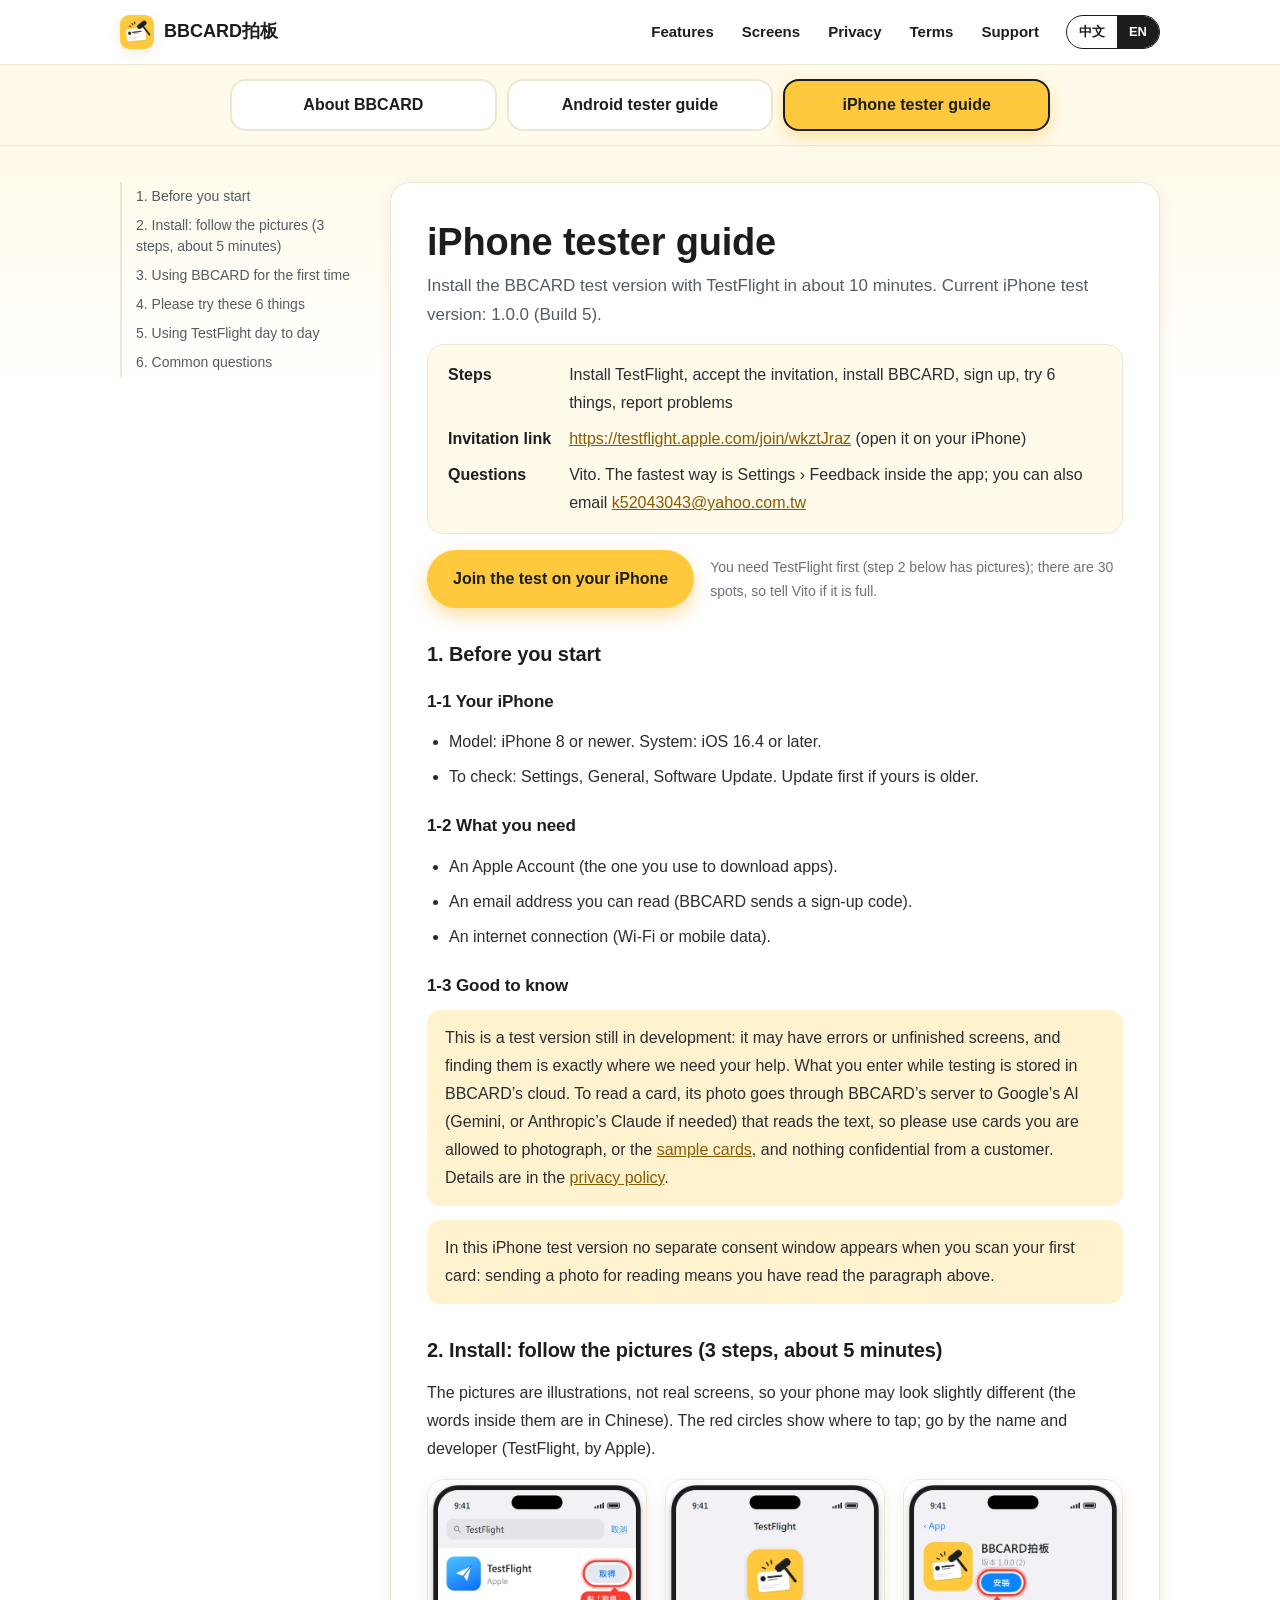
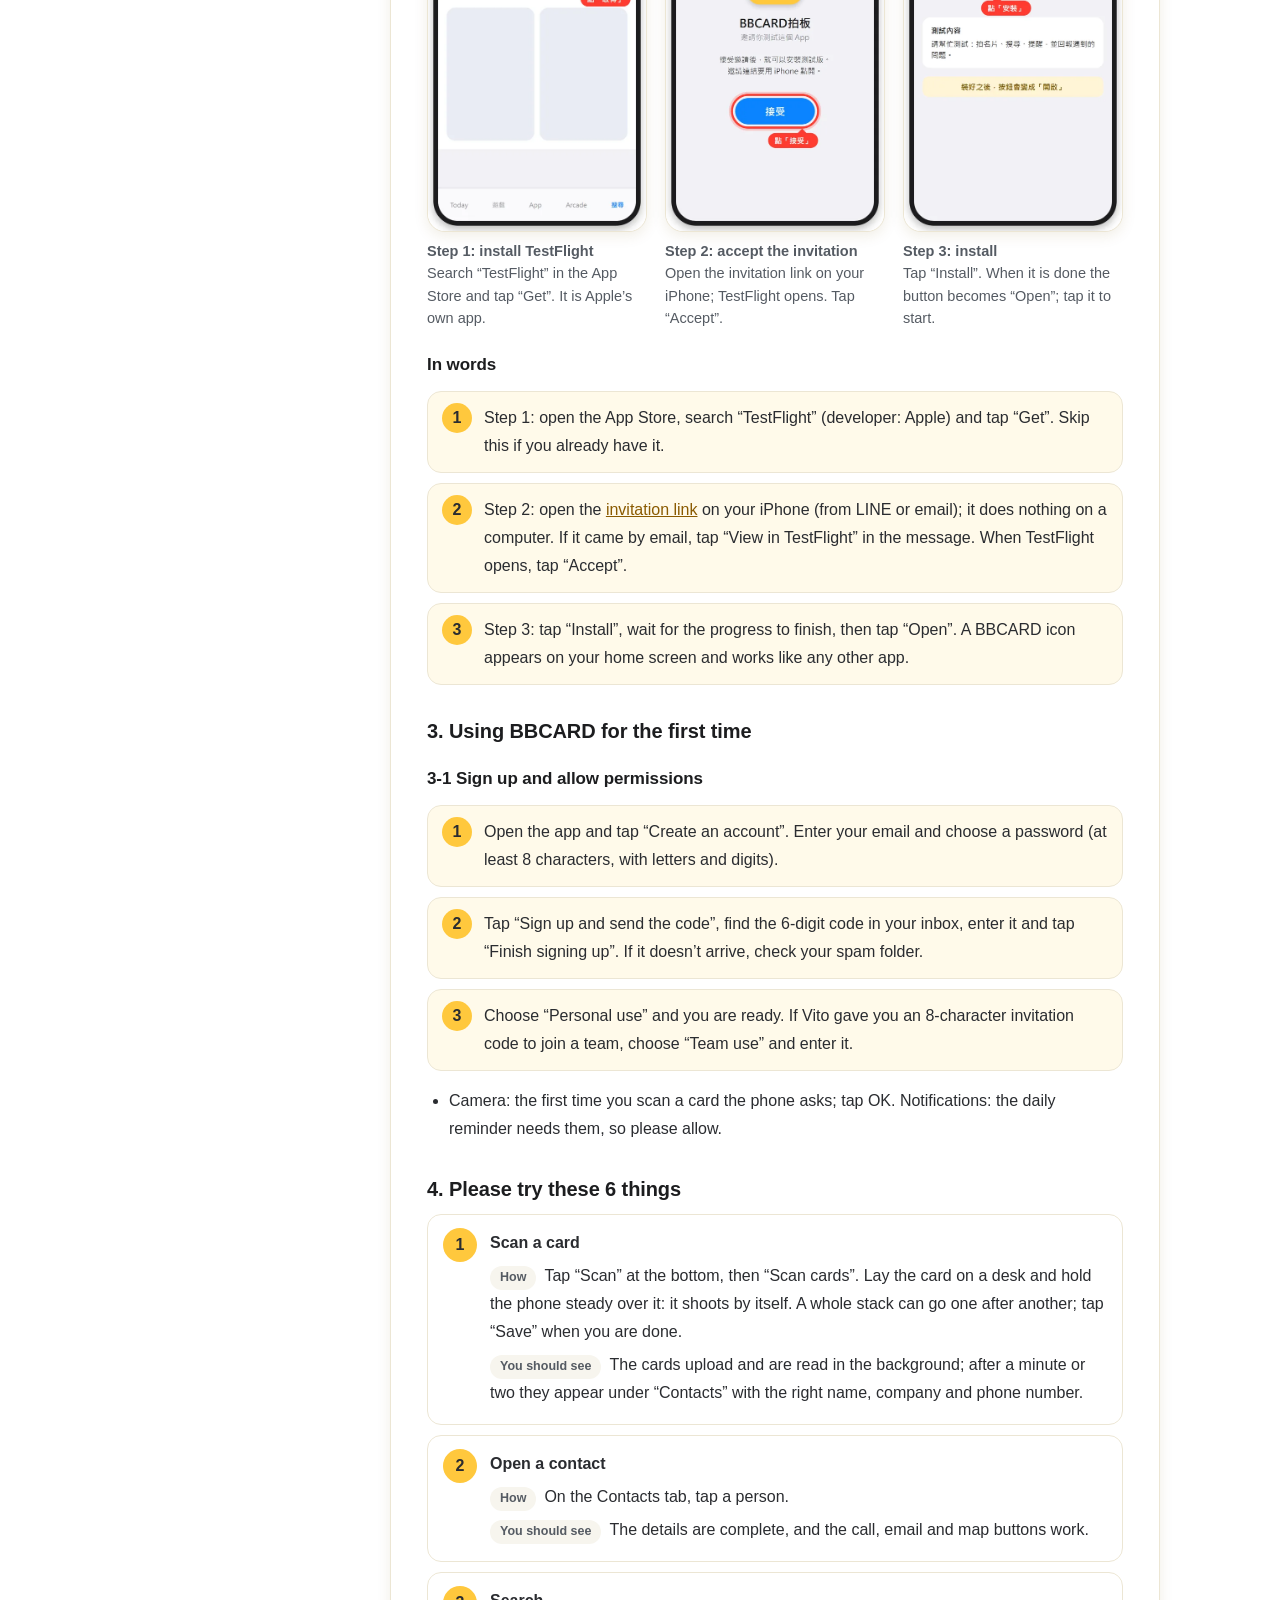
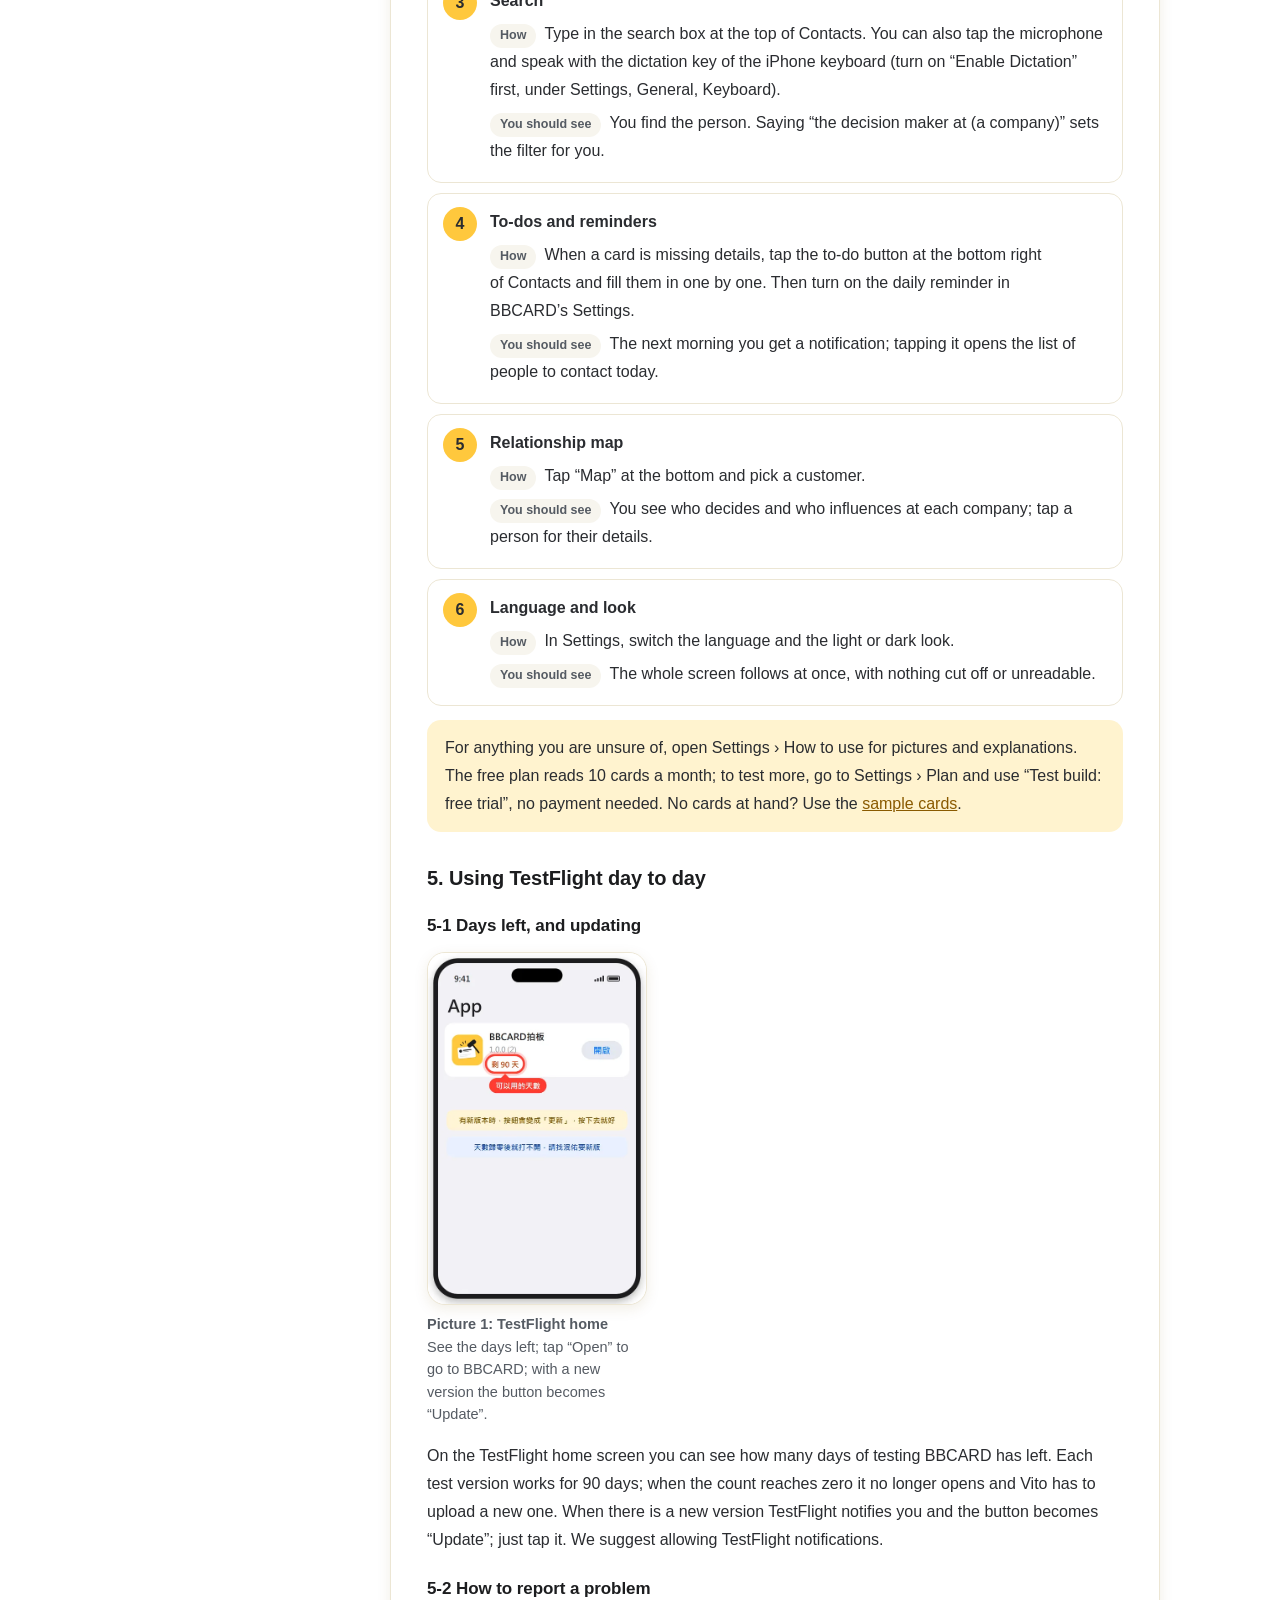
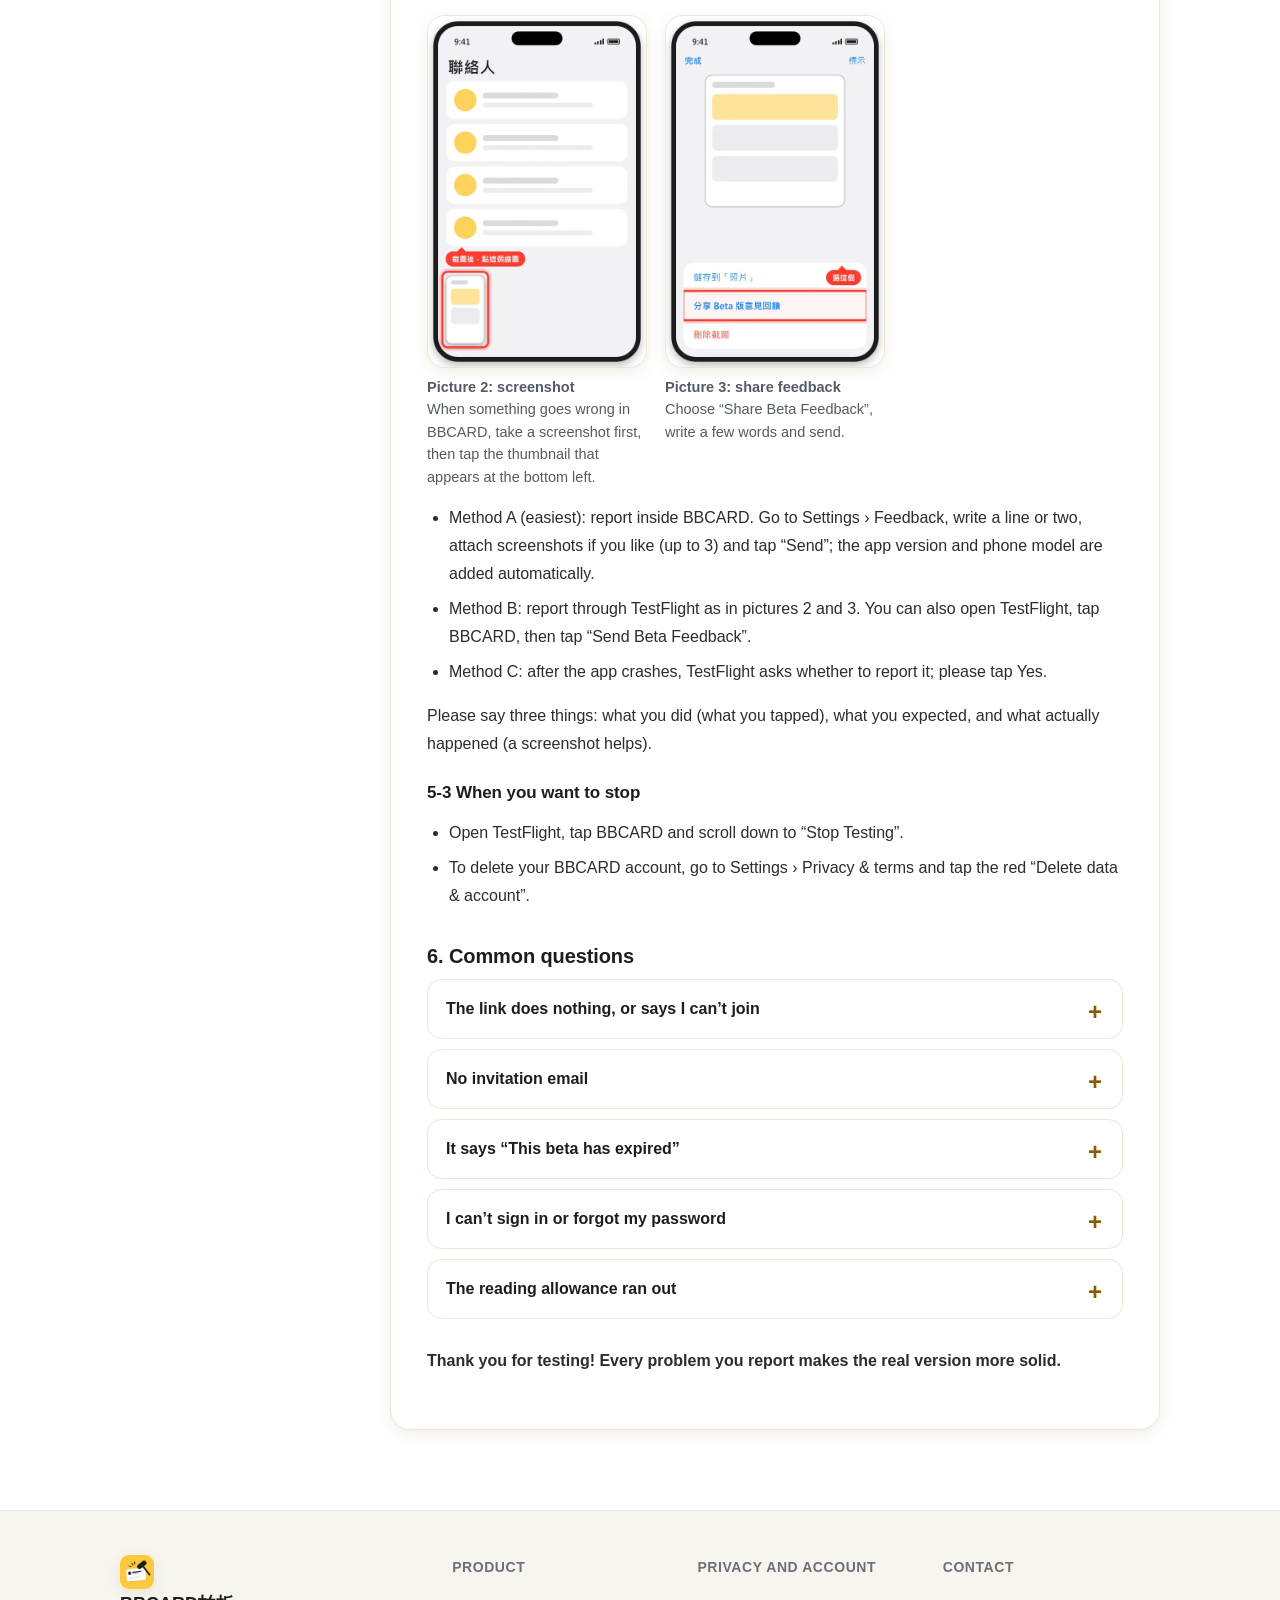
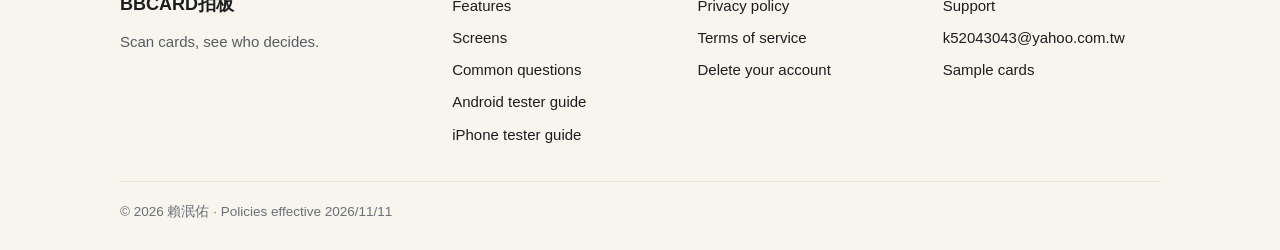
<file: test-ios.html>
<!doctype html>
<html lang="zh-Hant" data-lang="">
<head>
<meta charset="utf-8">
<meta name="viewport" content="width=device-width, initial-scale=1">
<script>(function(){var d=document.documentElement,l=null;try{var h=location.hash.slice(1),m=location.search.match(/[?&]lang=(zh|en)\b/);if(h==='zh'||h==='en')l=h;else if(m)l=m[1];if(!l){try{l=localStorage.getItem('bb-lang')}catch(e){}}if(l!=='zh'&&l!=='en')l=/^zh/i.test(navigator.language||'')?'zh':'en'}catch(e){l='zh'}d.setAttribute('data-lang',l);d.lang=l==='zh'?'zh-Hant':'en'})();</script>
<title data-zh="測試者 iOS 教學｜BBCARD拍板" data-en="iPhone tester guide | BBCARD">測試者 iOS 教學｜BBCARD拍板 / iPhone tester guide | BBCARD</title>
<meta name="description" content="BBCARD拍板 iPhone 測試版的安裝與測試教學：用 TestFlight 安裝、註冊、測 6 件事、回報問題。 How to install and test the BBCARD iPhone test version with TestFlight: install, sign up, try six things, report problems.">
<meta name="theme-color" content="#ffc83d">
<meta name="color-scheme" content="light">
<meta name="robots" content="noindex">
<link rel="icon" type="image/png" sizes="32x32" href="assets/favicon-32.png">
<link rel="apple-touch-icon" href="assets/apple-touch-icon.png">
<meta property="og:type" content="website">
<meta property="og:site_name" content="BBCARD拍板">
<meta property="og:title" content="測試者 iOS 教學｜BBCARD拍板">
<meta property="og:description" content="BBCARD拍板 iPhone 測試版的安裝與測試教學：用 TestFlight 安裝、註冊、測 6 件事、回報問題。">
<meta property="og:url" content="https://k52043043-bit.github.io/bbcard-legal/test-ios.html">
<meta property="og:image" content="https://k52043043-bit.github.io/bbcard-legal/assets/og.png">
<meta name="twitter:card" content="summary_large_image">
<link rel="stylesheet" href="assets/site.css">
<script src="assets/site.js" defer></script>
</head>
<body>
<a class="skip" href="#main"><span class="zh" lang="zh-Hant">跳到主要內容</span><span class="en" lang="en">Skip to main content</span></a>
<header class="site-head"><div class="wrap bar">
<a class="brand" href="index.html"><img src="assets/icon-192.png" width="34" height="34" alt="">BBCARD拍板</a>
<nav class="nav" aria-label="Main"><a href="index.html#features"><span class="zh" lang="zh-Hant">功能</span><span class="en" lang="en">Features</span></a><a href="index.html#screens"><span class="zh" lang="zh-Hant">畫面</span><span class="en" lang="en">Screens</span></a><a href="privacy.html"><span class="zh" lang="zh-Hant">隱私</span><span class="en" lang="en">Privacy</span></a><a href="terms.html"><span class="zh" lang="zh-Hant">條款</span><span class="en" lang="en">Terms</span></a><a href="support.html"><span class="zh" lang="zh-Hant">支援</span><span class="en" lang="en">Support</span></a></nav>
<div class="langsw" role="group" aria-label="Language"><button type="button" data-set-lang="zh" aria-pressed="false" lang="zh-Hant">中文</button><button type="button" data-set-lang="en" aria-pressed="false" lang="en">EN</button></div>
</div></header>
<main id="main">
<div class="audience"><div class="wrap"><nav class="aud" aria-label="Choose / 請選擇"><a href="index.html"><span class="zh" lang="zh-Hant">認識拍板</span><span class="en" lang="en">About BBCARD</span></a><a href="test-android.html"><span class="zh" lang="zh-Hant">測試者 Android 教學</span><span class="en" lang="en">Android tester guide</span></a><a href="test-ios.html" aria-current="page"><span class="zh" lang="zh-Hant">測試者 iOS 教學</span><span class="en" lang="en">iPhone tester guide</span></a></nav></div></div>
<div class="doc-page"><div class="wrap">
<div class="zh" lang="zh-Hant">
<div class="doc-grid"><details class="toc" open><summary>目錄</summary><ol><li><a href="#ios-zh-1">壹、先確認三件事</a></li><li><a href="#ios-zh-2">貳、安裝：看圖照著按（3 步驟，約 5 分鐘）</a></li><li><a href="#ios-zh-3">參、第一次使用 BBCARD</a></li><li><a href="#ios-zh-4">肆、請幫忙測這 6 件事</a></li><li><a href="#ios-zh-5">伍、TestFlight 日常使用</a></li><li><a href="#ios-zh-6">陸、常見問題</a></li></ol></details>
<article class="doc guide"><h1>測試者 iOS 教學</h1><p class="lede">用 TestFlight 安裝 BBCARD拍板測試版，約 10 分鐘。目前 iPhone 測試版：1.0.0（Build 5）。</p><dl class="infobox"><dt>流程</dt><dd>裝 TestFlight、接受邀請、安裝 BBCARD、註冊登入、測 6 件事、回報問題</dd><dt>邀請連結</dt><dd><a href="https://testflight.apple.com/join/wkztJraz" rel="noopener">https://testflight.apple.com/join/wkztJraz</a>（要用 iPhone 點）</dd><dt>有問題找</dt><dd>賴泯佑。App 裡「設定」點「意見回饋」最快；也可以寄信到 <a href="mailto:k52043043@yahoo.com.tw">k52043043@yahoo.com.tw</a></dd></dl><p class="joinrow"><a class="btn primary" href="https://testflight.apple.com/join/wkztJraz" rel="noopener">用 iPhone 加入測試</a><span class="hint">要先裝 TestFlight（下面第 2 步有圖）；名額 30 人，額滿請告訴賴泯佑。</span></p>
<section id="ios-zh-1"><h2>壹、先確認三件事</h2><h3>1-1 你的 iPhone</h3><ul><li>機型：iPhone 8 或更新。系統：iOS 16.4 以上。</li><li>怎麼看系統版本：設定、一般、軟體更新。版本太舊就先更新。</li></ul>
<h3>1-2 你需要準備</h3><ul><li>一個 Apple 帳號（平常在 App Store 下載 App 用的那個）。</li><li>一個收得到信的 Email（註冊 BBCARD 要收驗證碼）。</li><li>網路（Wi-Fi 或行動網路都可以）。</li></ul>
<h3>1-3 先知道</h3><p class="callout">這是「測試版」，還在開發，可能有錯誤或畫面不完整，這正是需要你幫忙找出來的地方。測試期間你輸入的資料會存在 BBCARD 的雲端。名片辨識時，照片會經 BBCARD 的伺服器交給 Google 的 AI（Gemini，必要時改由 Anthropic 的 Claude）讀出文字，所以請用你同意拍的名片，或用<a href="sample-cards.html">範例名片</a>，不要拿客戶機密資料來試。細節見<a href="privacy.html">隱私權政策</a>。</p><p class="callout">這一版 iPhone 測試版在第一次拍名片時，不會另外跳出同意視窗：照片送去辨識，就代表你已經看過上面這段說明。</p></section>
<section id="ios-zh-2"><h2>貳、安裝：看圖照著按（3 步驟，約 5 分鐘）</h2><p>下面的圖是示意圖，不是實際畫面，你的手機看起來可能略有不同。紅色圈圈是要點的地方；圖示以名稱和開發者為準（TestFlight，開發者是 Apple）。</p>
<div class="figs"><figure><img src="assets/guide/ios-1.webp" width="520" height="837" loading="lazy" decoding="async" alt="步驟 1：在 App Store 安裝 TestFlight"><figcaption><strong>步驟 1　安裝 TestFlight</strong><br>到 App Store 搜尋「TestFlight」，點「取得」。這是 Apple 官方的 App。</figcaption></figure><figure><img src="assets/guide/ios-2.webp" width="520" height="837" loading="lazy" decoding="async" alt="步驟 2：接受邀請"><figcaption><strong>步驟 2　接受邀請</strong><br>用 iPhone 點邀請連結，TestFlight 會開啟，點「接受」。</figcaption></figure><figure><img src="assets/guide/ios-3.webp" width="520" height="837" loading="lazy" decoding="async" alt="步驟 3：安裝 BBCARD拍板"><figcaption><strong>步驟 3　安裝</strong><br>點「安裝」。裝好之後按鈕會變成「開啟」，點它就能開始用。</figcaption></figure></div>
<h3>文字說明</h3><ol class="num"><li>步驟 1：打開 App Store，搜尋「TestFlight」（開發者是 Apple），點「取得」。已經裝過就跳過。</li><li>步驟 2：一定要在 iPhone 上點<a href="https://testflight.apple.com/join/wkztJraz" rel="noopener">邀請連結</a>（LINE、Email 都可以），用電腦開沒有用。Email 邀請的話，點信裡的「在 TestFlight 中檢視」。TestFlight 開啟後，點「接受」。</li><li>步驟 3：點「安裝」，等進度跑完，再點「開啟」。之後桌面上會出現 BBCARD拍板 的圖示，和一般 App 一樣使用。</li></ol></section>
<section id="ios-zh-3"><h2>參、第一次使用 BBCARD</h2><h3>3-1 註冊帳號與允許權限</h3><ol class="num"><li>開啟後點「註冊新帳號」，輸入 Email，設定密碼（至少 8 個字，要有英文字母和數字）。</li><li>按「註冊，寄驗證碼」，到信箱找 6 位數驗證碼輸入，再按「完成註冊」。沒收到的話先看垃圾郵件。</li><li>進去之後選「個人使用」就能開始。如果賴泯佑給了 8 碼邀請碼，要加入團隊，就選「團隊使用」並輸入邀請碼。</li></ol><ul><li>相機：第一次拍名片時手機會問，請按「好」。通知：每天提醒要用到，建議允許。</li></ul></section>
<section id="ios-zh-4"><h2>肆、請幫忙測這 6 件事</h2><ol class="tests"><li><strong>拍名片</strong><p><span class="k">怎麼做</span>點下方「掃描」，再點「拍名片」。把名片放桌上、手機對準，拿穩就會自動拍。一疊名片可以一張接一張拍，拍完按「儲存」。</p><p><span class="k">正常的樣子</span>名片在背景上傳、辨識，1～2 分鐘後出現在「聯絡人」，姓名、公司、電話都對。</p></li><li><strong>看名片卡</strong><p><span class="k">怎麼做</span>在「聯絡人」點一位。</p><p><span class="k">正常的樣子</span>資料完整，打電話、寄信、地圖的按鈕點得動。</p></li><li><strong>搜尋</strong><p><span class="k">怎麼做</span>在「聯絡人」上方搜尋框打字。也可以點麥克風，用 iPhone 鍵盤上的麥克風說話（要先到 設定、一般、鍵盤，開啟「啟用聽寫」）。</p><p><span class="k">正常的樣子</span>找得到人。說「某某公司的決策者」會自動設好條件。</p></li><li><strong>待辦與提醒</strong><p><span class="k">怎麼做</span>名片缺資料時，點「聯絡人」右下角的待辦，一位一位補。再到 BBCARD 的「設定」打開「每天提醒」。</p><p><span class="k">正常的樣子</span>隔天早上收到通知，點通知會打開「今天要聯絡」的清單。</p></li><li><strong>關係圖</strong><p><span class="k">怎麼做</span>點下方「關係圖」，選一個客戶。</p><p><span class="k">正常的樣子</span>看得到每家公司誰決策、誰影響，點人可以看資料。</p></li><li><strong>語言與外觀</strong><p><span class="k">怎麼做</span>到「設定」，換語言、換淺色或深色。</p><p><span class="k">正常的樣子</span>整個畫面馬上跟著換，沒有跑版或看不到的字。</p></li></ol><p class="callout">不會用的功能，到「設定」點「使用教學」有圖文說明。免費版每月辨識 10 張，要多測可到「設定」的「方案」，用「測試版：免費試用」，不用付費。沒有名片可以用<a href="sample-cards.html">範例名片</a>。</p></section>
<section id="ios-zh-5"><h2>伍、TestFlight 日常使用</h2><h3>5-1 看剩幾天、有新版就更新</h3>
<div class="figs"><figure><img src="assets/guide/ios-4.webp" width="520" height="837" loading="lazy" decoding="async" alt="TestFlight 首頁：剩幾天、開啟、更新"><figcaption><strong>圖 1　TestFlight 首頁</strong><br>看剩幾天；點「開啟」進 BBCARD；有新版會變成「更新」。</figcaption></figure></div>
<p>打開 TestFlight 的首頁，就能看到 BBCARD拍板 的測試還剩幾天。每個測試版只能用 90 天，天數歸零就打不開，請賴泯佑上傳新版。有新版本時，TestFlight 會通知你，按鈕會變成「更新」，按下去就好。建議允許 TestFlight 的通知。</p>
<h3>5-2 遇到問題怎麼回報</h3>
<div class="figs"><figure><img src="assets/guide/ios-5.webp" width="520" height="837" loading="lazy" decoding="async" alt="在 BBCARD 裡截圖，點左下角的縮圖"><figcaption><strong>圖 2　截圖</strong><br>在 BBCARD 裡遇到問題，先截圖，再點左下角出現的縮圖。</figcaption></figure><figure><img src="assets/guide/ios-6.webp" width="520" height="837" loading="lazy" decoding="async" alt="選「分享 Beta 版意見回饋」"><figcaption><strong>圖 3　分享意見回饋</strong><br>選「分享 Beta 版意見回饋」，寫幾句話送出。</figcaption></figure></div>
<ul><li>方法 A（最簡單）：直接在 BBCARD 裡回報。到「設定」點「意見回饋」，寫一兩句，可以附截圖（最多 3 張），按「送出」，會自動附上 App 版本和手機型號。</li><li>方法 B：照上面的圖 2、圖 3 用 TestFlight 回報。也可以打開 TestFlight，點 BBCARD拍板，再點「傳送測試版意見回饋」。</li><li>方法 C：App 閃退之後，TestFlight 會問你要不要回報，請按「是」。</li></ul>
<p>回報時請寫三件事：你做了什麼（按了哪裡）、你以為會怎麼樣、實際發生了什麼（有截圖更好）。</p>
<h3>5-3 不想再測了</h3><ul><li>打開 TestFlight，點 BBCARD拍板，往下找「停止測試」。</li><li>想刪掉 BBCARD 的帳號，到「設定」的「隱私與條款」，點紅字「刪除資料與帳號」。</li></ul></section>
<section id="ios-zh-6"><h2>陸、常見問題</h2><div class="faq"><details><summary>點連結沒反應，或說無法加入</summary><p>確認是用 iPhone 點的、系統是 iOS 16.4 以上。還是不行，可能是邀請滿了或失效，請找賴泯佑。</p></details><details><summary>沒收到邀請信</summary><p>先看垃圾郵件。也可以直接用賴泯佑傳給你的連結。</p></details><details><summary>顯示「此 Beta 版已過期」</summary><p>每個測試版只能用 90 天，期限到就打不開。請賴泯佑上傳新版，再從 TestFlight 更新。</p></details><details><summary>登入失敗、忘記密碼</summary><p>在登入頁點「忘記密碼／還沒設過密碼」，用 Email 收驗證碼重設。</p></details><details><summary>辨識張數用完了</summary><p>免費版每月 10 張。到「設定」的「方案」，用「測試版：免費試用」可以免費試更高的方案。</p></details></div><p class="thanks">謝謝你幫忙測試！你回報的每一個問題，都會讓正式版更穩。</p></section>
</article></div>
</div>
<div class="en" lang="en">
<div class="doc-grid"><details class="toc" open><summary>Contents</summary><ol><li><a href="#ios-en-1">1. Before you start</a></li><li><a href="#ios-en-2">2. Install: follow the pictures (3 steps, about 5 minutes)</a></li><li><a href="#ios-en-3">3. Using BBCARD for the first time</a></li><li><a href="#ios-en-4">4. Please try these 6 things</a></li><li><a href="#ios-en-5">5. Using TestFlight day to day</a></li><li><a href="#ios-en-6">6. Common questions</a></li></ol></details>
<article class="doc guide"><h1>iPhone tester guide</h1><p class="lede">Install the BBCARD test version with TestFlight in about 10 minutes. Current iPhone test version: 1.0.0 (Build 5).</p><dl class="infobox"><dt>Steps</dt><dd>Install TestFlight, accept the invitation, install BBCARD, sign up, try 6 things, report problems</dd><dt>Invitation link</dt><dd><a href="https://testflight.apple.com/join/wkztJraz" rel="noopener">https://testflight.apple.com/join/wkztJraz</a> (open it on your iPhone)</dd><dt>Questions</dt><dd>Vito. The fastest way is Settings › Feedback inside the app; you can also email <a href="mailto:k52043043@yahoo.com.tw">k52043043@yahoo.com.tw</a></dd></dl><p class="joinrow"><a class="btn primary" href="https://testflight.apple.com/join/wkztJraz" rel="noopener">Join the test on your iPhone</a><span class="hint">You need TestFlight first (step 2 below has pictures); there are 30 spots, so tell Vito if it is full.</span></p>
<section id="ios-en-1"><h2>1. Before you start</h2><h3>1-1 Your iPhone</h3><ul><li>Model: iPhone 8 or newer. System: iOS 16.4 or later.</li><li>To check: Settings, General, Software Update. Update first if yours is older.</li></ul>
<h3>1-2 What you need</h3><ul><li>An Apple Account (the one you use to download apps).</li><li>An email address you can read (BBCARD sends a sign-up code).</li><li>An internet connection (Wi-Fi or mobile data).</li></ul>
<h3>1-3 Good to know</h3><p class="callout">This is a test version still in development: it may have errors or unfinished screens, and finding them is exactly where we need your help. What you enter while testing is stored in BBCARD’s cloud. To read a card, its photo goes through BBCARD’s server to Google’s AI (Gemini, or Anthropic’s Claude if needed) that reads the text, so please use cards you are allowed to photograph, or the <a href="sample-cards.html">sample cards</a>, and nothing confidential from a customer. Details are in the <a href="privacy.html">privacy policy</a>.</p><p class="callout">In this iPhone test version no separate consent window appears when you scan your first card: sending a photo for reading means you have read the paragraph above.</p></section>
<section id="ios-en-2"><h2>2. Install: follow the pictures (3 steps, about 5 minutes)</h2><p>The pictures are illustrations, not real screens, so your phone may look slightly different (the words inside them are in Chinese). The red circles show where to tap; go by the name and developer (TestFlight, by Apple).</p>
<div class="figs"><figure><img src="assets/guide/ios-1.webp" width="520" height="837" loading="lazy" decoding="async" alt="Step 1: install TestFlight from the App Store"><figcaption><strong>Step 1: install TestFlight</strong><br>Search “TestFlight” in the App Store and tap “Get”. It is Apple’s own app.</figcaption></figure><figure><img src="assets/guide/ios-2.webp" width="520" height="837" loading="lazy" decoding="async" alt="Step 2: accept the invitation"><figcaption><strong>Step 2: accept the invitation</strong><br>Open the invitation link on your iPhone; TestFlight opens. Tap “Accept”.</figcaption></figure><figure><img src="assets/guide/ios-3.webp" width="520" height="837" loading="lazy" decoding="async" alt="Step 3: install BBCARD"><figcaption><strong>Step 3: install</strong><br>Tap “Install”. When it is done the button becomes “Open”; tap it to start.</figcaption></figure></div>
<h3>In words</h3><ol class="num"><li>Step 1: open the App Store, search “TestFlight” (developer: Apple) and tap “Get”. Skip this if you already have it.</li><li>Step 2: open the <a href="https://testflight.apple.com/join/wkztJraz" rel="noopener">invitation link</a> on your iPhone (from LINE or email); it does nothing on a computer. If it came by email, tap “View in TestFlight” in the message. When TestFlight opens, tap “Accept”.</li><li>Step 3: tap “Install”, wait for the progress to finish, then tap “Open”. A BBCARD icon appears on your home screen and works like any other app.</li></ol></section>
<section id="ios-en-3"><h2>3. Using BBCARD for the first time</h2><h3>3-1 Sign up and allow permissions</h3><ol class="num"><li>Open the app and tap “Create an account”. Enter your email and choose a password (at least 8 characters, with letters and digits).</li><li>Tap “Sign up and send the code”, find the 6-digit code in your inbox, enter it and tap “Finish signing up”. If it doesn’t arrive, check your spam folder.</li><li>Choose “Personal use” and you are ready. If Vito gave you an 8-character invitation code to join a team, choose “Team use” and enter it.</li></ol><ul><li>Camera: the first time you scan a card the phone asks; tap OK. Notifications: the daily reminder needs them, so please allow.</li></ul></section>
<section id="ios-en-4"><h2>4. Please try these 6 things</h2><ol class="tests"><li><strong>Scan a card</strong><p><span class="k">How</span>Tap “Scan” at the bottom, then “Scan cards”. Lay the card on a desk and hold the phone steady over it: it shoots by itself. A whole stack can go one after another; tap “Save” when you are done.</p><p><span class="k">You should see</span>The cards upload and are read in the background; after a minute or two they appear under “Contacts” with the right name, company and phone number.</p></li><li><strong>Open a contact</strong><p><span class="k">How</span>On the Contacts tab, tap a person.</p><p><span class="k">You should see</span>The details are complete, and the call, email and map buttons work.</p></li><li><strong>Search</strong><p><span class="k">How</span>Type in the search box at the top of Contacts. You can also tap the microphone and speak with the dictation key of the iPhone keyboard (turn on “Enable Dictation” first, under Settings, General, Keyboard).</p><p><span class="k">You should see</span>You find the person. Saying “the decision maker at (a company)” sets the filter for you.</p></li><li><strong>To-dos and reminders</strong><p><span class="k">How</span>When a card is missing details, tap the to-do button at the bottom right of Contacts and fill them in one by one. Then turn on the daily reminder in BBCARD’s Settings.</p><p><span class="k">You should see</span>The next morning you get a notification; tapping it opens the list of people to contact today.</p></li><li><strong>Relationship map</strong><p><span class="k">How</span>Tap “Map” at the bottom and pick a customer.</p><p><span class="k">You should see</span>You see who decides and who influences at each company; tap a person for their details.</p></li><li><strong>Language and look</strong><p><span class="k">How</span>In Settings, switch the language and the light or dark look.</p><p><span class="k">You should see</span>The whole screen follows at once, with nothing cut off or unreadable.</p></li></ol><p class="callout">For anything you are unsure of, open Settings › How to use for pictures and explanations. The free plan reads 10 cards a month; to test more, go to Settings › Plan and use “Test build: free trial”, no payment needed. No cards at hand? Use the <a href="sample-cards.html">sample cards</a>.</p></section>
<section id="ios-en-5"><h2>5. Using TestFlight day to day</h2><h3>5-1 Days left, and updating</h3>
<div class="figs"><figure><img src="assets/guide/ios-4.webp" width="520" height="837" loading="lazy" decoding="async" alt="TestFlight home: days left, Open, Update"><figcaption><strong>Picture 1: TestFlight home</strong><br>See the days left; tap “Open” to go to BBCARD; with a new version the button becomes “Update”.</figcaption></figure></div>
<p>On the TestFlight home screen you can see how many days of testing BBCARD has left. Each test version works for 90 days; when the count reaches zero it no longer opens and Vito has to upload a new one. When there is a new version TestFlight notifies you and the button becomes “Update”; just tap it. We suggest allowing TestFlight notifications.</p>
<h3>5-2 How to report a problem</h3>
<div class="figs"><figure><img src="assets/guide/ios-5.webp" width="520" height="837" loading="lazy" decoding="async" alt="Take a screenshot in BBCARD and tap the thumbnail at the bottom left"><figcaption><strong>Picture 2: screenshot</strong><br>When something goes wrong in BBCARD, take a screenshot first, then tap the thumbnail that appears at the bottom left.</figcaption></figure><figure><img src="assets/guide/ios-6.webp" width="520" height="837" loading="lazy" decoding="async" alt="Choose “Share Beta Feedback”"><figcaption><strong>Picture 3: share feedback</strong><br>Choose “Share Beta Feedback”, write a few words and send.</figcaption></figure></div>
<ul><li>Method A (easiest): report inside BBCARD. Go to Settings › Feedback, write a line or two, attach screenshots if you like (up to 3) and tap “Send”; the app version and phone model are added automatically.</li><li>Method B: report through TestFlight as in pictures 2 and 3. You can also open TestFlight, tap BBCARD, then tap “Send Beta Feedback”.</li><li>Method C: after the app crashes, TestFlight asks whether to report it; please tap Yes.</li></ul>
<p>Please say three things: what you did (what you tapped), what you expected, and what actually happened (a screenshot helps).</p>
<h3>5-3 When you want to stop</h3><ul><li>Open TestFlight, tap BBCARD and scroll down to “Stop Testing”.</li><li>To delete your BBCARD account, go to Settings › Privacy &amp; terms and tap the red “Delete data &amp; account”.</li></ul></section>
<section id="ios-en-6"><h2>6. Common questions</h2><div class="faq"><details><summary>The link does nothing, or says I can’t join</summary><p>Make sure you opened it on an iPhone running iOS 16.4 or later. If it still fails, the invitation may be full or expired: ask Vito.</p></details><details><summary>No invitation email</summary><p>Check your spam folder. You can also use the link Vito sent you.</p></details><details><summary>It says “This beta has expired”</summary><p>Each test version lasts 90 days. Ask Vito to upload a new one, then update it from TestFlight.</p></details><details><summary>I can’t sign in or forgot my password</summary><p>On the sign-in screen tap “Forgot password / no password yet” and use the emailed code to set a new one.</p></details><details><summary>The reading allowance ran out</summary><p>The free plan reads 10 cards a month. Under Settings › Plan, “Test build: free trial” lets you try a higher plan for free.</p></details></div><p class="thanks">Thank you for testing! Every problem you report makes the real version more solid.</p></section>
</article></div>
</div>
</div></div></main>
<footer class="site-foot"><div class="wrap">
<div class="foot">
<div><a class="brand" href="index.html" style="padding:0"><img src="assets/icon-192.png" width="34" height="34" alt="">BBCARD拍板</a><p><span class="zh" lang="zh-Hant">名片掃描，看懂誰拍板。</span><span class="en" lang="en">Scan cards, see who decides.</span></p></div>
<div><h4><span class="zh" lang="zh-Hant">產品</span><span class="en" lang="en">Product</span></h4><a href="index.html#features"><span class="zh" lang="zh-Hant">功能</span><span class="en" lang="en">Features</span></a><a href="index.html#screens"><span class="zh" lang="zh-Hant">畫面一覽</span><span class="en" lang="en">Screens</span></a><a href="index.html#faq"><span class="zh" lang="zh-Hant">常見問題</span><span class="en" lang="en">Common questions</span></a><a href="test-android.html"><span class="zh" lang="zh-Hant">測試者 Android 教學</span><span class="en" lang="en">Android tester guide</span></a><a href="test-ios.html"><span class="zh" lang="zh-Hant">測試者 iOS 教學</span><span class="en" lang="en">iPhone tester guide</span></a></div>
<div><h4><span class="zh" lang="zh-Hant">隱私與帳號</span><span class="en" lang="en">Privacy and account</span></h4><a href="privacy.html"><span class="zh" lang="zh-Hant">隱私權政策</span><span class="en" lang="en">Privacy policy</span></a><a href="terms.html"><span class="zh" lang="zh-Hant">服務條款</span><span class="en" lang="en">Terms of service</span></a><a href="delete-account.html"><span class="zh" lang="zh-Hant">刪除帳號</span><span class="en" lang="en">Delete your account</span></a></div>
<div><h4><span class="zh" lang="zh-Hant">聯絡</span><span class="en" lang="en">Contact</span></h4><a href="support.html"><span class="zh" lang="zh-Hant">支援</span><span class="en" lang="en">Support</span></a><a href="mailto:k52043043@yahoo.com.tw">k52043043@yahoo.com.tw</a><a href="sample-cards.html"><span class="zh" lang="zh-Hant">範例名片</span><span class="en" lang="en">Sample cards</span></a></div>
</div>
<div class="legal-line">© 2026 賴泯佑 · <span class="zh" lang="zh-Hant">政策生效日期</span><span class="en" lang="en">Policies effective</span> 2026/11/11</div>
</div></footer>
</body>
</html>
</file>
<file: assets/site.css>
:root{--y:#ffc83d;--y-d:#f0aa00;--y-soft:#fff3cf;--y-bg:#fffaea;--ink:#1c1d1f;--sub:#555b63;--mute:#6b7078;--line:#ece6d4;--paper:#fff;--gray:#f7f5ee;--link:#8a5a00;--r:20px;--shadow:0 14px 36px rgba(122,84,0,.14);--shadow-s:0 4px 14px rgba(122,84,0,.10);color-scheme:light}
*{box-sizing:border-box}
html{-webkit-text-size-adjust:100%;scroll-padding-top:84px}
@media (prefers-reduced-motion:no-preference){html{scroll-behavior:smooth}}
body{margin:0;background:var(--paper);color:var(--ink);font:16px/1.75 -apple-system,BlinkMacSystemFont,"Segoe UI","Noto Sans TC","PingFang TC","Microsoft JhengHei",Roboto,"Helvetica Neue",Arial,sans-serif;-webkit-font-smoothing:antialiased}
img{max-width:100%;height:auto;display:block}
a{color:var(--link)}
a:focus-visible,button:focus-visible,summary:focus-visible{outline:3px solid var(--ink);outline-offset:3px;border-radius:6px}
.skip{position:absolute;left:-999px;top:8px;background:var(--ink);color:#fff;padding:8px 14px;border-radius:8px;z-index:60}
.skip:focus{left:8px}
html[data-lang="zh"] .en,html[data-lang="en"] .zh{display:none!important}
.wrap{max-width:1080px;margin:0 auto;padding:0 20px}
h1,h2,h3{line-height:1.25;letter-spacing:-.005em;text-wrap:balance}
p,li{text-wrap:pretty}

/* header */
.site-head{position:sticky;top:0;z-index:40;background:#fff;border-bottom:1px solid var(--line)}
@supports (backdrop-filter:blur(8px)){.site-head{background:rgba(255,255,255,.86);backdrop-filter:saturate(170%) blur(12px)}}
.bar{display:flex;align-items:center;gap:14px;min-height:64px}
.brand{display:flex;align-items:center;gap:10px;font-weight:800;font-size:18px;color:var(--ink);text-decoration:none;white-space:nowrap}
.brand img{width:34px;height:34px;border-radius:9px;box-shadow:var(--shadow-s)}
.nav{display:flex;gap:2px;margin-left:auto;align-items:center}
.nav a{padding:8px 13px;border-radius:999px;color:var(--ink);text-decoration:none;font-weight:600;font-size:15px}
.nav a:hover,.nav a[aria-current="page"]{background:var(--y-soft)}
.langsw{display:flex;border:1.5px solid var(--ink);border-radius:999px;overflow:hidden}
.langsw button{font:inherit;font-size:13px;font-weight:700;border:0;background:transparent;padding:5px 12px;cursor:pointer;color:var(--ink)}
.langsw button[aria-pressed="true"]{background:var(--ink);color:#fff}
@media (max-width:760px){.bar{flex-wrap:wrap;gap:0 12px;padding-top:8px}.langsw{order:2;margin-left:auto}.nav{order:3;flex-basis:100%;margin:6px -20px 0;padding:0 14px 8px;overflow-x:auto;white-space:nowrap;-webkit-overflow-scrolling:touch}.nav a{flex:none}}

/* buttons */
.btn{display:inline-flex;align-items:center;gap:8px;padding:13px 24px;border-radius:999px;font-weight:700;font-size:16px;text-decoration:none;border:2px solid transparent;transition:transform .15s,box-shadow .15s,background .15s;cursor:pointer;font-family:inherit}
.btn.primary{background:var(--y);color:var(--ink);box-shadow:0 8px 18px rgba(240,170,0,.35)}
.btn.primary:hover{background:#ffbb14;transform:translateY(-1px)}
.btn.ghost{border-color:var(--ink);color:var(--ink);background:transparent}
.btn.ghost:hover{background:var(--ink);color:#fff}
.btn.dark{background:var(--ink);color:#fff}
.btn.dark:hover{background:#000;transform:translateY(-1px)}

/* hero */
.hero{background:linear-gradient(180deg,#fff 0%,var(--y-bg) 100%);overflow:hidden}
.hero-grid{display:grid;grid-template-columns:1.08fr .92fr;gap:28px;align-items:center;padding-top:60px;padding-bottom:72px}
.eyebrow{display:inline-block;margin:0 0 14px;padding:5px 14px;border-radius:999px;background:var(--y-soft);color:#6b4500;font-weight:700;font-size:14px}
.hero h1{font-size:clamp(34px,5.6vw,60px);margin:0 0 18px;font-weight:800}
.lead{font-size:clamp(16px,2vw,19px);color:var(--sub);max-width:34em;margin:0 0 26px}
.cta{display:flex;flex-wrap:wrap;gap:12px;margin-bottom:16px}
.note{color:var(--mute);font-size:14px;margin:0}
.chips{display:flex;flex-wrap:wrap;gap:8px;margin:26px 0 0;padding:0;list-style:none}
.chips li{background:#fff;border:1px solid var(--line);border-radius:999px;padding:5px 13px;font-size:13.5px;font-weight:600;color:#3a3d42}
.stage{position:relative;width:min(100%,430px);margin:0 auto;aspect-ratio:430/650}
.stage::before{content:"";position:absolute;inset:8% -8% 0 -8%;border-radius:50%;background:radial-gradient(circle at 40% 35%,#ffe9a8,#ffd25f 58%,rgba(255,200,61,0) 72%)}
.stage img{position:absolute;width:58%;height:auto;border-radius:30px;border:5px solid #fff;box-shadow:var(--shadow)}
.stage .a{left:0;top:0;transform:rotate(-4deg)}
.stage .b{right:0;top:11%;transform:rotate(4deg)}
@media (max-width:860px){.hero-grid{grid-template-columns:1fr;padding-top:36px;padding-bottom:44px}.stage{width:min(100%,360px)}}

/* sections */
.sec{padding:76px 0}
.sec.gray{background:var(--gray)}
.sec.tint{background:var(--y-bg)}
.sec-title{font-size:clamp(26px,3.6vw,38px);margin:0 0 10px;font-weight:800}
.sec-sub{color:var(--sub);margin:0 0 36px;max-width:40em}
.steps{display:grid;grid-template-columns:repeat(3,1fr);gap:20px;margin:0;padding:0;list-style:none}
.step{background:#fff;border:1px solid var(--line);border-radius:var(--r);padding:26px 24px;box-shadow:var(--shadow-s)}
.step .n{display:grid;place-items:center;width:38px;height:38px;border-radius:50%;background:var(--y);font-weight:800;margin-bottom:14px}
.step h3,.card h3{font-size:19px;margin:0 0 6px}
.step p,.card p{margin:0;color:var(--sub);font-size:15.5px}
.cards{display:grid;grid-template-columns:repeat(4,1fr);gap:18px}
@media (max-width:1000px){.cards{grid-template-columns:repeat(2,1fr)}}
@media (max-width:600px){.cards{grid-template-columns:1fr}}
.card{background:#fff;border:1px solid var(--line);border-radius:var(--r);padding:24px;transition:transform .15s,box-shadow .15s}
.card:hover{transform:translateY(-3px);box-shadow:var(--shadow)}
.ico{display:grid;place-items:center;width:46px;height:46px;border-radius:13px;background:var(--y-soft);color:#7a4e00;margin-bottom:14px}
.ico svg{width:25px;height:25px;fill:none;stroke:currentColor;stroke-width:1.8;stroke-linecap:round;stroke-linejoin:round}
#screens{overflow-x:hidden;overflow-x:clip}
.gallery{display:flex;gap:18px;overflow-x:auto;scroll-snap-type:x proximity;padding:8px max(20px,calc(50vw - 520px)) 26px;margin:0 calc(50% - 50vw);-webkit-overflow-scrolling:touch;scrollbar-width:thin}
.gallery figure{flex:none;width:min(236px,64vw);margin:0;scroll-snap-align:center}
.gallery img{width:100%;border-radius:24px;box-shadow:var(--shadow)}
.hint{color:var(--mute);font-size:14px;margin:6px 0 0}
.promise{list-style:none;margin:0 0 26px;padding:0;display:grid;grid-template-columns:1fr 1fr;gap:14px}
@media (max-width:860px){.promise{grid-template-columns:1fr}}
.promise li{display:flex;gap:14px;align-items:flex-start;background:#fff;border:1px solid var(--line);border-radius:16px;padding:16px 18px}
.promise .tick{flex:none;width:26px;height:26px;border-radius:50%;background:var(--y);display:grid;place-items:center;margin-top:2px}
.promise .tick svg{width:15px;height:15px;stroke:var(--ink);stroke-width:2.6;fill:none;stroke-linecap:round;stroke-linejoin:round}
.faq-grid{display:grid;grid-template-columns:1fr 1.7fr;gap:48px;align-items:start}
.faq-grid .sec-sub{margin-bottom:0}
@media (max-width:860px){.faq-grid{grid-template-columns:1fr;gap:20px}}
.faq details{border:1px solid var(--line);border-radius:14px;background:#fff;margin:10px 0;padding:0 18px}
.faq summary{cursor:pointer;list-style:none;font-weight:700;padding:15px 30px 15px 0;position:relative}
.faq summary::-webkit-details-marker{display:none}
.faq summary::after{content:"+";position:absolute;right:2px;top:11px;font-size:24px;font-weight:600;color:var(--link)}
.faq details[open] summary::after{content:"–"}
.faq details p{margin:0 0 16px;color:var(--sub)}
.cta-band{background:var(--y);border-radius:28px;padding:48px 28px;text-align:center}
.cta-band h2{margin:0 0 8px;font-size:clamp(24px,3.4vw,34px);font-weight:800}
.cta-band p{margin:0 0 22px;color:#3a3320}
@media (max-width:860px){.steps{grid-template-columns:1fr}.sec{padding:52px 0}}

/* legal and help pages */
.doc-page{padding:36px 0 80px;background:linear-gradient(180deg,var(--y-bg),#fff 260px)}
.doc-grid{display:grid;grid-template-columns:230px minmax(0,1fr);gap:40px;align-items:start}
.doc-solo{max-width:800px;margin:0 auto}
.toc{position:sticky;top:88px;font-size:14px}
.toc summary{display:none;cursor:pointer;font-weight:700}
.toc ol{list-style:none;margin:0;padding:0;border-left:2px solid var(--line)}
.toc a{display:block;padding:4px 0 4px 14px;margin-left:-2px;color:var(--sub);text-decoration:none;border-left:2px solid transparent;line-height:1.5}
.toc a:hover{color:var(--ink);border-left-color:var(--y-d)}
.doc{background:#fff;border:1px solid var(--line);border-radius:var(--r);padding:10px 36px 38px;box-shadow:var(--shadow-s);min-width:0}
.doc h1{font-size:clamp(27px,4vw,38px);margin:26px 0 4px;font-weight:800}
.doc .meta{color:var(--mute);font-size:14px;margin:0 0 8px}
.doc h2{font-size:20px;margin:34px 0 8px}
.doc p,.doc li{color:#2a2c30}
.doc ul,.doc ol{padding-left:22px}
.doc li{margin:7px 0}
.doc ol.num{list-style:none;padding:0;counter-reset:n}
.doc ol.num li{counter-increment:n;position:relative;padding:12px 14px 12px 56px;background:var(--y-bg);border:1px solid var(--line);border-radius:14px;margin:10px 0}
.doc ol.num li::before{content:counter(n);position:absolute;left:14px;top:11px;width:30px;height:30px;border-radius:50%;background:var(--y);display:grid;place-items:center;font-weight:800}
.mailcard{display:flex;flex-wrap:wrap;gap:14px;align-items:center;justify-content:space-between;background:var(--y-bg);border:1px solid var(--line);border-radius:16px;padding:18px 20px;margin:18px 0 8px}
.mailcard p{margin:0}
.doc .faq{max-width:none}
.doc .faq p,.doc .faq li{color:var(--sub)}
.cards2{display:grid;grid-template-columns:repeat(auto-fit,minmax(280px,1fr));gap:18px;margin:16px 0}
.cards2 figure{margin:0}
.cards2 img{border:1px solid var(--line);border-radius:12px;box-shadow:var(--shadow-s)}
@media (max-width:900px){.doc-grid{grid-template-columns:1fr;gap:16px}.toc{position:static}.toc summary{display:block;padding:10px 14px;background:var(--y-soft);border-radius:12px}.toc ol{border:0;padding:8px 4px}.doc{padding:4px 20px 30px}}
.lost{text-align:center;padding:90px 0 110px}
.lost h1{font-size:clamp(28px,4.4vw,42px);margin:0 0 10px}
.lost p{color:var(--sub);margin:0 0 24px}

/* the three-way choice at the top of the home page and the tester guides */
.audience{background:var(--y-bg);border-bottom:1px solid var(--line)}
.aud{display:flex;gap:10px;padding:14px 0;max-width:820px;margin:0 auto}
.aud a{flex:1;display:flex;align-items:center;justify-content:center;text-align:center;min-height:52px;padding:10px 14px;border-radius:16px;background:#fff;border:2px solid var(--line);color:var(--ink);font-weight:800;font-size:16px;line-height:1.3;text-decoration:none;transition:border-color .15s,box-shadow .15s,transform .15s}
.aud a:hover{border-color:var(--ink);transform:translateY(-1px)}
.aud a[aria-current="page"]{background:var(--y);border-color:var(--ink);box-shadow:0 6px 16px rgba(240,170,0,.32)}
@media (max-width:620px){.aud{gap:6px;padding:10px 0}.aud a{font-size:13.5px;padding:8px 6px;border-radius:13px;min-height:50px}}

/* tester guides */
.guide .lede{font-size:17px;color:var(--sub);margin:2px 0 14px}
.infobox{display:grid;grid-template-columns:max-content 1fr;gap:8px 18px;background:var(--y-bg);border:1px solid var(--line);border-radius:16px;padding:16px 20px;margin:14px 0 6px}
.infobox dt{font-weight:800}
.infobox dd{margin:0;color:#2a2c30}
@media (max-width:600px){.infobox{grid-template-columns:1fr;gap:2px}.infobox dd{margin-bottom:10px}}
.guide h3{font-size:17px;margin:24px 0 6px}
.figs{display:grid;grid-template-columns:repeat(auto-fit,minmax(170px,220px));gap:18px;margin:16px 0 8px;justify-content:start}
.figs.wide{grid-template-columns:repeat(auto-fit,minmax(220px,340px))}
@media (max-width:600px){.figs,.figs.wide{grid-template-columns:minmax(0,300px)}}
.figs figure{margin:0}
.figs img{width:100%;border-radius:18px;border:1px solid var(--line);box-shadow:var(--shadow-s);background:#fff}
.figs figcaption{font-size:14.5px;color:var(--sub);margin-top:8px;line-height:1.55}
.callout{background:var(--y-soft);border-radius:14px;padding:14px 18px;margin:14px 0;color:#4a3a00}
.doc ol.tests,.tests{list-style:none;padding:0;margin:12px 0;counter-reset:t}
.tests>li{counter-increment:t;position:relative;padding:14px 16px 12px 62px;background:#fff;border:1px solid var(--line);border-radius:14px;margin:10px 0}
.tests>li::before{content:counter(t);position:absolute;left:15px;top:13px;width:34px;height:34px;border-radius:50%;background:var(--y);display:grid;place-items:center;font-weight:800}
.tests p{margin:5px 0}
.tests .k{display:inline-block;font-size:12.5px;font-weight:700;background:var(--gray);border-radius:999px;padding:1px 10px;margin-right:8px;color:var(--sub)}
.guide .thanks{margin-top:28px;font-weight:700}
.joinrow{display:flex;flex-wrap:wrap;gap:10px 16px;align-items:center;margin:16px 0 4px}
.joinrow .hint{margin:0;flex:1 1 240px}

/* footer */
.site-foot{background:var(--gray);border-top:1px solid var(--line);padding:44px 0 26px;font-size:15px}
.foot{display:grid;grid-template-columns:1.4fr 1fr 1fr 1fr;gap:28px}
.foot h4{margin:0 0 10px;font-size:14px;color:var(--mute);letter-spacing:.04em;text-transform:uppercase}
.foot a{display:block;color:var(--ink);text-decoration:none;padding:3px 0}
.foot a:hover{text-decoration:underline}
.foot .brand{margin-bottom:8px}
.foot p{margin:0;color:var(--sub);max-width:22em}
.legal-line{margin-top:30px;padding-top:18px;border-top:1px solid var(--line);color:var(--mute);font-size:13.5px}
@media (max-width:860px){.foot{grid-template-columns:1fr 1fr}.foot>div:first-child{grid-column:1/-1}}

@media print{.site-head,.site-foot,.toc,.skip,.cta-band,.audience{display:none!important}.doc{border:0;box-shadow:none;padding:0}.doc-page{background:#fff;padding:0}.doc-grid{display:block}}
</file>
